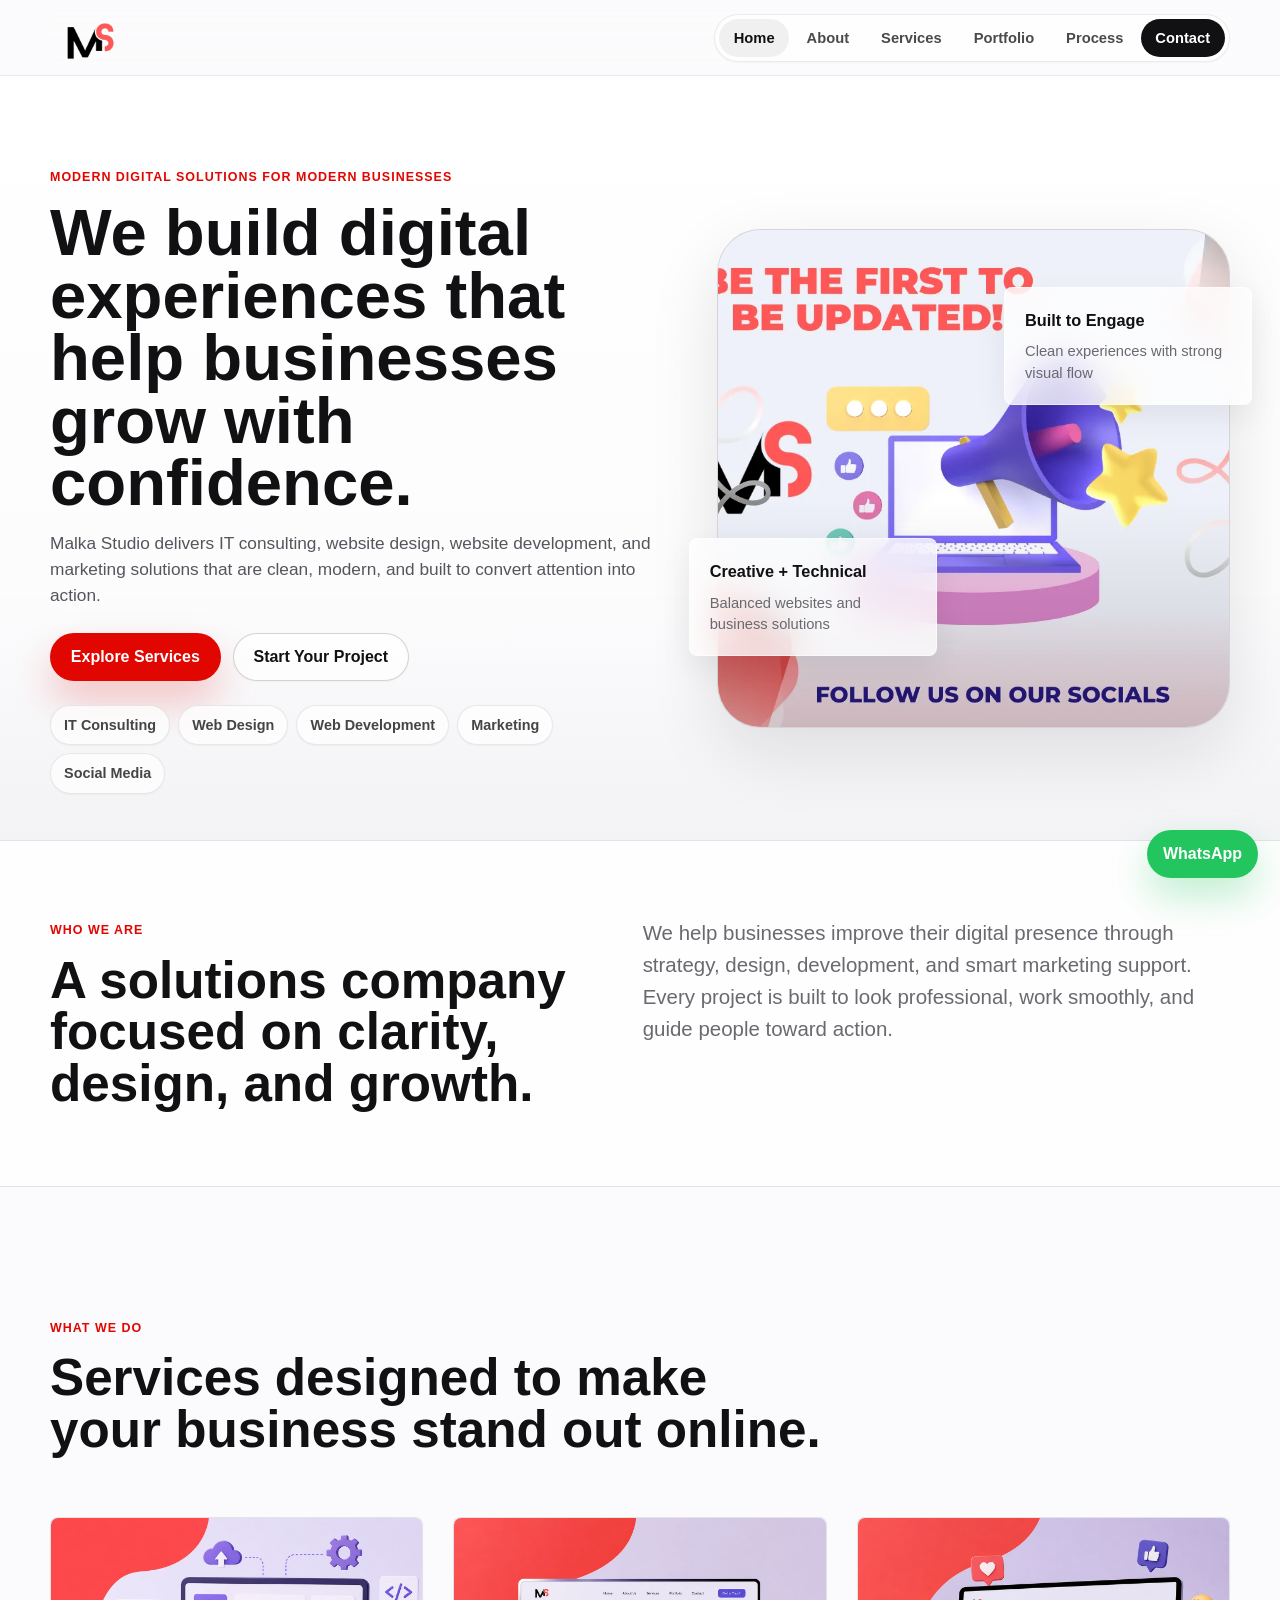
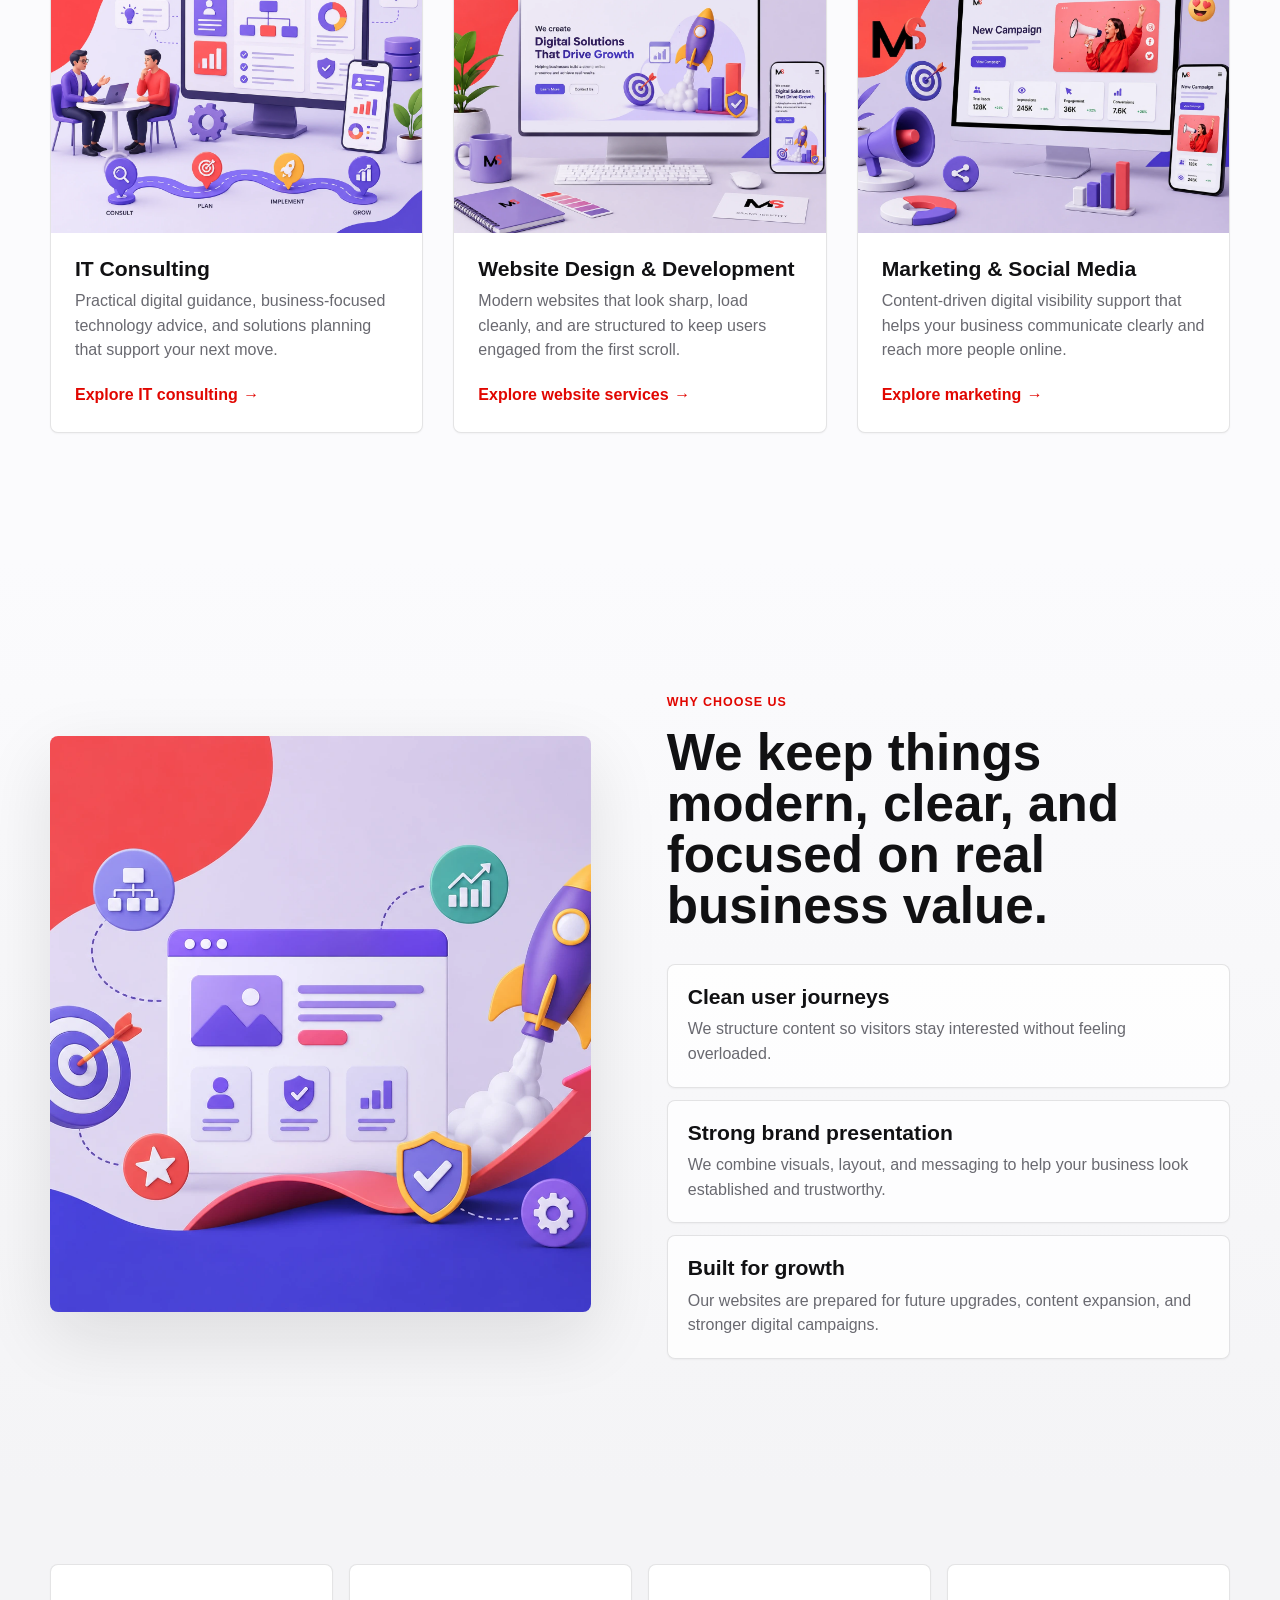
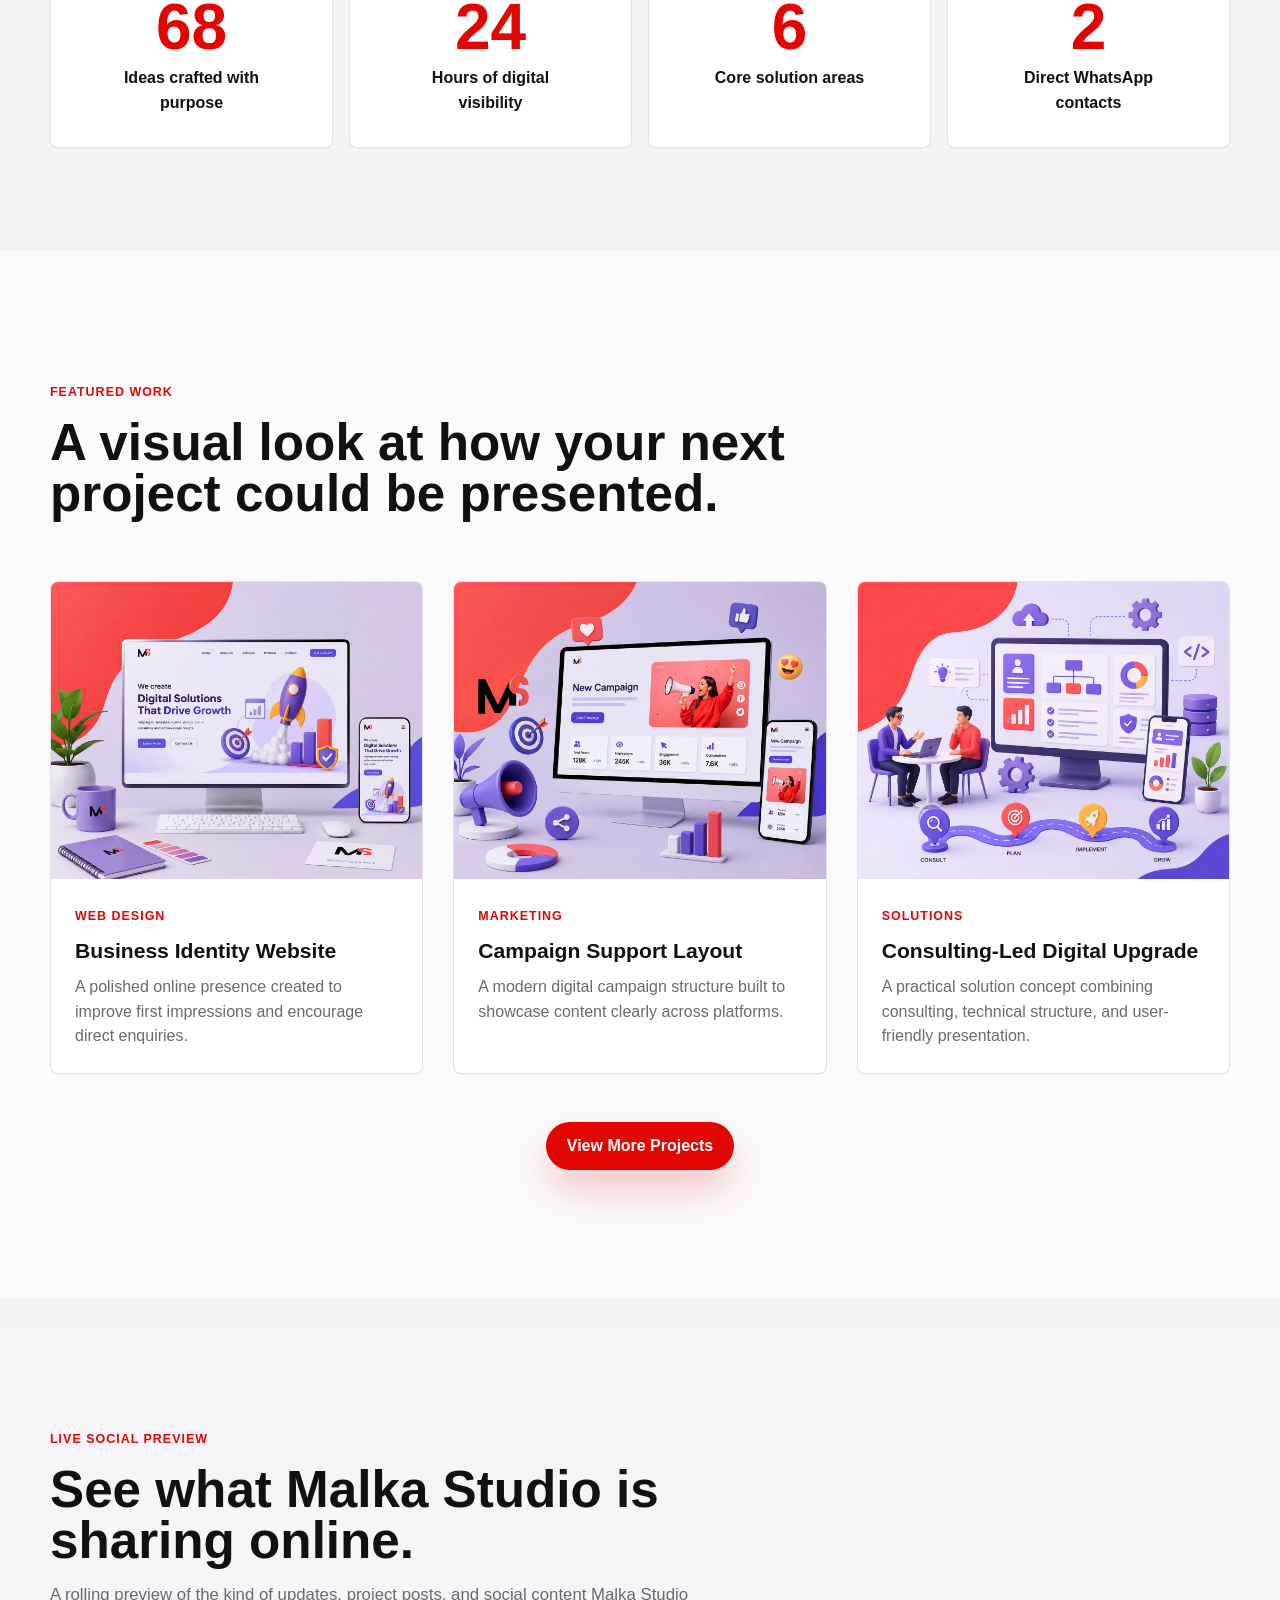
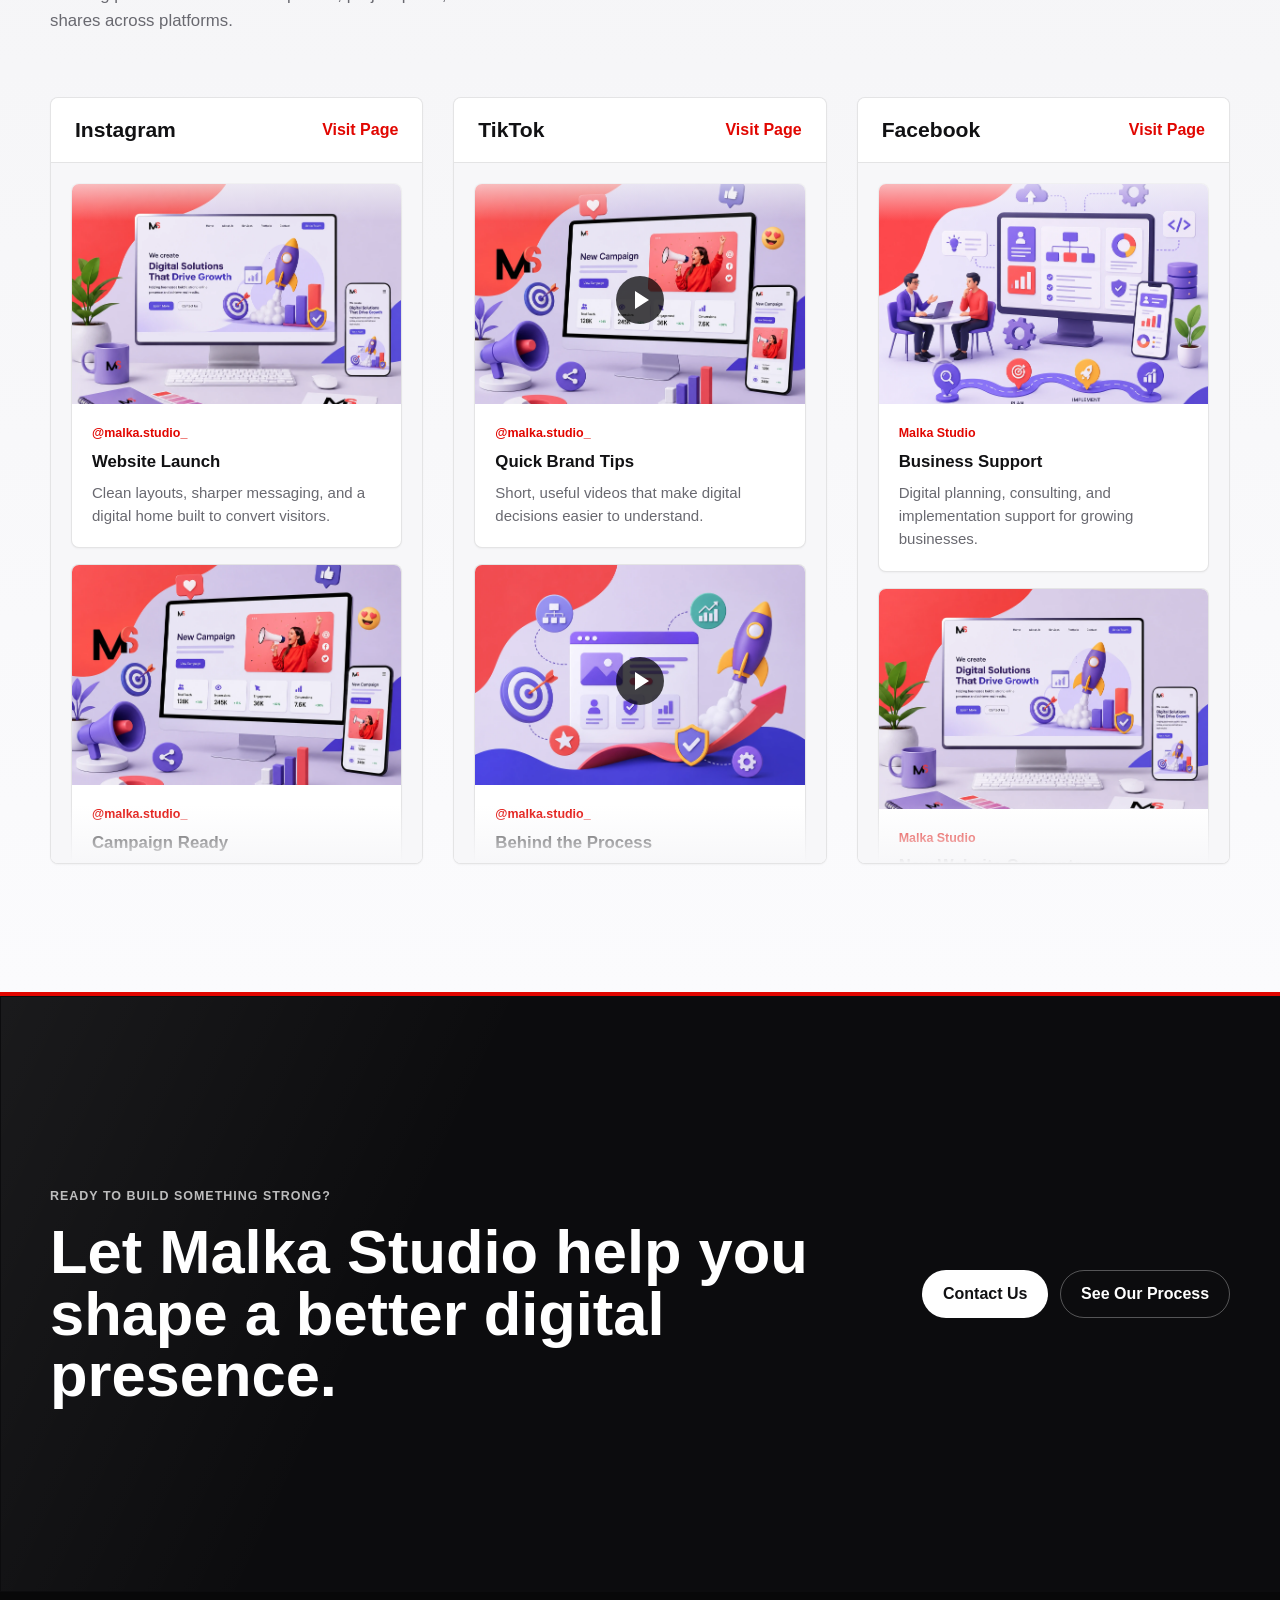
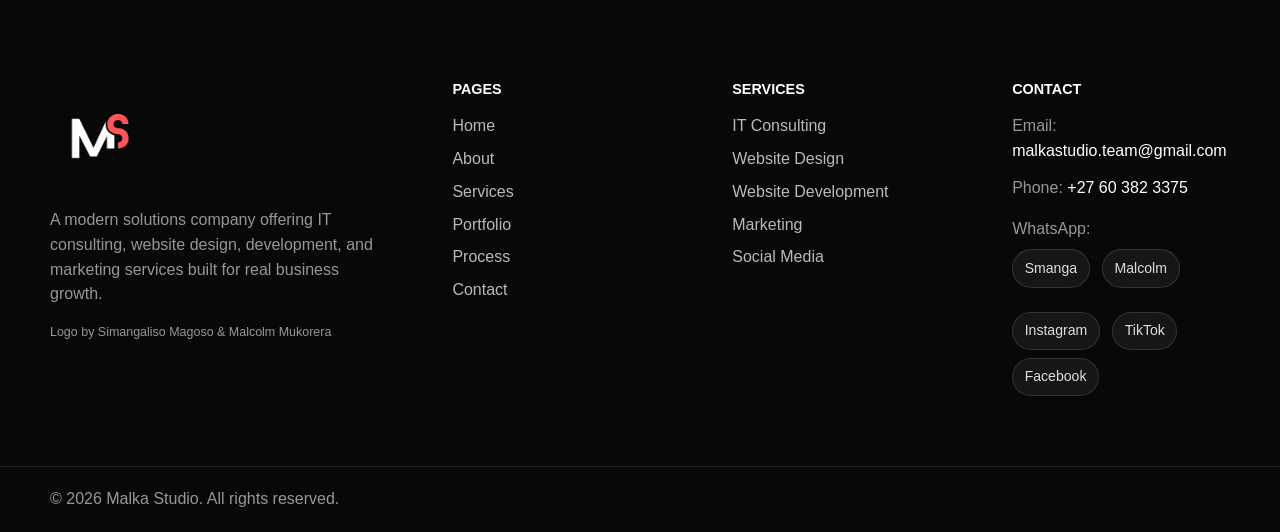
<file: index.html>
<!DOCTYPE html>
<html lang="en">
<head>
  <meta charset="UTF-8" />
  <meta name="viewport" content="width=device-width, initial-scale=1.0" />
  <base href="/" />

  <title>Malka Studio | IT Consulting, Web Design & Digital Solutions</title>
  <meta
    name="description"
    content="Malka Studio is a modern solutions company offering IT consulting, website design, website development, marketing, and social media marketing services."
  />
  <meta
    name="keywords"
    content="Malka Studio, IT consulting, website design, website development, social media marketing, digital solutions"
  />
  <meta name="author" content="Malka Studio" />

  <meta property="og:title" content="Malka Studio | Modern Digital Solutions" />
  <meta
    property="og:description"
    content="Professional IT consulting, website design, website development, and marketing solutions for modern businesses."
  />
  <meta property="og:type" content="website" />
  <meta property="og:url" content="https://malkastudioza.com/" />
  <meta property="og:image" content="https://malkastudioza.com/assets/images/logo-dark.webp" />

  <meta name="twitter:card" content="summary_large_image" />
  <meta name="twitter:title" content="Malka Studio | Modern Digital Solutions" />
  <meta
    name="twitter:description"
    content="Professional IT consulting, website design, website development, and marketing solutions for modern businesses."
  />
  <meta name="twitter:image" content="https://malkastudioza.com/assets/images/logo-dark.webp" />

  <link rel="canonical" href="https://malkastudioza.com/" />
  <link rel="icon" type="image/png" sizes="32x32" href="assets/images/favicon-32.png" />
  <link rel="icon" type="image/png" sizes="192x192" href="assets/images/favicon-192.png" />
  <link rel="apple-touch-icon" sizes="180x180" href="assets/images/apple-touch-icon.png" />
  <link rel="shortcut icon" href="assets/images/favicon.ico" />

  <link rel="stylesheet" href="css/global.css" />
  <link rel="stylesheet" href="css/home.css" />
  <link rel="preload" as="image" href="assets/images/placeholder-hero-1.webp" fetchpriority="high" />

<script type="application/ld+json">
{
  "@context": "https://schema.org",
  "@type": "ProfessionalService",

  "name": "Malka Studio",
  "url": "https://malkastudioza.com/",
  "logo": "https://malkastudioza.com/assets/images/logo-dark.webp",
  "image": "https://malkastudioza.com/assets/images/logo-dark.webp",

  "description": "Malka Studio is a modern IT consulting, website design, website development, and digital marketing solutions company.",

  "telephone": "+27603823375",
  "email": "malkastudio.team@gmail.com",

  "address": {
    "@type": "PostalAddress",
    "addressLocality": "Pietermaritzburg",
    "addressRegion": "KwaZulu-Natal",
    "addressCountry": "ZA"
  },

  "areaServed": {
    "@type": "Country",
    "name": "South Africa"
  },

  "sameAs": [
    "https://www.instagram.com/malka.studio_/"
  ]
}
</script>
</head>
<body data-page="home">
  <!-- Shared Header Loads Here -->
  <div id="header-placeholder"></div>

  <main id="main-content">
    <!-- Hero Section -->
    <section class="hero section">
      <div class="container hero-grid">
        <div class="hero-copy reveal">
          <p class="eyebrow">Modern digital solutions for modern businesses</p>
          <h1>We build digital experiences that help businesses grow with confidence.</h1>
          <p class="lead">
            Malka Studio delivers IT consulting, website design, website development,
            and marketing solutions that are clean, modern, and built to convert
            attention into action.
          </p>

          <div class="hero-actions">
            <a href="/services" class="btn btn-primary">Explore Services</a>
            <a href="/contact" class="btn btn-secondary">Start Your Project</a>
          </div>

          <div class="hero-badges">
            <span>IT Consulting</span>
            <span>Web Design</span>
            <span>Web Development</span>
            <span>Marketing</span>
            <span>Social Media</span>
          </div>
        </div>

        <div class="hero-visual reveal">
          <div class="hero-slider">
            <img
              src="assets/images/placeholder-hero-1.webp"
              alt="Malka Studio digital solutions showcase 1"
              class="slide active"
              loading="eager"
              fetchpriority="high"
              width="940"
              height="788"
            />
            <img
              src="assets/images/placeholder-hero-2.webp"
              alt="Malka Studio digital solutions showcase 2"
              class="slide"
              loading="lazy"
              width="940"
              height="788"
            />
            <img
              src="assets/images/placeholder-hero-3.webp"
              alt="Malka Studio digital solutions showcase 3"
              class="slide"
              loading="lazy"
              width="1254"
              height="1254"
            />
          </div>

          <div class="floating-card card-a">
            <strong>Creative + Technical</strong>
            <span>Balanced websites and business solutions</span>
          </div>

          <div class="floating-card card-b">
            <strong>Built to Engage</strong>
            <span>Clean experiences with strong visual flow</span>
          </div>
        </div>
      </div>
    </section>

    <!-- Intro Strip -->
    <section class="section intro-strip">
      <div class="container intro-strip-grid reveal">
        <div>
          <p class="section-label">Who we are</p>
          <h2>A solutions company focused on clarity, design, and growth.</h2>
        </div>
        <div>
          <p>
            We help businesses improve their digital presence through strategy,
            design, development, and smart marketing support. Every project is built
            to look professional, work smoothly, and guide people toward action.
          </p>
        </div>
      </div>
    </section>

    <!-- Services Preview -->
    <section class="section services-preview">
      <div class="container">
        <div class="section-heading reveal">
          <p class="section-label">What we do</p>
          <h2>Services designed to make your business stand out online.</h2>
        </div>

        <div class="service-cards">
          <article class="service-card reveal">
            <img
              src="assets/images/consultant.webp"
              alt="IT consulting service"
              loading="lazy"
            />
            <h3>IT Consulting</h3>
            <p>
              Practical digital guidance, business-focused technology advice, and
              solutions planning that support your next move.
            </p>
            <a href="/services#it-consulting">Explore IT consulting</a>
          </article>

          <article class="service-card reveal">
            <img
              src="assets/images/website-1.webp"
              alt="Website design and development service"
              loading="lazy"
            />
            <h3>Website Design & Development</h3>
            <p>
              Modern websites that look sharp, load cleanly, and are structured to
              keep users engaged from the first scroll.
            </p>
            <a href="/services#web-design">Explore website services</a>
          </article>

          <article class="service-card reveal">
            <img
              src="assets/images/marketing.webp"
              alt="Marketing and social media service"
              loading="lazy"
            />
            <h3>Marketing & Social Media</h3>
            <p>
              Content-driven digital visibility support that helps your business
              communicate clearly and reach more people online.
            </p>
            <a href="/services#marketing">Explore marketing</a>
          </article>
        </div>
      </div>
    </section>

    <!-- Why Choose Us -->
    <section class="section why-us">
      <div class="container why-grid">
        <div class="why-image reveal">
          <img
            src="assets/images/About-p.webp"
            alt="Team planning creative business solutions"
            loading="lazy"
          />
        </div>

        <div class="why-copy reveal">
          <p class="section-label">Why choose us</p>
          <h2>We keep things modern, clear, and focused on real business value.</h2>

          <div class="feature-list">
            <div>
              <h3>Clean user journeys</h3>
              <p>
                We structure content so visitors stay interested without feeling
                overloaded.
              </p>
            </div>

            <div>
              <h3>Strong brand presentation</h3>
              <p>
                We combine visuals, layout, and messaging to help your business look
                established and trustworthy.
              </p>
            </div>

            <div>
              <h3>Built for growth</h3>
              <p>
                Our websites are prepared for future upgrades, content expansion, and
                stronger digital campaigns.
              </p>
            </div>
          </div>
        </div>
      </div>
    </section>

    <!-- Stats -->
    <section class="section stats-section">
      <div class="container">
        <div class="stats-grid reveal">
          <div class="stat-box">
            <span class="counter" data-target="100">0</span>
            <p>Ideas crafted with purpose</p>
          </div>

          <div class="stat-box">
            <span class="counter" data-target="24">0</span>
            <p>Hours of digital visibility</p>
          </div>

          <div class="stat-box">
            <span class="counter" data-target="6">0</span>
            <p>Core solution areas</p>
          </div>

          <div class="stat-box">
            <span class="counter" data-target="2">0</span>
            <p>Direct WhatsApp contacts</p>
          </div>
        </div>
      </div>
    </section>

    <!-- Portfolio Preview -->
    <section class="section portfolio-preview">
      <div class="container">
        <div class="section-heading reveal">
          <p class="section-label">Featured work</p>
          <h2>A visual look at how your next project could be presented.</h2>
        </div>

        <div class="portfolio-grid">
          <article class="project-card reveal">
            <img
              src="assets/images/website-1.webp"
              alt="Business website project preview"
              loading="lazy"
            />
            <div class="project-content">
              <span>Web Design</span>
              <h3>Business Identity Website</h3>
              <p>
                A polished online presence created to improve first impressions and
                encourage direct enquiries.
              </p>
            </div>
          </article>

          <article class="project-card reveal">
            <img
              src="assets/images/marketing.webp"
              alt="Marketing campaign project preview"
              loading="lazy"
            />
            <div class="project-content">
              <span>Marketing</span>
              <h3>Campaign Support Layout</h3>
              <p>
                A modern digital campaign structure built to showcase content clearly
                across platforms.
              </p>
            </div>
          </article>

          <article class="project-card reveal">
            <img
              src="assets/images/consultant.webp"
              alt="IT consulting project preview"
              loading="lazy"
            />
            <div class="project-content">
              <span>Solutions</span>
              <h3>Consulting-Led Digital Upgrade</h3>
              <p>
                A practical solution concept combining consulting, technical
                structure, and user-friendly presentation.
              </p>
            </div>
          </article>
        </div>

        <div class="section-cta reveal">
          <a href="/portfolio" class="btn btn-primary">View More Projects</a>
        </div>
      </div>
    </section>

    <!-- Social Media Preview -->
  <section class="section social-live-section">
  <div class="container">
    <div class="section-heading reveal">
      <p class="section-label">Live Social Preview</p>
      <h2>See what Malka Studio is sharing online.</h2>
      <p>
        A rolling preview of the kind of updates, project posts, and social content
        Malka Studio shares across platforms.
      </p>
    </div>

    <div class="social-live-grid">

      <!-- Instagram Preview Window -->
      <article class="social-window reveal">
        <div class="social-window-header">
          <h3>Instagram</h3>
          <a href="https://www.instagram.com/malka.studio_/" target="_blank" rel="noopener noreferrer">Visit Page</a>
        </div>

        <div class="social-window-body social-preview-feed">
          <div class="social-post-track instagram-track">
            <article class="social-post-card">
              <img src="assets/images/website-1.webp" alt="Website launch preview" loading="lazy" />
              <div>
                <span>@malka.studio_</span>
                <h4>Website Launch</h4>
                <p>Clean layouts, sharper messaging, and a digital home built to convert visitors.</p>
              </div>
            </article>
            <article class="social-post-card">
              <img src="assets/images/marketing.webp" alt="Marketing campaign preview" loading="lazy" />
              <div>
                <span>@malka.studio_</span>
                <h4>Campaign Ready</h4>
                <p>Content ideas shaped for visibility across Instagram, TikTok, and Facebook.</p>
              </div>
            </article>
            <article class="social-post-card">
              <img src="assets/images/consultant.webp" alt="Consulting work preview" loading="lazy" />
              <div>
                <span>@malka.studio_</span>
                <h4>Digital Strategy</h4>
                <p>Practical tech guidance for brands that want smoother online systems.</p>
              </div>
            </article>
            <article class="social-post-card" aria-hidden="true">
              <img src="assets/images/website-1.webp" alt="" loading="lazy" />
              <div>
                <span>@malka.studio_</span>
                <h4>Website Launch</h4>
                <p>Clean layouts, sharper messaging, and a digital home built to convert visitors.</p>
              </div>
            </article>
            <article class="social-post-card" aria-hidden="true">
              <img src="assets/images/marketing.webp" alt="" loading="lazy" />
              <div>
                <span>@malka.studio_</span>
                <h4>Campaign Ready</h4>
                <p>Content ideas shaped for visibility across Instagram, TikTok, and Facebook.</p>
              </div>
            </article>
            <article class="social-post-card" aria-hidden="true">
              <img src="assets/images/consultant.webp" alt="" loading="lazy" />
              <div>
                <span>@malka.studio_</span>
                <h4>Digital Strategy</h4>
                <p>Practical tech guidance for brands that want smoother online systems.</p>
              </div>
            </article>
          </div>
        </div>
      </article>

      <!-- TikTok Preview Window -->
      <article class="social-window reveal">
        <div class="social-window-header">
          <h3>TikTok</h3>
          <a href="https://www.tiktok.com/@malka.studio_" target="_blank" rel="noopener noreferrer">Visit Page</a>
        </div>

        <div class="social-window-body social-preview-feed">
          <div class="social-post-track tiktok-track">
            <article class="social-post-card video-style">
              <img src="assets/images/marketing.webp" alt="Short-form marketing video preview" loading="lazy" />
              <div>
                <span>@malka.studio_</span>
                <h4>Quick Brand Tips</h4>
                <p>Short, useful videos that make digital decisions easier to understand.</p>
              </div>
            </article>
            <article class="social-post-card video-style">
              <img src="assets/images/About-p.webp" alt="Studio process video preview" loading="lazy" />
              <div>
                <span>@malka.studio_</span>
                <h4>Behind the Process</h4>
                <p>A look at how we shape service ideas into polished client experiences.</p>
              </div>
            </article>
            <article class="social-post-card video-style">
              <img src="assets/images/about-pic.webp" alt="Business solution video preview" loading="lazy" />
              <div>
                <span>@malka.studio_</span>
                <h4>Design Breakdowns</h4>
                <p>Simple before-and-after thinking for stronger websites and content.</p>
              </div>
            </article>
            <article class="social-post-card video-style" aria-hidden="true">
              <img src="assets/images/marketing.webp" alt="" loading="lazy" />
              <div>
                <span>@malka.studio_</span>
                <h4>Quick Brand Tips</h4>
                <p>Short, useful videos that make digital decisions easier to understand.</p>
              </div>
            </article>
            <article class="social-post-card video-style" aria-hidden="true">
              <img src="assets/images/About-p.webp" alt="" loading="lazy" />
              <div>
                <span>@malka.studio_</span>
                <h4>Behind the Process</h4>
                <p>A look at how we shape service ideas into polished client experiences.</p>
              </div>
            </article>
            <article class="social-post-card video-style" aria-hidden="true">
              <img src="assets/images/about-pic.webp" alt="" loading="lazy" />
              <div>
                <span>@malka.studio_</span>
                <h4>Design Breakdowns</h4>
                <p>Simple before-and-after thinking for stronger websites and content.</p>
              </div>
            </article>
          </div>
        </div>
      </article>

      <!-- Facebook Preview Window -->
      <article class="social-window reveal">
        <div class="social-window-header">
          <h3>Facebook</h3>
          <a href="https://www.facebook.com/malkastudio" target="_blank" rel="noopener noreferrer">Visit Page</a>
        </div>

        <div class="social-window-body social-preview-feed">
          <div class="social-post-track facebook-track">
            <article class="social-post-card">
              <img src="assets/images/consultant.webp" alt="Business consulting Facebook post preview" loading="lazy" />
              <div>
                <span>Malka Studio</span>
                <h4>Business Support</h4>
                <p>Digital planning, consulting, and implementation support for growing businesses.</p>
              </div>
            </article>
            <article class="social-post-card">
              <img src="assets/images/website-1.webp" alt="Website design Facebook post preview" loading="lazy" />
              <div>
                <span>Malka Studio</span>
                <h4>New Website Concepts</h4>
                <p>Fresh layouts designed to help brands look trusted from the first click.</p>
              </div>
            </article>
            <article class="social-post-card">
              <img src="assets/images/marketing.webp" alt="Marketing Facebook post preview" loading="lazy" />
              <div>
                <span>Malka Studio</span>
                <h4>Marketing Momentum</h4>
                <p>Consistent content planning for businesses that want to stay visible.</p>
              </div>
            </article>
            <article class="social-post-card" aria-hidden="true">
              <img src="assets/images/consultant.webp" alt="" loading="lazy" />
              <div>
                <span>Malka Studio</span>
                <h4>Business Support</h4>
                <p>Digital planning, consulting, and implementation support for growing businesses.</p>
              </div>
            </article>
            <article class="social-post-card" aria-hidden="true">
              <img src="assets/images/website-1.webp" alt="" loading="lazy" />
              <div>
                <span>Malka Studio</span>
                <h4>New Website Concepts</h4>
                <p>Fresh layouts designed to help brands look trusted from the first click.</p>
              </div>
            </article>
            <article class="social-post-card" aria-hidden="true">
              <img src="assets/images/marketing.webp" alt="" loading="lazy" />
              <div>
                <span>Malka Studio</span>
                <h4>Marketing Momentum</h4>
                <p>Consistent content planning for businesses that want to stay visible.</p>
              </div>
            </article>
          </div>
        </div>
      </article>

    </div>
  </div>
</section>

    <!-- CTA Banner -->
    <section class="section cta-banner">
      <div class="container cta-banner-inner reveal">
        <div>
          <p class="section-label light">Ready to build something strong?</p>
          <h2>Let Malka Studio help you shape a better digital presence.</h2>
        </div>

        <div class="cta-actions">
          <a href="/contact" class="btn btn-light">Contact Us</a>
          <a href="/process" class="btn btn-outline-light">See Our Process</a>
        </div>
      </div>
    </section>
  </main>

  <!-- Shared Footer Loads Here -->
  <div id="footer-placeholder"></div>

  <!-- Back To Top -->
  <button id="backToTop" class="back-to-top" aria-label="Back to top">↑</button>

  <!-- WhatsApp Floating Widget -->
  <div class="whatsapp-widget">
    <button
      id="whatsappToggle"
      class="whatsapp-toggle"
      aria-label="Open WhatsApp contact options"
      type="button"
    >
      <span>WhatsApp</span>
    </button>

    <div id="whatsappMenu" class="whatsapp-menu">
      <a href="https://wa.me/+27810630088" target="_blank" rel="noopener noreferrer">
        Chat with Smanga
      </a>
      <a href="https://wa.me/+27603823375" target="_blank" rel="noopener noreferrer">
        Chat with Malcolm
      </a>
    </div>
  </div>

  <script src="js/main.js" defer></script>
</body>
</html>
</file>
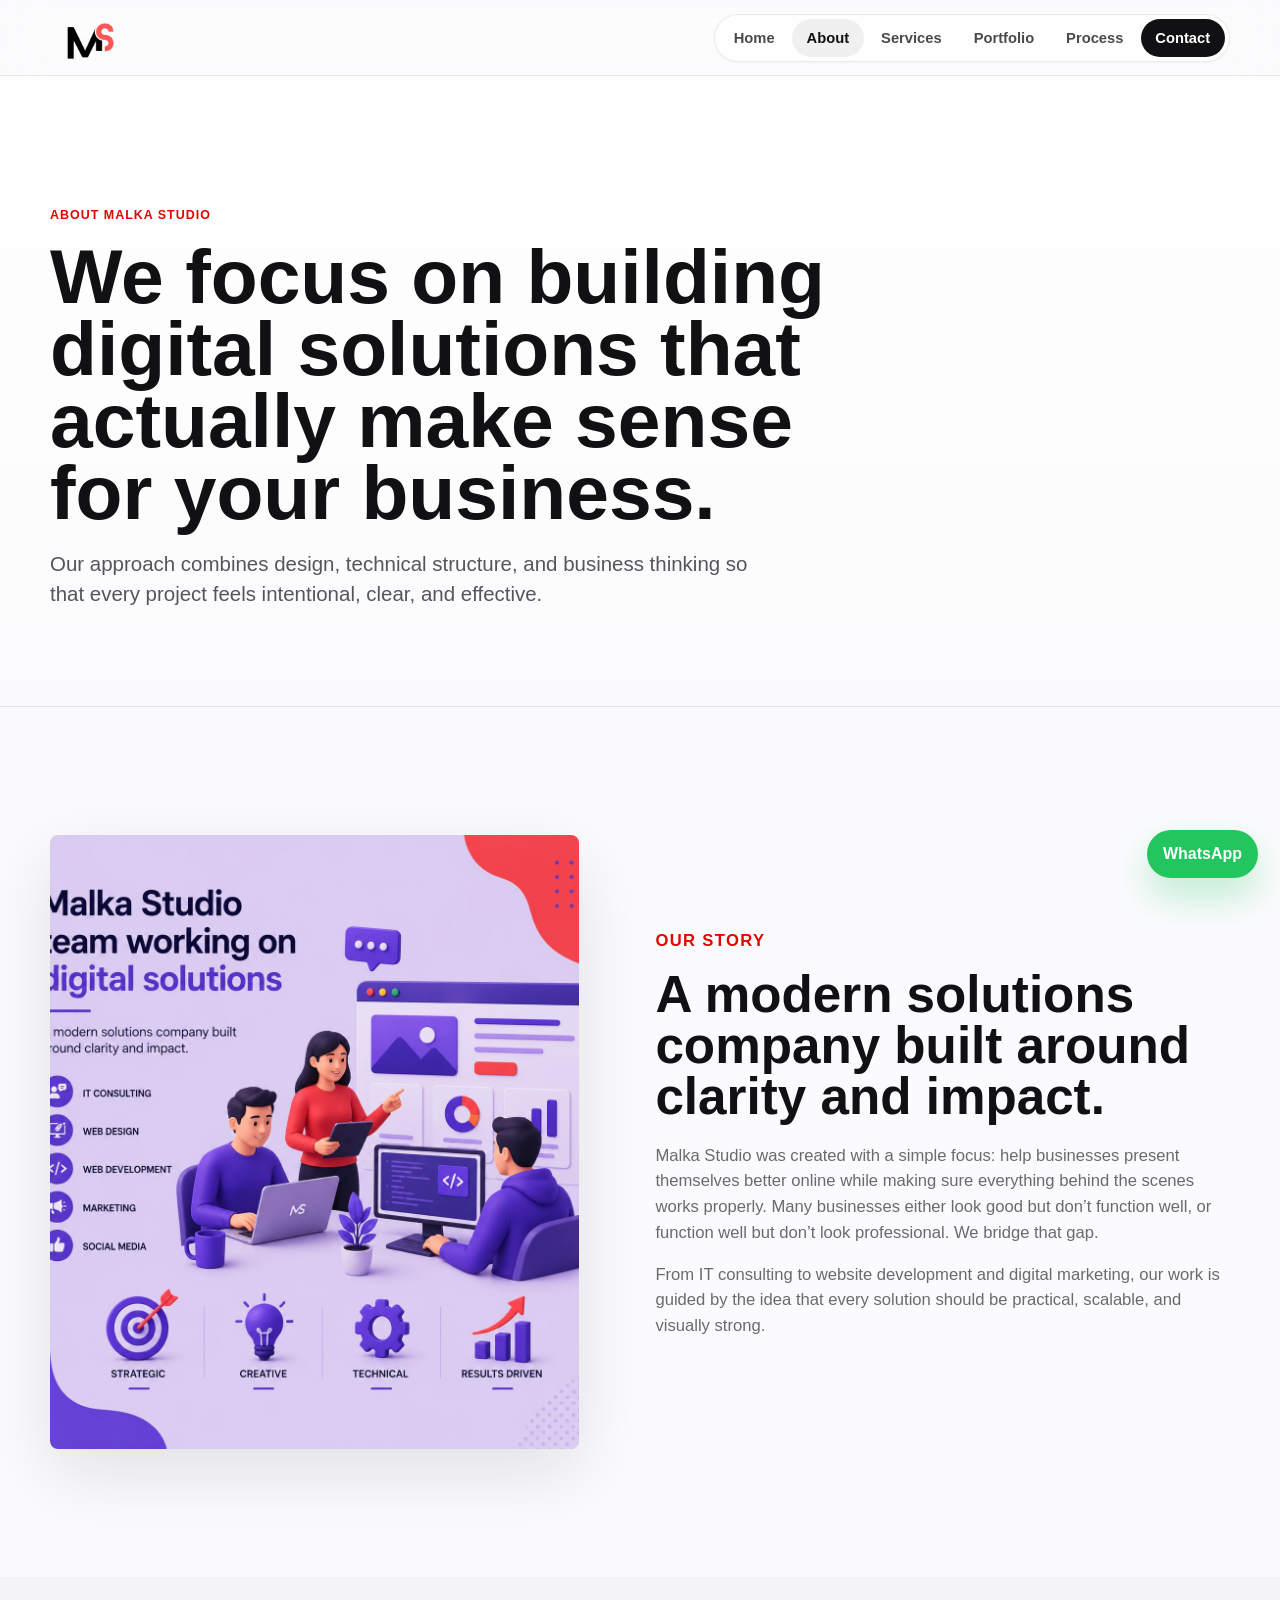
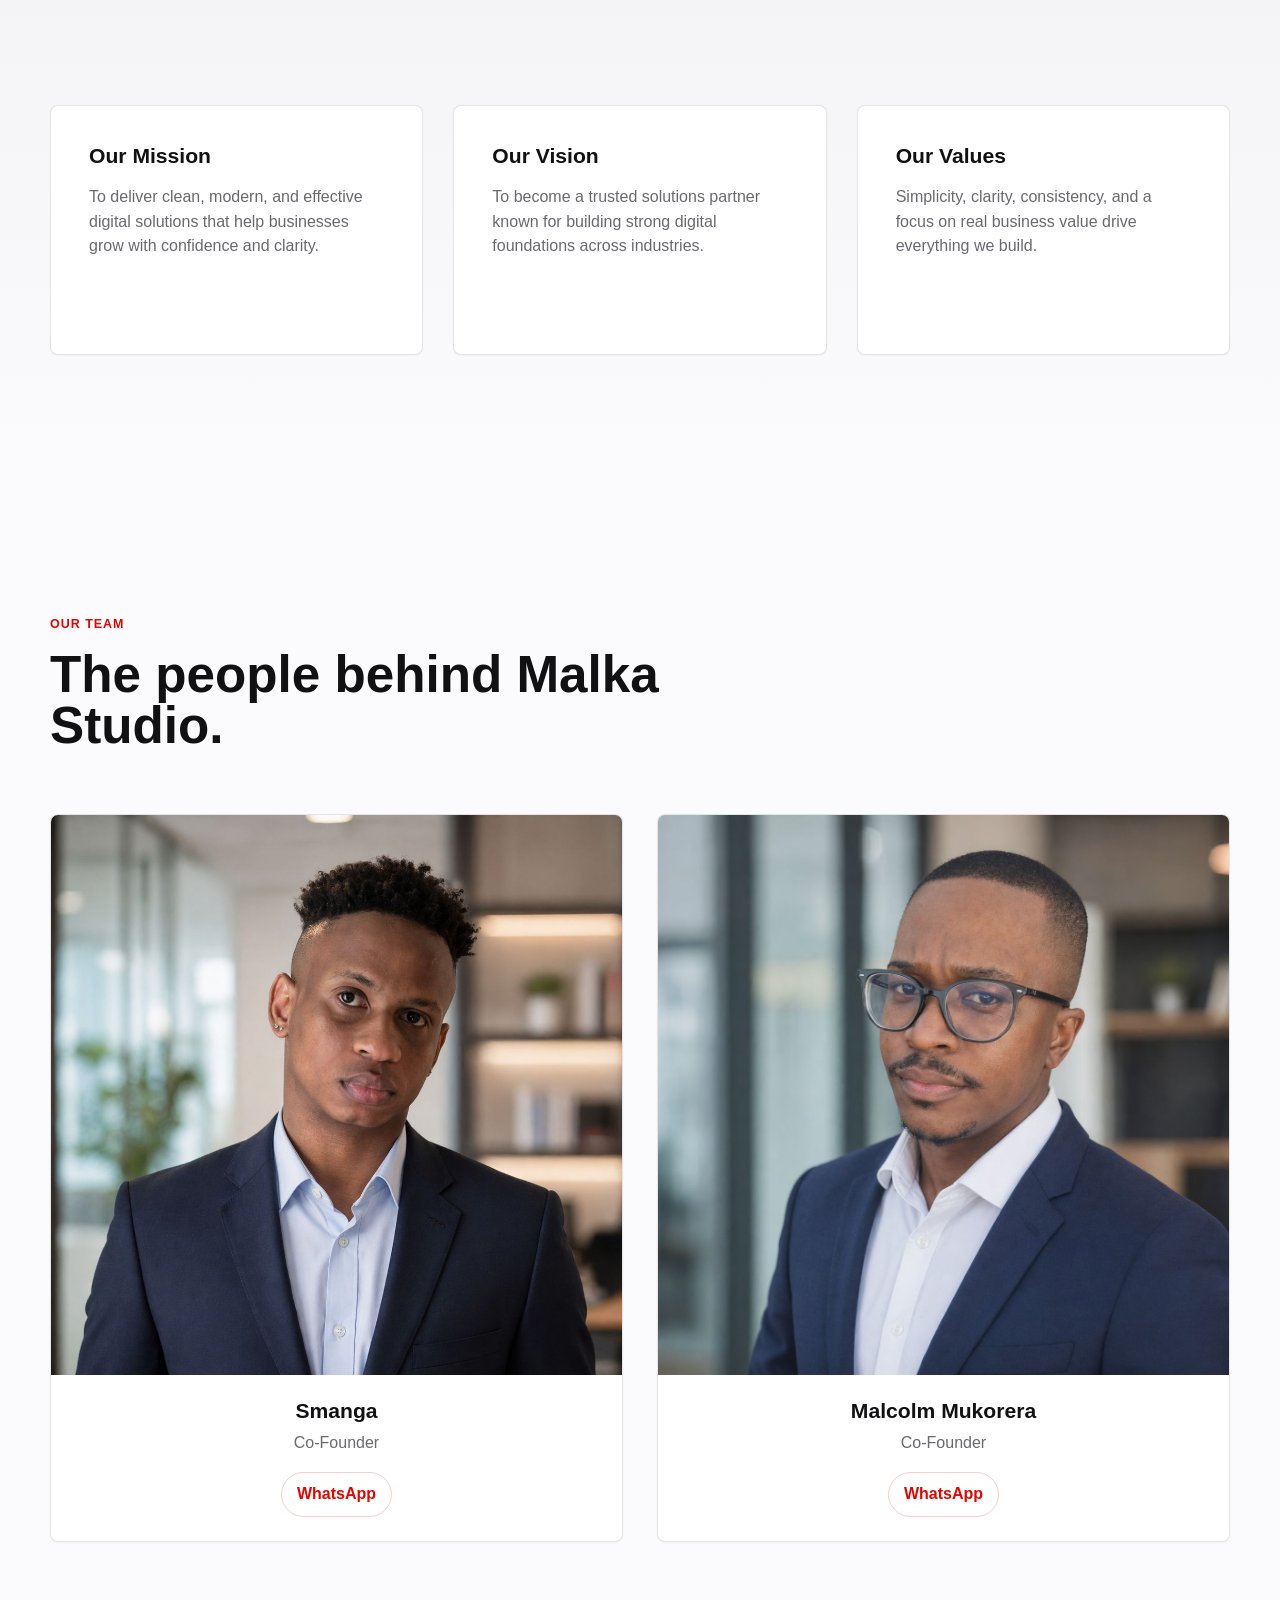
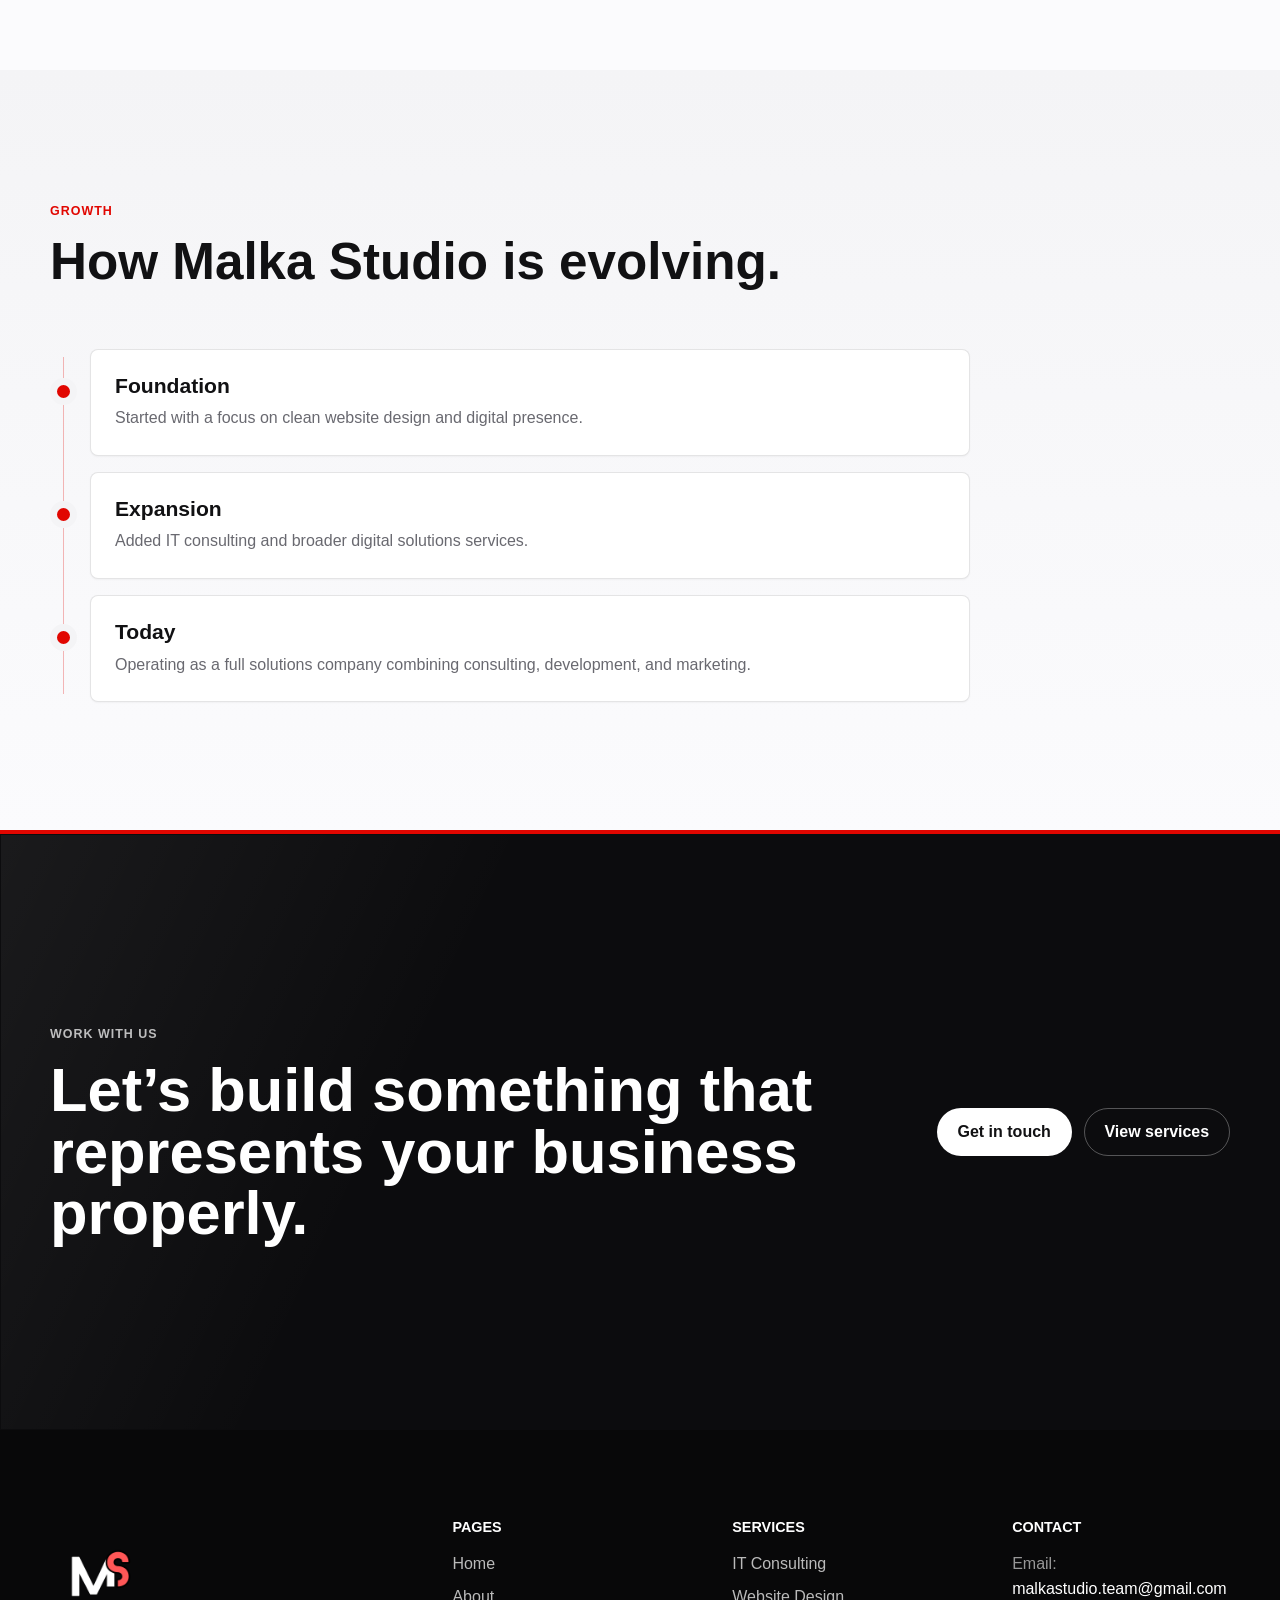
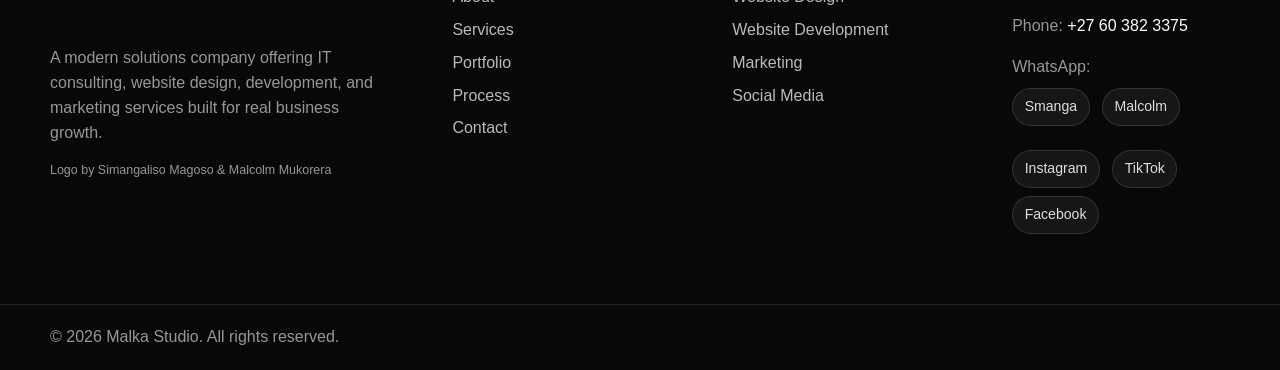
<file: about/index.html>
<!DOCTYPE html>
<html lang="en">
<head>
  <meta charset="UTF-8" />
  <meta name="viewport" content="width=device-width, initial-scale=1.0" />
  <base href="/" />

  <title>About Us | Malka Studio</title>
  <meta
    name="description"
    content="Learn more about Malka Studio, a modern solutions company offering IT consulting, website design, development, and marketing services."
  />
  <meta property="og:title" content="About Us | Malka Studio" />
  <meta property="og:description" content="Learn more about Malka Studio, a modern solutions company offering IT consulting, website design, development, and marketing services." />
  <meta property="og:type" content="website" />
  <meta property="og:url" content="https://malkastudioza.com/about" />
  <meta property="og:image" content="https://malkastudioza.com/assets/images/logo-dark.webp" />
  <meta name="twitter:card" content="summary_large_image" />
  <meta name="twitter:title" content="About Us | Malka Studio" />
  <meta name="twitter:description" content="Learn more about Malka Studio, a modern solutions company offering IT consulting, website design, development, and marketing services." />
  <meta name="twitter:image" content="https://malkastudioza.com/assets/images/logo-dark.webp" />

  <link rel="canonical" href="https://malkastudioza.com/about" />
  <link rel="icon" type="image/png" sizes="32x32" href="assets/images/favicon-32.png" />
  <link rel="icon" type="image/png" sizes="192x192" href="assets/images/favicon-192.png" />
  <link rel="apple-touch-icon" sizes="180x180" href="assets/images/apple-touch-icon.png" />
  <link rel="shortcut icon" href="assets/images/favicon.ico" />

  <link rel="stylesheet" href="css/global.css" />
  <link rel="stylesheet" href="css/about.css" />
</head>
<body data-page="about">

  <!-- Shared Header -->
  <div id="header-placeholder"></div>

  <main id="main-content">
    <!-- Hero -->
    <section class="page-hero section">
      <div class="container">
        <p class="section-label">About Malka Studio</p>
        <h1>We focus on building digital solutions that actually make sense for your business.</h1>
        <p class="lead">
          Our approach combines design, technical structure, and business thinking so that every project
          feels intentional, clear, and effective.
        </p>
      </div>
    </section>

    <!-- Story -->
    <section class="section about-story">
      <div class="container about-grid">
        <div class="about-image reveal">
          <img
            src="assets/images/about-pic.webp"
            alt="Malka Studio team working on digital solutions"
            loading="lazy"
          />
        </div>

        <div class="about-content reveal">
          <p class="section-label">Our story</p>
          <h2>A modern solutions company built around clarity and impact.</h2>
          <p>
            Malka Studio was created with a simple focus: help businesses present themselves better online
            while making sure everything behind the scenes works properly. Many businesses either look good
            but don’t function well, or function well but don’t look professional. We bridge that gap.
          </p>
          <p>
            From IT consulting to website development and digital marketing, our work is guided by the idea
            that every solution should be practical, scalable, and visually strong.
          </p>
        </div>
      </div>
    </section>

    <!-- Mission Vision Values -->
    <section class="section mvv-section">
      <div class="container mvv-grid">

        <div class="mvv-card reveal">
          <h3>Our Mission</h3>
          <p>
            To deliver clean, modern, and effective digital solutions that help businesses grow with
            confidence and clarity.
          </p>
        </div>

        <div class="mvv-card reveal">
          <h3>Our Vision</h3>
          <p>
            To become a trusted solutions partner known for building strong digital foundations across
            industries.
          </p>
        </div>

        <div class="mvv-card reveal">
          <h3>Our Values</h3>
          <p>
            Simplicity, clarity, consistency, and a focus on real business value drive everything we build.
          </p>
        </div>

      </div>
    </section>

    <!-- Team -->
    <section class="section team-section">
      <div class="container">
        <div class="section-heading reveal">
          <p class="section-label">Our team</p>
          <h2>The people behind Malka Studio.</h2>
        </div>

        <div class="team-grid">
          <div class="team-card reveal">
            <img
              src="assets/images/Smanga.jpeg"
              alt="Smanga - Malka Studio"
              loading="lazy"
            />
            <h3>Smanga</h3>
            <p>Co-Founder</p>
            <a href="https://wa.me/+27810630088" target="_blank" rel="noopener noreferrer">WhatsApp</a>
          </div>

          <div class="team-card reveal">
            <img
              src="assets/images/Malcolm.jpeg"
              alt="Malcolm - Malka Studio"
              loading="lazy"
            />
            <h3>Malcolm Mukorera</h3>
            <p>Co-Founder</p>
            <a href="https://wa.me/+27603823375" target="_blank" rel="noopener noreferrer">WhatsApp</a>
          </div>
        </div>
      </div>
    </section>

    <!-- Timeline -->
    <section class="section timeline-section">
      <div class="container">
        <div class="section-heading reveal">
          <p class="section-label">Growth</p>
          <h2>How Malka Studio is evolving.</h2>
        </div>

        <div class="timeline">
          <div class="timeline-item reveal">
            <h3>Foundation</h3>
            <p>Started with a focus on clean website design and digital presence.</p>
          </div>

          <div class="timeline-item reveal">
            <h3>Expansion</h3>
            <p>Added IT consulting and broader digital solutions services.</p>
          </div>

          <div class="timeline-item reveal">
            <h3>Today</h3>
            <p>
              Operating as a full solutions company combining consulting, development, and marketing.
            </p>
          </div>
        </div>
      </div>
    </section>

    <!-- CTA -->
    <section class="section cta-banner">
      <div class="container cta-banner-inner reveal">
        <div>
          <p class="section-label light">Work with us</p>
          <h2>Let’s build something that represents your business properly.</h2>
        </div>

        <div class="cta-actions">
          <a href="/contact" class="btn btn-light">Get in touch</a>
          <a href="/services" class="btn btn-outline-light">View services</a>
        </div>
      </div>
    </section>
  </main>

  <!-- Shared Footer -->
  <div id="footer-placeholder"></div>

  <!-- WhatsApp Widget -->
  <div class="whatsapp-widget">
    <button id="whatsappToggle" class="whatsapp-toggle" type="button" aria-label="Open WhatsApp contact options">WhatsApp</button>

    <div id="whatsappMenu" class="whatsapp-menu">
      <a href="https://wa.me/+27810630088" target="_blank" rel="noopener noreferrer">
        Chat with Smanga
      </a>
      <a href="https://wa.me/+27603823375" target="_blank" rel="noopener noreferrer">
        Chat with Malcolm
      </a>
    </div>
  </div>

  <script src="js/main.js" defer></script>
</body>
</html>
</file>
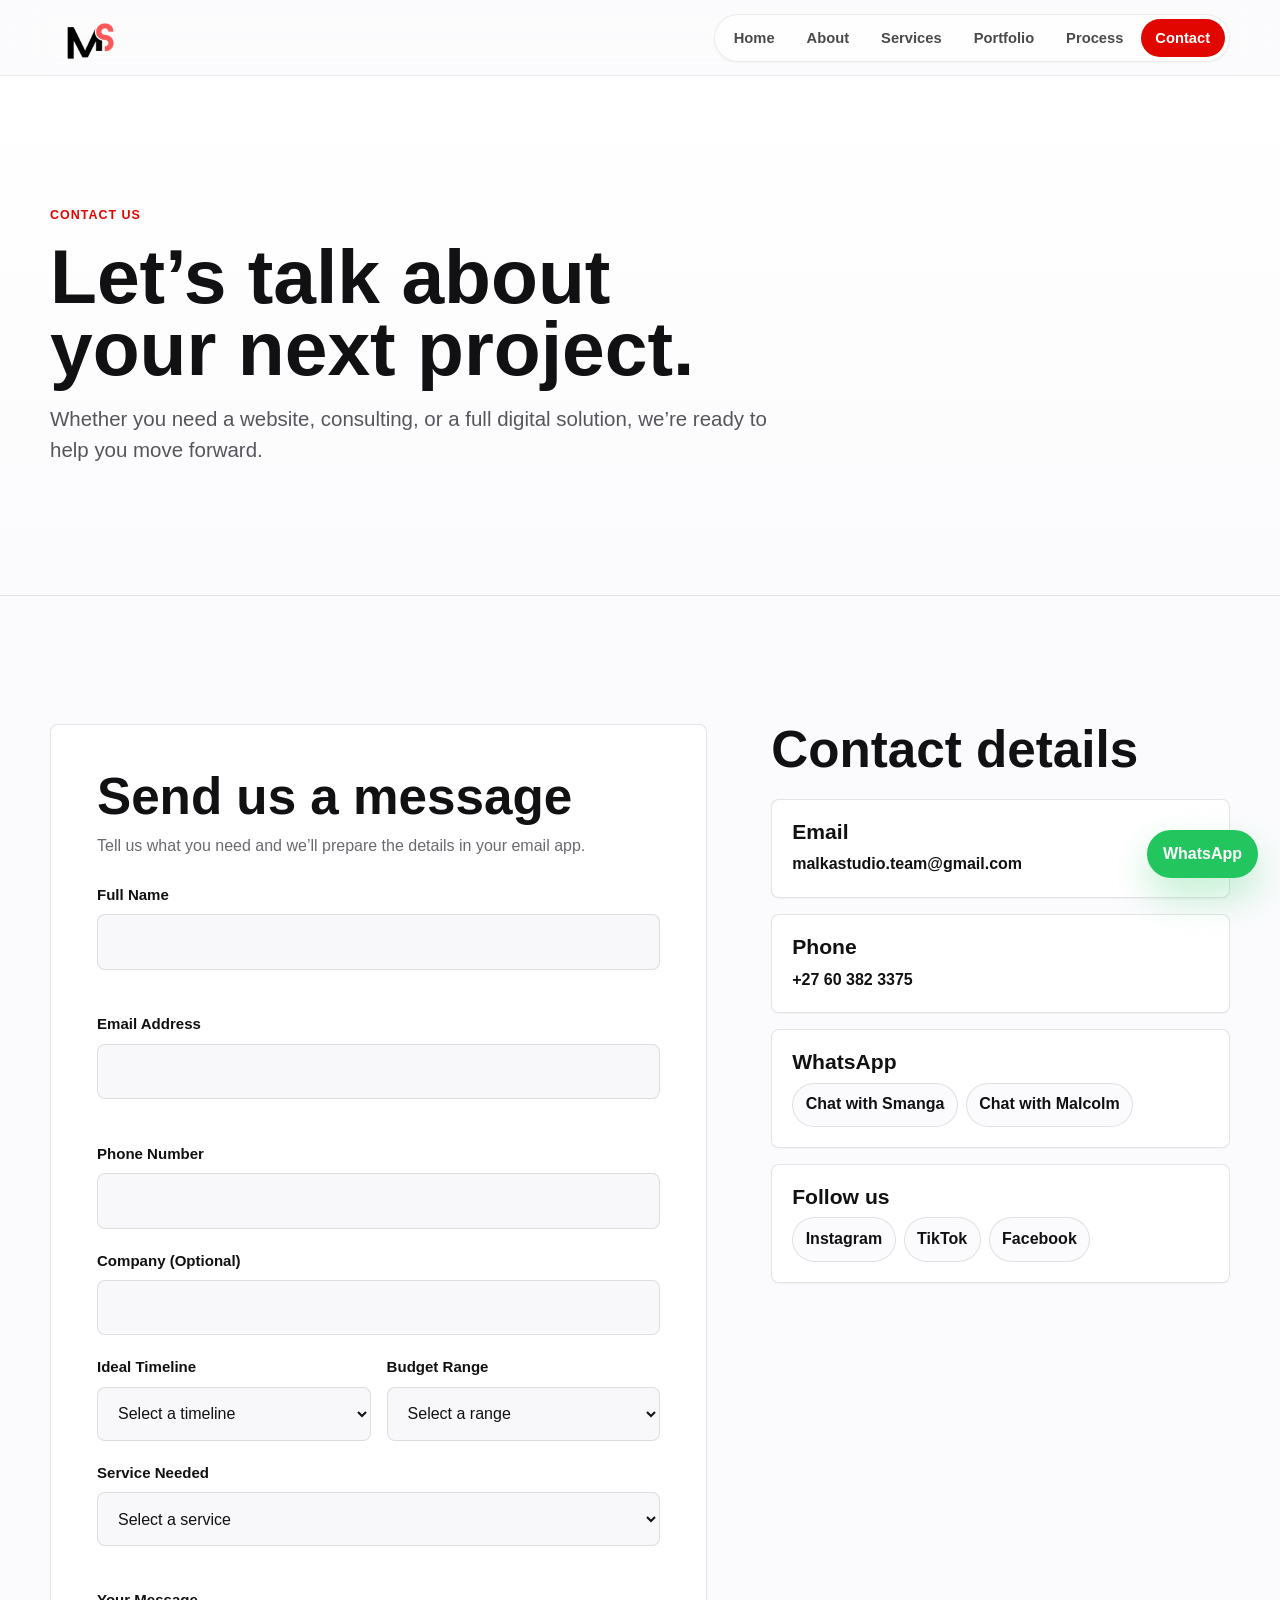
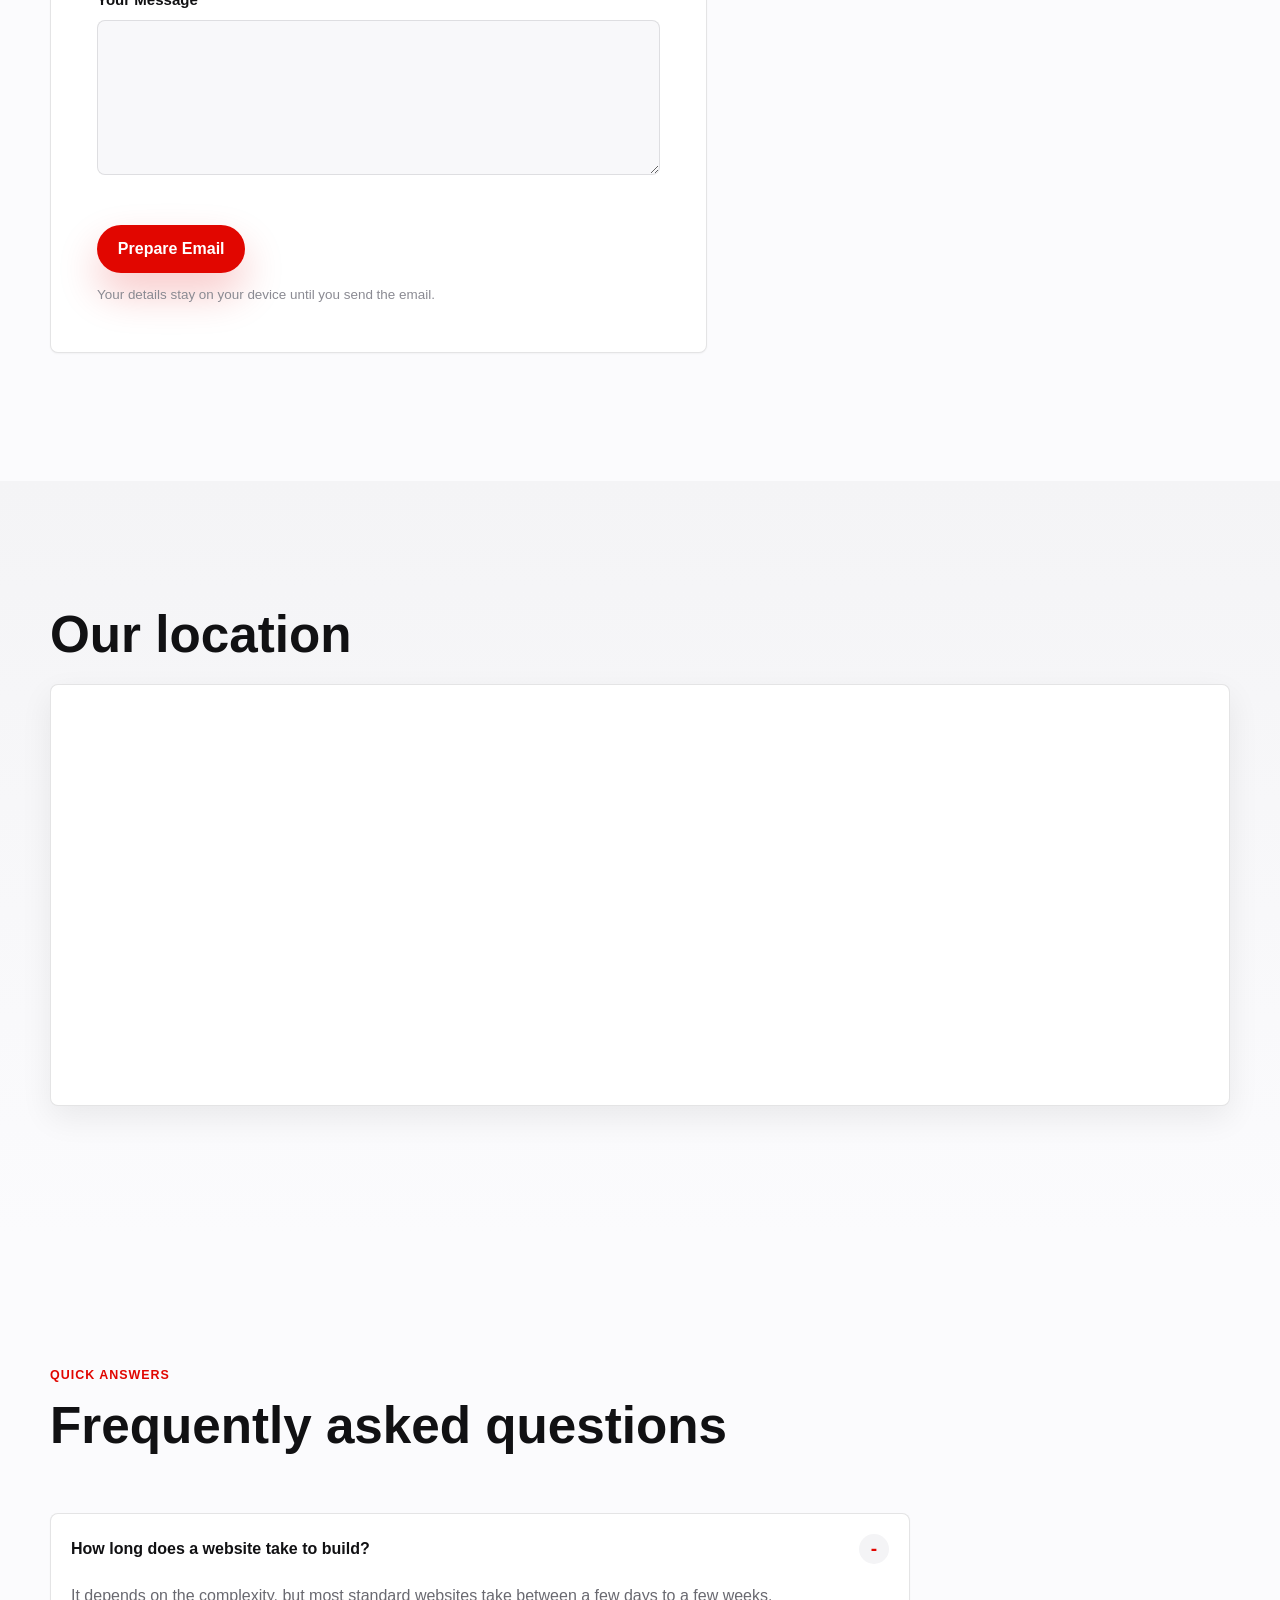
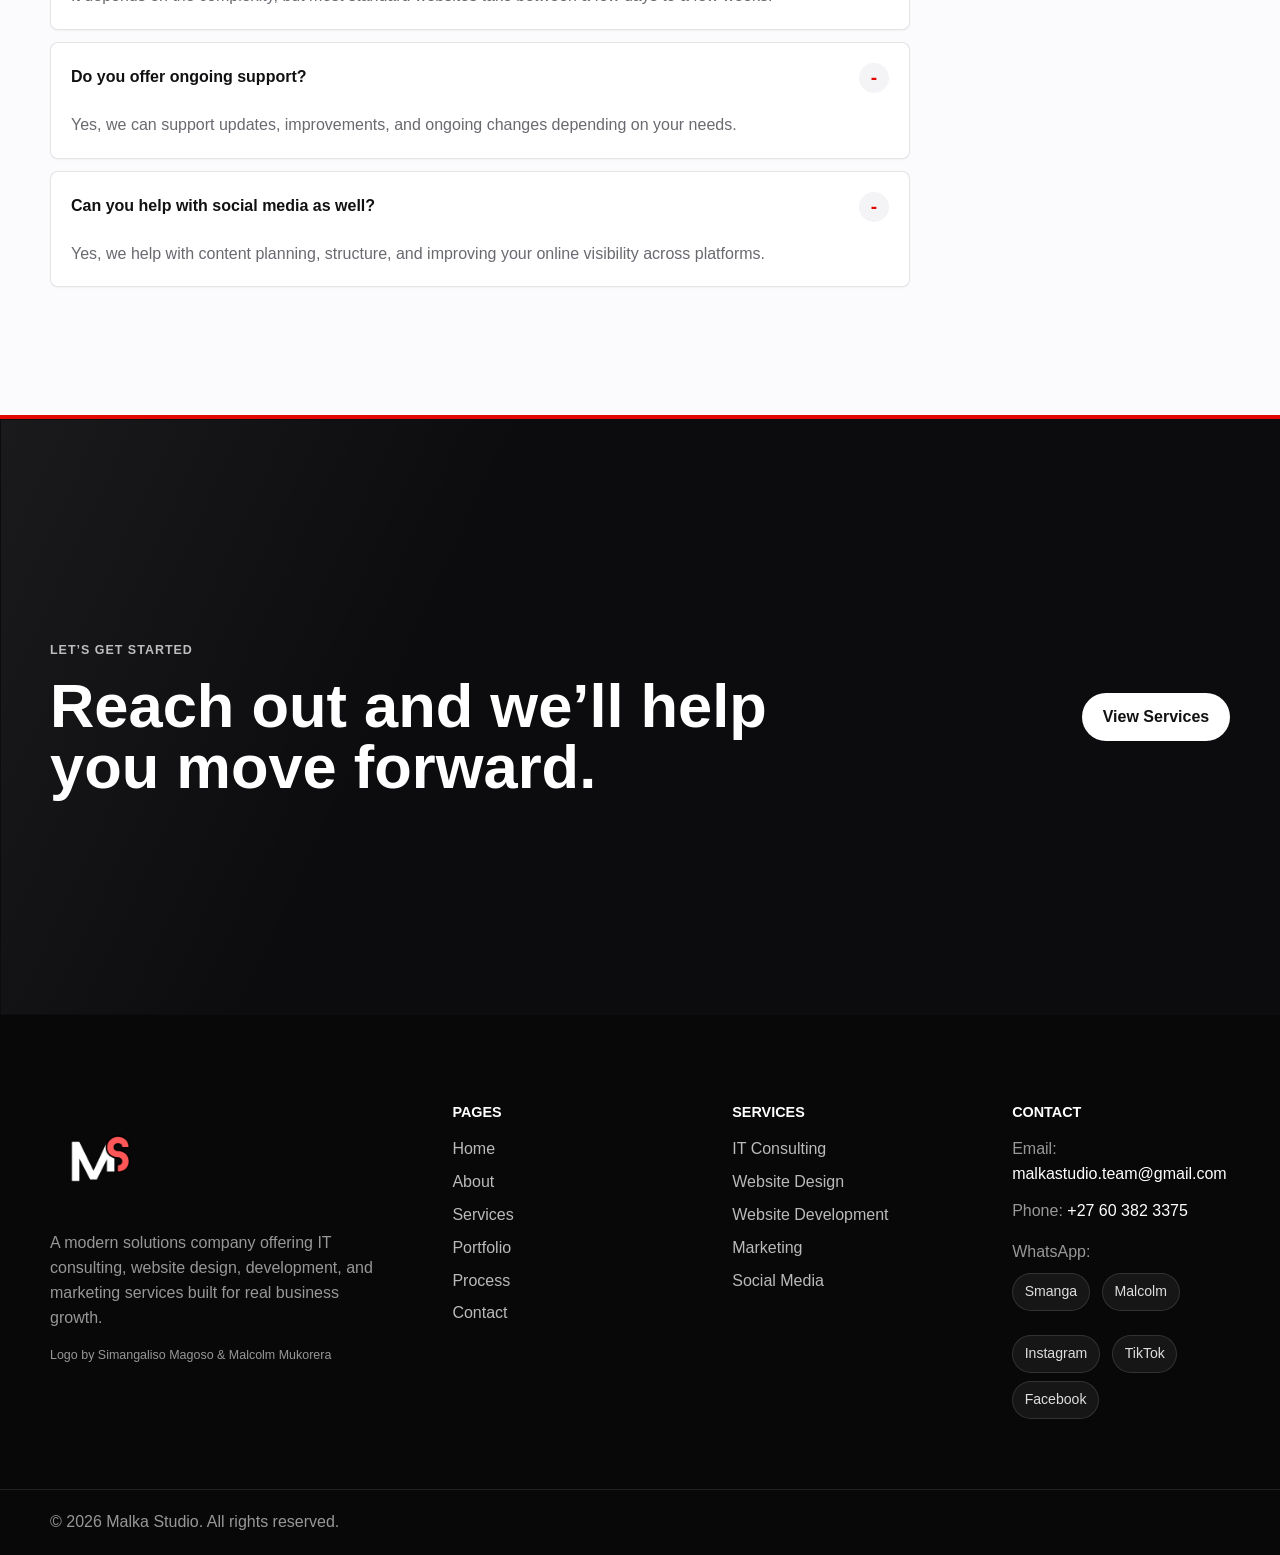
<file: contact/index.html>
<!DOCTYPE html>
<html lang="en">
<head>
  <meta charset="UTF-8" />
  <meta name="viewport" content="width=device-width, initial-scale=1.0"/>
  <base href="/" />

  <title>Contact | Malka Studio</title>
  <meta
    name="description"
    content="Get in touch with Malka Studio for IT consulting, website design, development, and marketing solutions."
  />
  <meta property="og:title" content="Contact | Malka Studio" />
  <meta property="og:description" content="Get in touch with Malka Studio for IT consulting, website design, development, and marketing solutions." />
  <meta property="og:type" content="website" />
  <meta property="og:url" content="https://malkastudioza.com/contact" />
  <meta property="og:image" content="https://malkastudioza.com/assets/images/logo-dark.webp" />
  <meta name="twitter:card" content="summary_large_image" />
  <meta name="twitter:title" content="Contact | Malka Studio" />
  <meta name="twitter:description" content="Get in touch with Malka Studio for IT consulting, website design, development, and marketing solutions." />
  <meta name="twitter:image" content="https://malkastudioza.com/assets/images/logo-dark.webp" />

  <link rel="canonical" href="https://malkastudioza.com/contact" />
  <link rel="icon" type="image/png" sizes="32x32" href="assets/images/favicon-32.png" />
  <link rel="icon" type="image/png" sizes="192x192" href="assets/images/favicon-192.png" />
  <link rel="apple-touch-icon" sizes="180x180" href="assets/images/apple-touch-icon.png" />
  <link rel="shortcut icon" href="assets/images/favicon.ico" />

  <link rel="stylesheet" href="css/global.css" />
  <link rel="stylesheet" href="css/contact.css" />
</head>
<body data-page="contact">

  <!-- Shared Header -->
  <div id="header-placeholder"></div>

  <main id="main-content">

    <!-- Hero -->
    <section class="page-hero section">
      <div class="container">
        <p class="section-label">Contact Us</p>
        <h1>Let’s talk about your next project.</h1>
        <p class="lead">
          Whether you need a website, consulting, or a full digital solution,
          we’re ready to help you move forward.
        </p>
      </div>
    </section>

    <!-- Contact Section -->
    <section class="section contact-main">
      <div class="container contact-grid">

        <!-- Form -->
        <div class="contact-form-wrapper reveal">
          <h2>Send us a message</h2>

          <p class="form-intro">Tell us what you need and we’ll prepare the details in your email app.</p>
          <form id="contactForm" novalidate>

            <div class="form-group">
              <label for="name">Full Name</label>
              <input type="text" id="name" name="name" autocomplete="name" required aria-describedby="name-error" />
              <small class="error-message" id="name-error"></small>
            </div>

            <div class="form-group">
              <label for="email">Email Address</label>
              <input type="email" id="email" name="email" autocomplete="email" required aria-describedby="email-error" />
              <small class="error-message" id="email-error"></small>
            </div>

            <div class="form-group">
              <label for="phone">Phone Number</label>
              <input type="tel" id="phone" name="phone" autocomplete="tel" />
            </div>

            <div class="form-group">
              <label for="company">Company (Optional)</label>
              <input type="text" id="company" name="company" autocomplete="organization" />
            </div>

            <div class="form-row">
              <div class="form-group">
                <label for="timeline">Ideal Timeline</label>
                <select id="timeline" name="timeline">
                  <option value="Not specified">Select a timeline</option>
                  <option value="As soon as possible">As soon as possible</option>
                  <option value="Within 1 month">Within 1 month</option>
                  <option value="1-3 months">1-3 months</option>
                  <option value="Flexible">Flexible</option>
                </select>
              </div>

              <div class="form-group">
                <label for="budget">Budget Range</label>
                <select id="budget" name="budget">
                  <option value="Not specified">Select a range</option>
                  <option value="Under R5,000">Under R5,000</option>
                  <option value="R5,000-R15,000">R5,000-R15,000</option>
                  <option value="R15,000-R30,000">R15,000-R30,000</option>
                  <option value="R30,000+">R30,000+</option>
                  <option value="Need guidance">Need guidance</option>
                </select>
              </div>
            </div>

            <div class="form-group">
              <label for="service">Service Needed</label>
              <select id="service" name="service" required aria-describedby="service-error">
                <option value="">Select a service</option>
                <option value="it-consulting">IT Consulting</option>
                <option value="web-design">Website Design</option>
                <option value="web-development">Website Development</option>
                <option value="marketing">Marketing</option>
                <option value="social-media">Social Media Marketing</option>
                <option value="full-solution">Full Digital Solution</option>
              </select>
              <small class="error-message" id="service-error"></small>
            </div>

            <div class="form-group">
              <label for="message">Your Message</label>
              <textarea id="message" name="message" rows="5" required aria-describedby="message-error"></textarea>
              <small class="error-message" id="message-error"></small>
            </div>

            <button type="submit" class="btn btn-primary">Prepare Email</button>
            <p class="form-note">Your details stay on your device until you send the email.</p>
          </form>
        </div>

        <!-- Contact Info -->
        <div class="contact-info reveal">
          <h2>Contact details</h2>

          <div class="contact-block">
            <h3>Email</h3>
            <a href="mailto:malkastudio.team@gmail.com">malkastudio.team@gmail.com</a>
          </div>

          <div class="contact-block">
            <h3>Phone</h3>
            <a href="tel:+27603823375">+27 60 382 3375</a>
          </div>

          <div class="contact-block">
            <h3>WhatsApp</h3>
            <div class="contact-whatsapp">
              <a href="https://wa.me/+27810630088" target="_blank" rel="noopener noreferrer">
                Chat with Smanga
              </a>
              <a href="https://wa.me/+27603823375" target="_blank" rel="noopener noreferrer">
                Chat with Malcolm
              </a>
            </div>
          </div>

          <div class="contact-block">
            <h3>Follow us</h3>
            <div class="social-links">
              <a href="https://www.instagram.com/malka.studio_/" target="_blank" rel="noopener noreferrer">Instagram</a>
              <a href="https://www.tiktok.com/@malka.studio_" target="_blank" rel="noopener noreferrer">TikTok</a>
              <a href="https://www.facebook.com/malkastudio" target="_blank" rel="noopener noreferrer">Facebook</a>
            </div>
          </div>
        </div>

      </div>
    </section>

    <!-- Map Placeholder -->
    <section class="section map-section">
      <div class="container reveal">
        <h2>Our location</h2>

        <div class="map-placeholder">
          <iframe
            src="https://www.google.com/maps?q=Pietermaritzburg%2C%20South%20Africa&amp;output=embed"
            title="Map showing Pietermaritzburg, South Africa"
            width="100%"
            height="400"
            style="border:0;"
            loading="lazy"
            referrerpolicy="no-referrer-when-downgrade"
            allowfullscreen
          ></iframe>
        </div>
      </div>
    </section>

    <!-- FAQ -->
    <section class="section faq-section">
      <div class="container">
        <div class="section-heading reveal">
          <p class="section-label">Quick answers</p>
          <h2>Frequently asked questions</h2>
        </div>

        <div class="faq-list">

          <div class="faq-item reveal">
            <button class="faq-question" type="button">
              How long does a website take to build?
            </button>
            <div class="faq-answer">
              <p>
                It depends on the complexity, but most standard websites take
                between a few days to a few weeks.
              </p>
            </div>
          </div>

          <div class="faq-item reveal">
            <button class="faq-question" type="button">
              Do you offer ongoing support?
            </button>
            <div class="faq-answer">
              <p>
                Yes, we can support updates, improvements, and ongoing changes
                depending on your needs.
              </p>
            </div>
          </div>

          <div class="faq-item reveal">
            <button class="faq-question" type="button">
              Can you help with social media as well?
            </button>
            <div class="faq-answer">
              <p>
                Yes, we help with content planning, structure, and improving
                your online visibility across platforms.
              </p>
            </div>
          </div>

        </div>
      </div>
    </section>

    <!-- CTA -->
    <section class="section cta-banner">
      <div class="container cta-banner-inner reveal">
        <div>
          <p class="section-label light">Let’s get started</p>
          <h2>Reach out and we’ll help you move forward.</h2>
        </div>

        <div class="cta-actions">
          <a href="/services" class="btn btn-light">View Services</a>
        </div>
      </div>
    </section>

  </main>

  <!-- Shared Footer -->
  <div id="footer-placeholder"></div>

  <!-- WhatsApp Widget -->
  <div class="whatsapp-widget">
    <button id="whatsappToggle" class="whatsapp-toggle" type="button" aria-label="Open WhatsApp contact options">WhatsApp</button>

    <div id="whatsappMenu" class="whatsapp-menu">
      <a href="https://wa.me/+27810630088" target="_blank" rel="noopener noreferrer">
        Chat with Smanga
      </a>
      <a href="https://wa.me/+27603823375" target="_blank" rel="noopener noreferrer">
        Chat with Malcolm
      </a>
    </div>
  </div>

  <script src="js/main.js" defer></script>
</body>
</html>
</file>
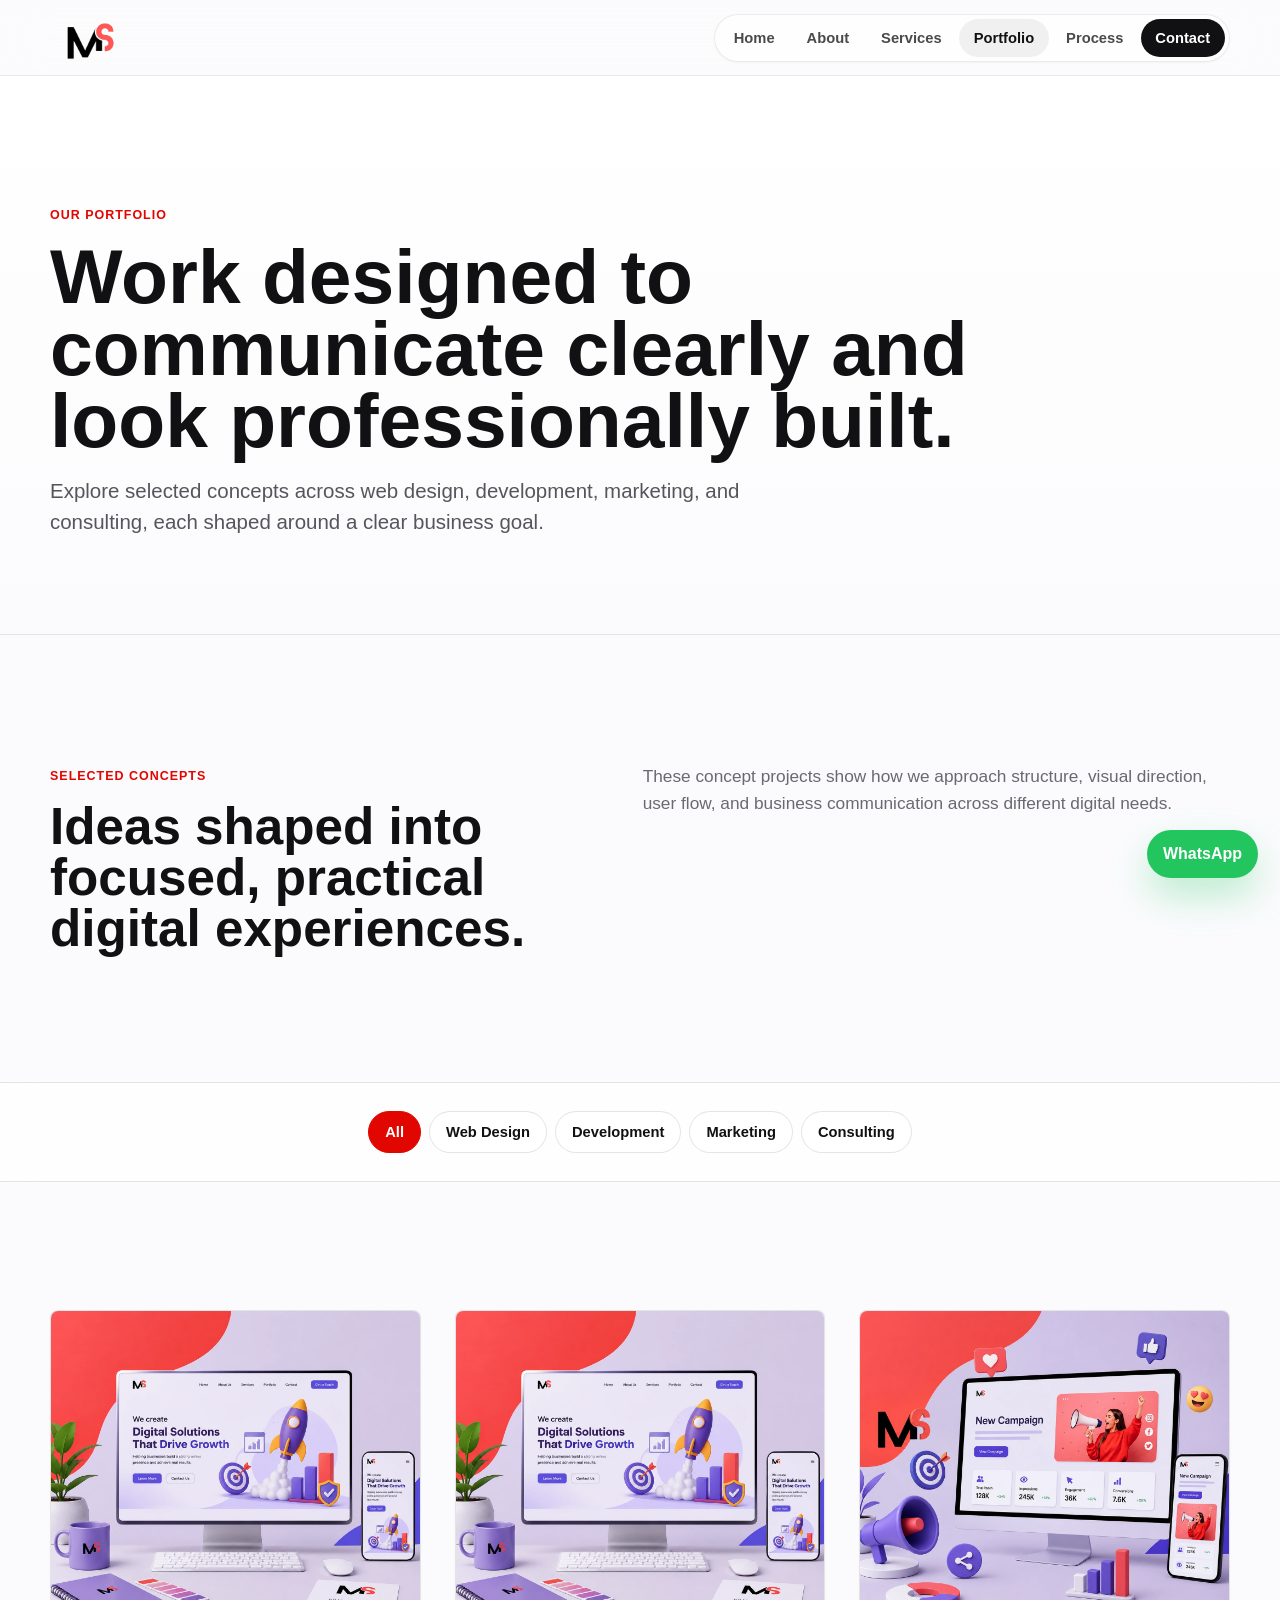
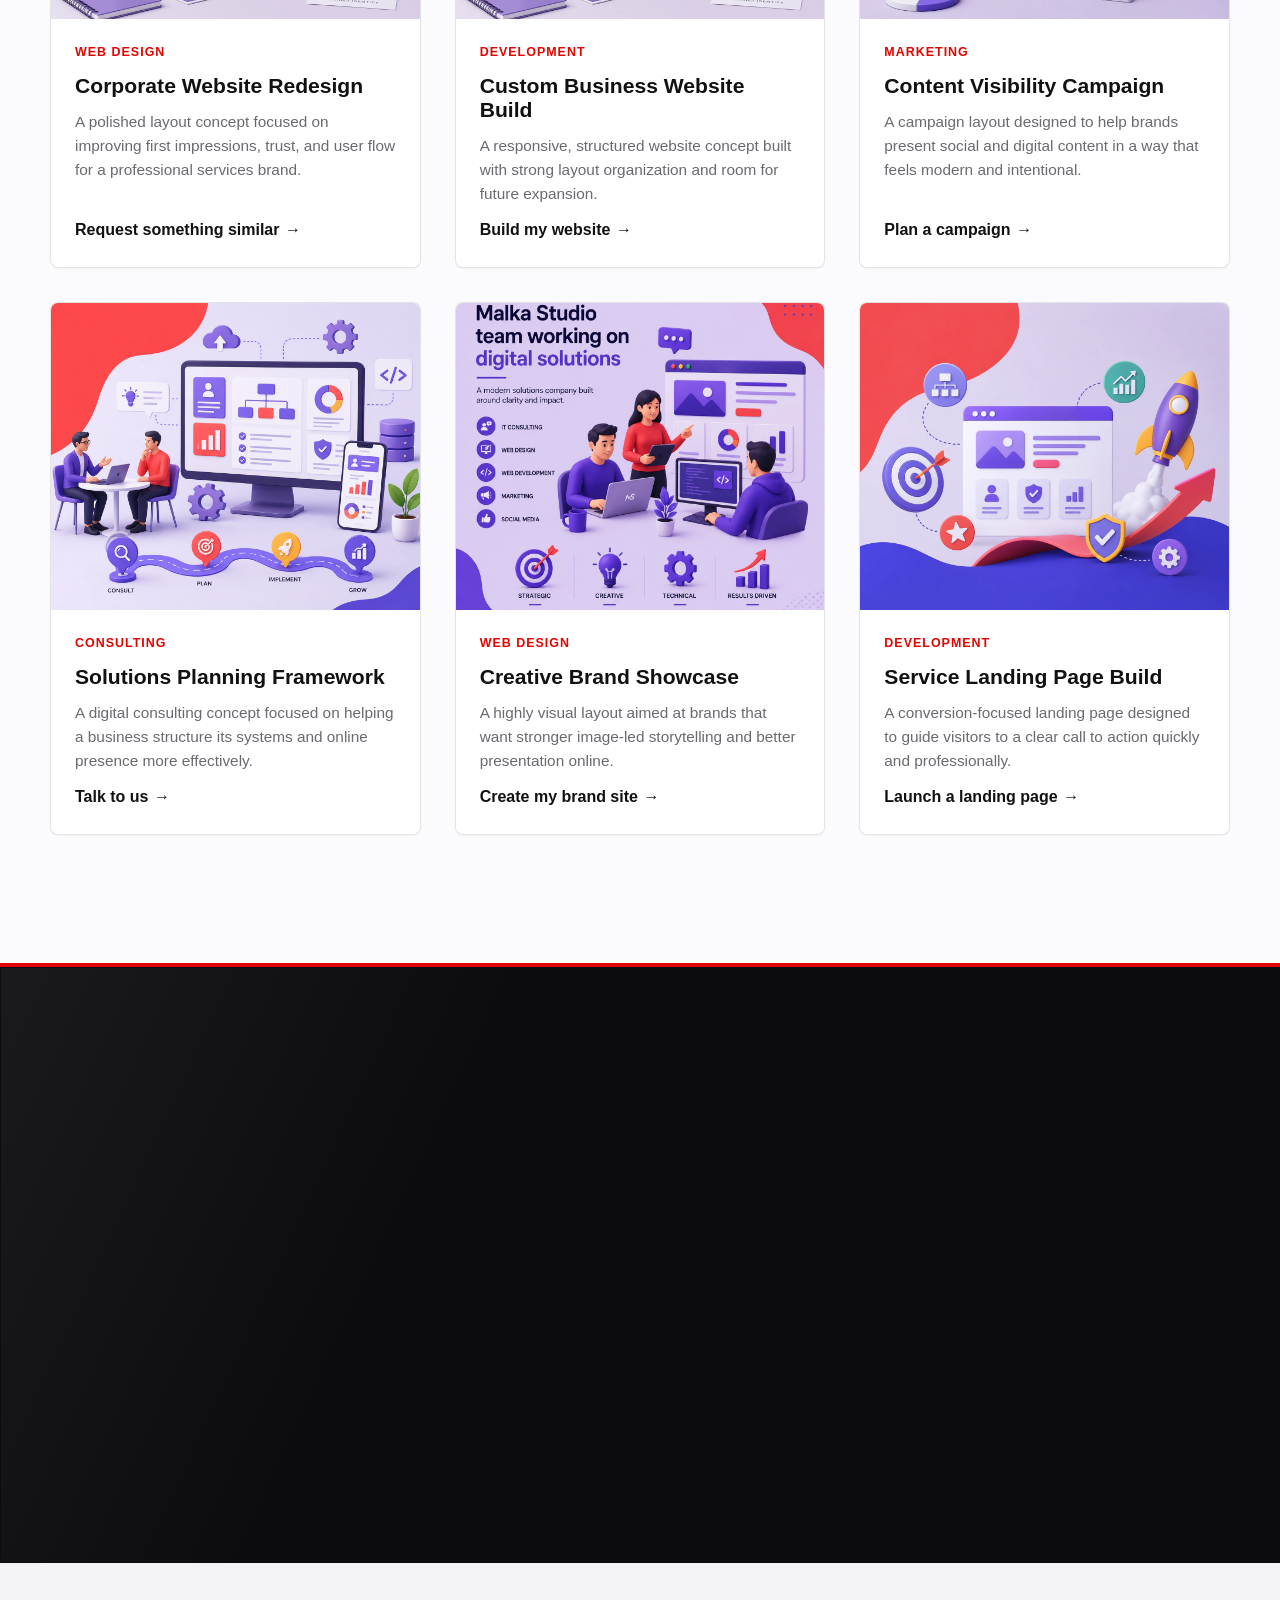
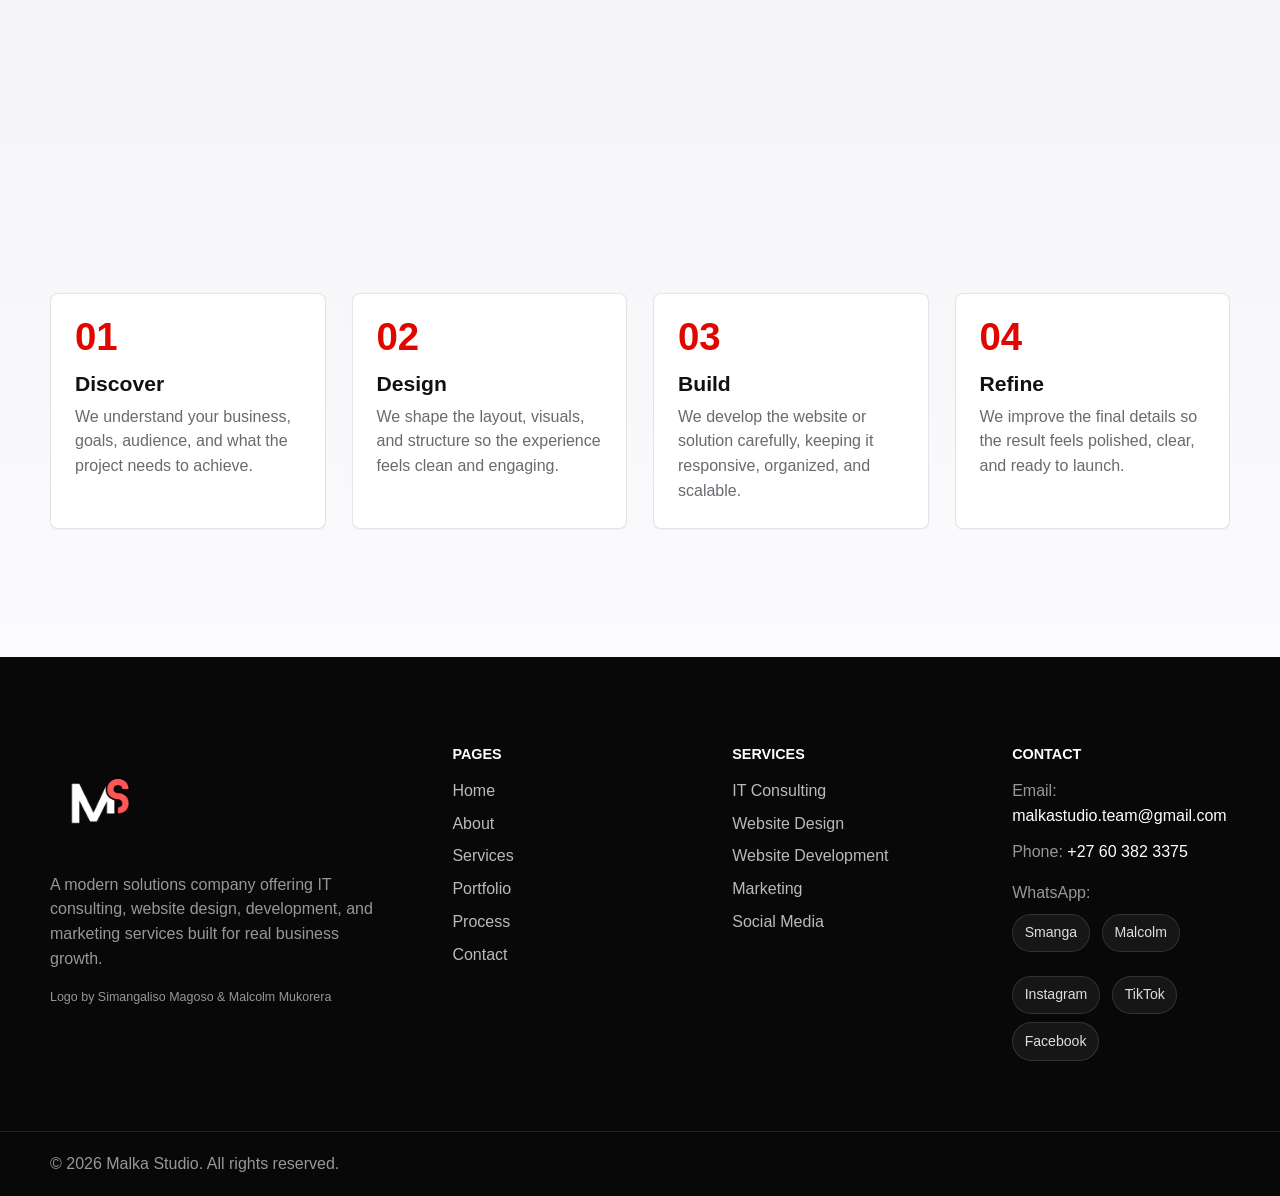
<file: portfolio/index.html>
<!DOCTYPE html>
<html lang="en">
<head>
  <meta charset="UTF-8" />
  <meta name="viewport" content="width=device-width, initial-scale=1.0" />
  <base href="/" />

  <title>Portfolio | Malka Studio</title>
  <meta
    name="description"
    content="View Malka Studio portfolio projects across website design, development, IT consulting, and digital marketing solutions."
  />
  <meta
    name="keywords"
    content="Malka Studio portfolio, web design portfolio, website development, IT consulting, marketing projects"
  />
  <meta name="author" content="Malka Studio" />

  <meta property="og:title" content="Portfolio | Malka Studio" />
  <meta
    property="og:description"
    content="Explore project showcases and digital solutions by Malka Studio."
  />
  <meta property="og:type" content="website" />
  <meta property="og:url" content="https://malkastudioza.com/portfolio" />
  <meta property="og:image" content="https://malkastudioza.com/assets/images/website-1.webp" />

  <meta name="twitter:card" content="summary_large_image" />
  <meta name="twitter:title" content="Portfolio | Malka Studio" />
  <meta
    name="twitter:description"
    content="Explore project showcases and digital solutions by Malka Studio."
  />
  <meta name="twitter:image" content="https://malkastudioza.com/assets/images/website-1.webp" />

  <link rel="canonical" href="https://malkastudioza.com/portfolio" />
  <link rel="icon" type="image/png" sizes="32x32" href="assets/images/favicon-32.png" />
  <link rel="icon" type="image/png" sizes="192x192" href="assets/images/favicon-192.png" />
  <link rel="apple-touch-icon" sizes="180x180" href="assets/images/apple-touch-icon.png" />
  <link rel="shortcut icon" href="assets/images/favicon.ico" />

  <link rel="stylesheet" href="css/global.css" />
  <link rel="stylesheet" href="css/portfolio.css" />
</head>
<body data-page="portfolio">
  <div id="header-placeholder"></div>

  <main id="main-content">
    <!-- Page Hero -->
    <section class="page-hero section">
      <div class="container">
        <p class="section-label">Our Portfolio</p>
        <h1>Work designed to communicate clearly and look professionally built.</h1>
        <p class="lead">
          Explore selected concepts across web design, development, marketing,
          and consulting, each shaped around a clear business goal.
        </p>
      </div>
    </section>

    <!-- Portfolio Intro -->
    <section class="section portfolio-intro">
      <div class="container portfolio-intro-grid reveal">
        <div>
          <p class="section-label">Selected concepts</p>
          <h2>Ideas shaped into focused, practical digital experiences.</h2>
        </div>
        <div>
          <p>
            These concept projects show how we approach structure, visual direction,
            user flow, and business communication across different digital needs.
          </p>
        </div>
      </div>
    </section>

    <!-- Filter Buttons -->
    <section class="section portfolio-filter-section">
      <div class="container">
        <div class="filter-toolbar reveal">
          <button class="filter-btn active" type="button" data-filter="all">All</button>
          <button class="filter-btn" type="button" data-filter="web-design">Web Design</button>
          <button class="filter-btn" type="button" data-filter="development">Development</button>
          <button class="filter-btn" type="button" data-filter="marketing">Marketing</button>
          <button class="filter-btn" type="button" data-filter="consulting">Consulting</button>
        </div>
      </div>
    </section>

    <!-- Portfolio Grid -->
    <section class="section portfolio-main">
      <div class="container">
        <div class="portfolio-grid">

          <article class="portfolio-card reveal" data-category="web-design">
            <div class="portfolio-image-wrap">
              <img
                src="assets/images/website-1.webp"
                alt="Corporate website redesign project"
                loading="lazy"
              />
            </div>
            <div class="portfolio-content">
              <span class="portfolio-tag">Web Design</span>
              <h3>Corporate Website Redesign</h3>
              <p>
                A polished layout concept focused on improving first impressions,
                trust, and user flow for a professional services brand.
              </p>
              <a href="/contact" class="portfolio-link">Request something similar</a>
            </div>
          </article>

          <article class="portfolio-card reveal" data-category="development">
            <div class="portfolio-image-wrap">
              <img
                src="assets/images/website-1.webp"
                alt="Custom website development project"
                loading="lazy"
              />
            </div>
            <div class="portfolio-content">
              <span class="portfolio-tag">Development</span>
              <h3>Custom Business Website Build</h3>
              <p>
                A responsive, structured website concept built with strong layout
                organization and room for future expansion.
              </p>
              <a href="/contact" class="portfolio-link">Build my website</a>
            </div>
          </article>

          <article class="portfolio-card reveal" data-category="marketing">
            <div class="portfolio-image-wrap">
              <img
                src="assets/images/marketing.webp"
                alt="Digital marketing content project"
                loading="lazy"
              />
            </div>
            <div class="portfolio-content">
              <span class="portfolio-tag">Marketing</span>
              <h3>Content Visibility Campaign</h3>
              <p>
                A campaign layout designed to help brands present social and digital
                content in a way that feels modern and intentional.
              </p>
              <a href="/contact" class="portfolio-link">Plan a campaign</a>
            </div>
          </article>

          <article class="portfolio-card reveal" data-category="consulting">
            <div class="portfolio-image-wrap">
              <img
                src="assets/images/consultant.webp"
                alt="IT consulting and solutions planning project"
                loading="lazy"
              />
            </div>
            <div class="portfolio-content">
              <span class="portfolio-tag">Consulting</span>
              <h3>Solutions Planning Framework</h3>
              <p>
                A digital consulting concept focused on helping a business structure
                its systems and online presence more effectively.
              </p>
              <a href="/contact" class="portfolio-link">Talk to us</a>
            </div>
          </article>

          <article class="portfolio-card reveal" data-category="web-design">
            <div class="portfolio-image-wrap">
              <img
                src="assets/images/about-pic.webp"
                alt="Creative brand website design project"
                loading="lazy"
              />
            </div>
            <div class="portfolio-content">
              <span class="portfolio-tag">Web Design</span>
              <h3>Creative Brand Showcase</h3>
              <p>
                A highly visual layout aimed at brands that want stronger image-led
                storytelling and better presentation online.
              </p>
              <a href="/contact" class="portfolio-link">Create my brand site</a>
            </div>
          </article>

          <article class="portfolio-card reveal" data-category="development">
            <div class="portfolio-image-wrap">
              <img
                src="assets/images/About-p.webp"
                alt="Landing page and business development project"
                loading="lazy"
              />
            </div>
            <div class="portfolio-content">
              <span class="portfolio-tag">Development</span>
              <h3>Service Landing Page Build</h3>
              <p>
                A conversion-focused landing page designed to guide visitors to a
                clear call to action quickly and professionally.
              </p>
              <a href="/contact" class="portfolio-link">Launch a landing page</a>
            </div>
          </article>

        </div>
      </div>
    </section>

    <!-- Showcase Banner -->
    <section class="section showcase-banner">
      <div class="container showcase-banner-inner reveal">
        <div>
          <p class="section-label light">Your work deserves strong presentation</p>
          <h2>We can help you create a digital presence that looks ready for business.</h2>
        </div>
        <div class="cta-actions">
          <a href="/contact" class="btn btn-light">Start a Project</a>
          <a href="/services" class="btn btn-outline-light">See Services</a>
        </div>
      </div>
    </section>

    <!-- Process Preview -->
    <section class="section process-preview">
      <div class="container">
        <div class="section-heading reveal">
          <p class="section-label">How we work</p>
          <h2>A simple process that keeps projects clear and moving.</h2>
        </div>

        <div class="process-grid">
          <article class="process-card reveal">
            <span>01</span>
            <h3>Discover</h3>
            <p>We understand your business, goals, audience, and what the project needs to achieve.</p>
          </article>

          <article class="process-card reveal">
            <span>02</span>
            <h3>Design</h3>
            <p>We shape the layout, visuals, and structure so the experience feels clean and engaging.</p>
          </article>

          <article class="process-card reveal">
            <span>03</span>
            <h3>Build</h3>
            <p>We develop the website or solution carefully, keeping it responsive, organized, and scalable.</p>
          </article>

          <article class="process-card reveal">
            <span>04</span>
            <h3>Refine</h3>
            <p>We improve the final details so the result feels polished, clear, and ready to launch.</p>
          </article>
        </div>
      </div>
    </section>
  </main>

  <div id="footer-placeholder"></div>

  <!-- Back To Top -->
  <button id="backToTop" class="back-to-top" aria-label="Back to top">↑</button>

  <!-- WhatsApp Floating Widget -->
  <div class="whatsapp-widget">
    <button
      id="whatsappToggle"
      class="whatsapp-toggle"
      aria-label="Open WhatsApp contact options"
    >
      <span>WhatsApp</span>
    </button>

    <div id="whatsappMenu" class="whatsapp-menu">
      <a href="https://wa.me/+27810630088" target="_blank" rel="noopener noreferrer">
        Chat with Smanga
      </a>
      <a href="https://wa.me/+27603823375" target="_blank" rel="noopener noreferrer">
        Chat with Malcolm
      </a>
    </div>
  </div>

  <script src="js/main.js" defer></script>
</body>
</html>
</file>
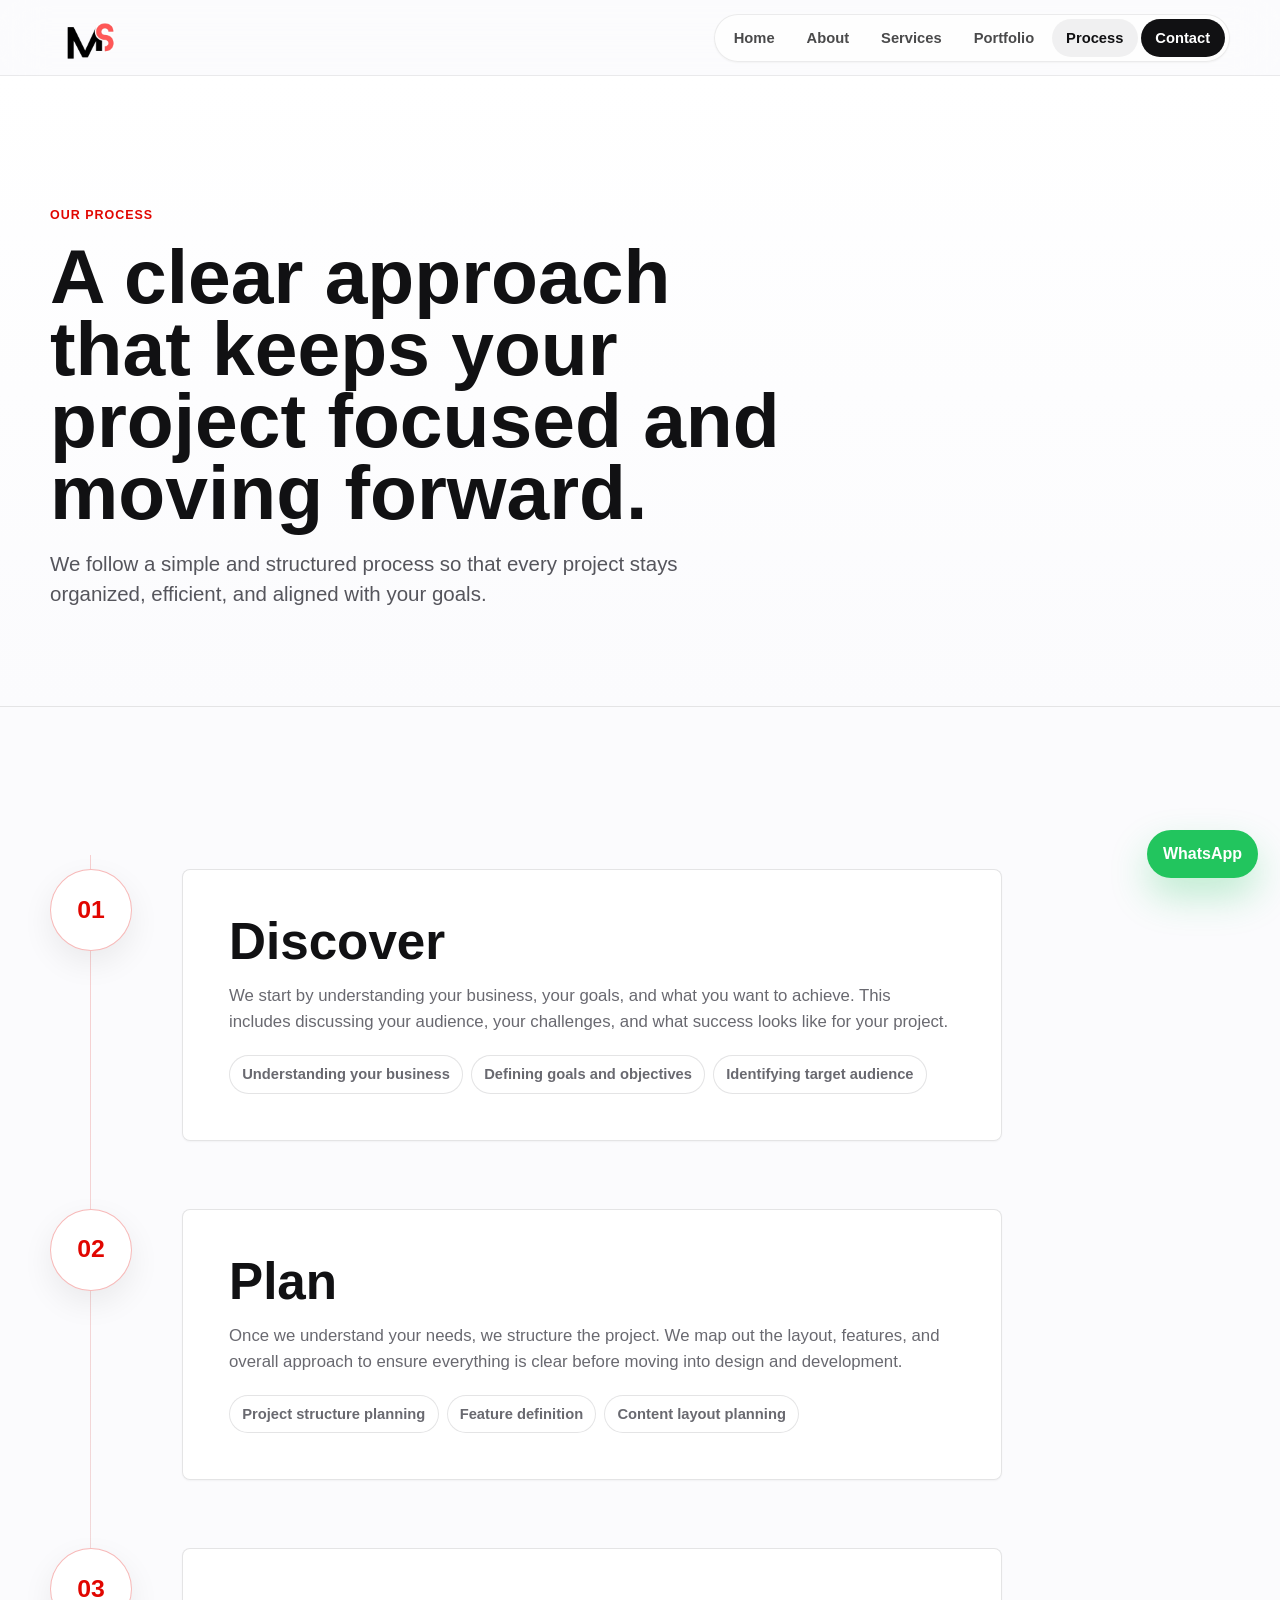
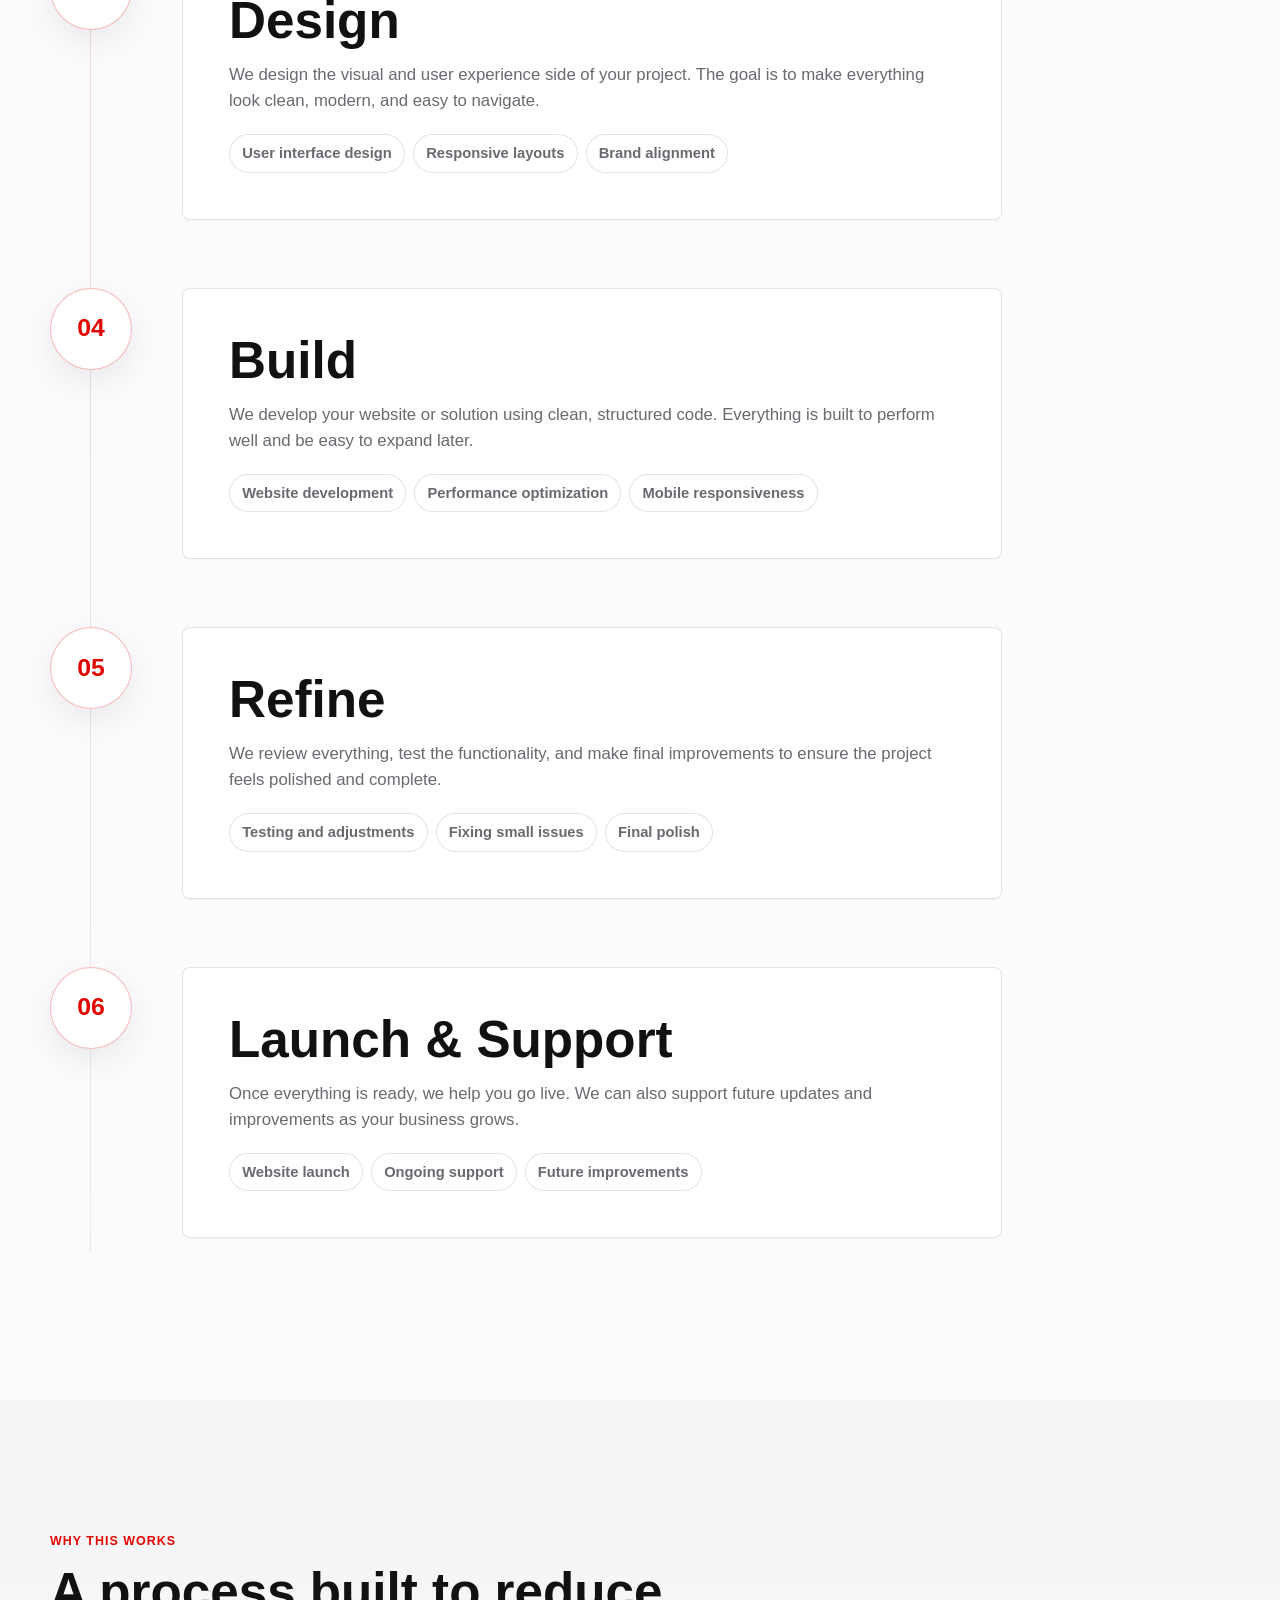
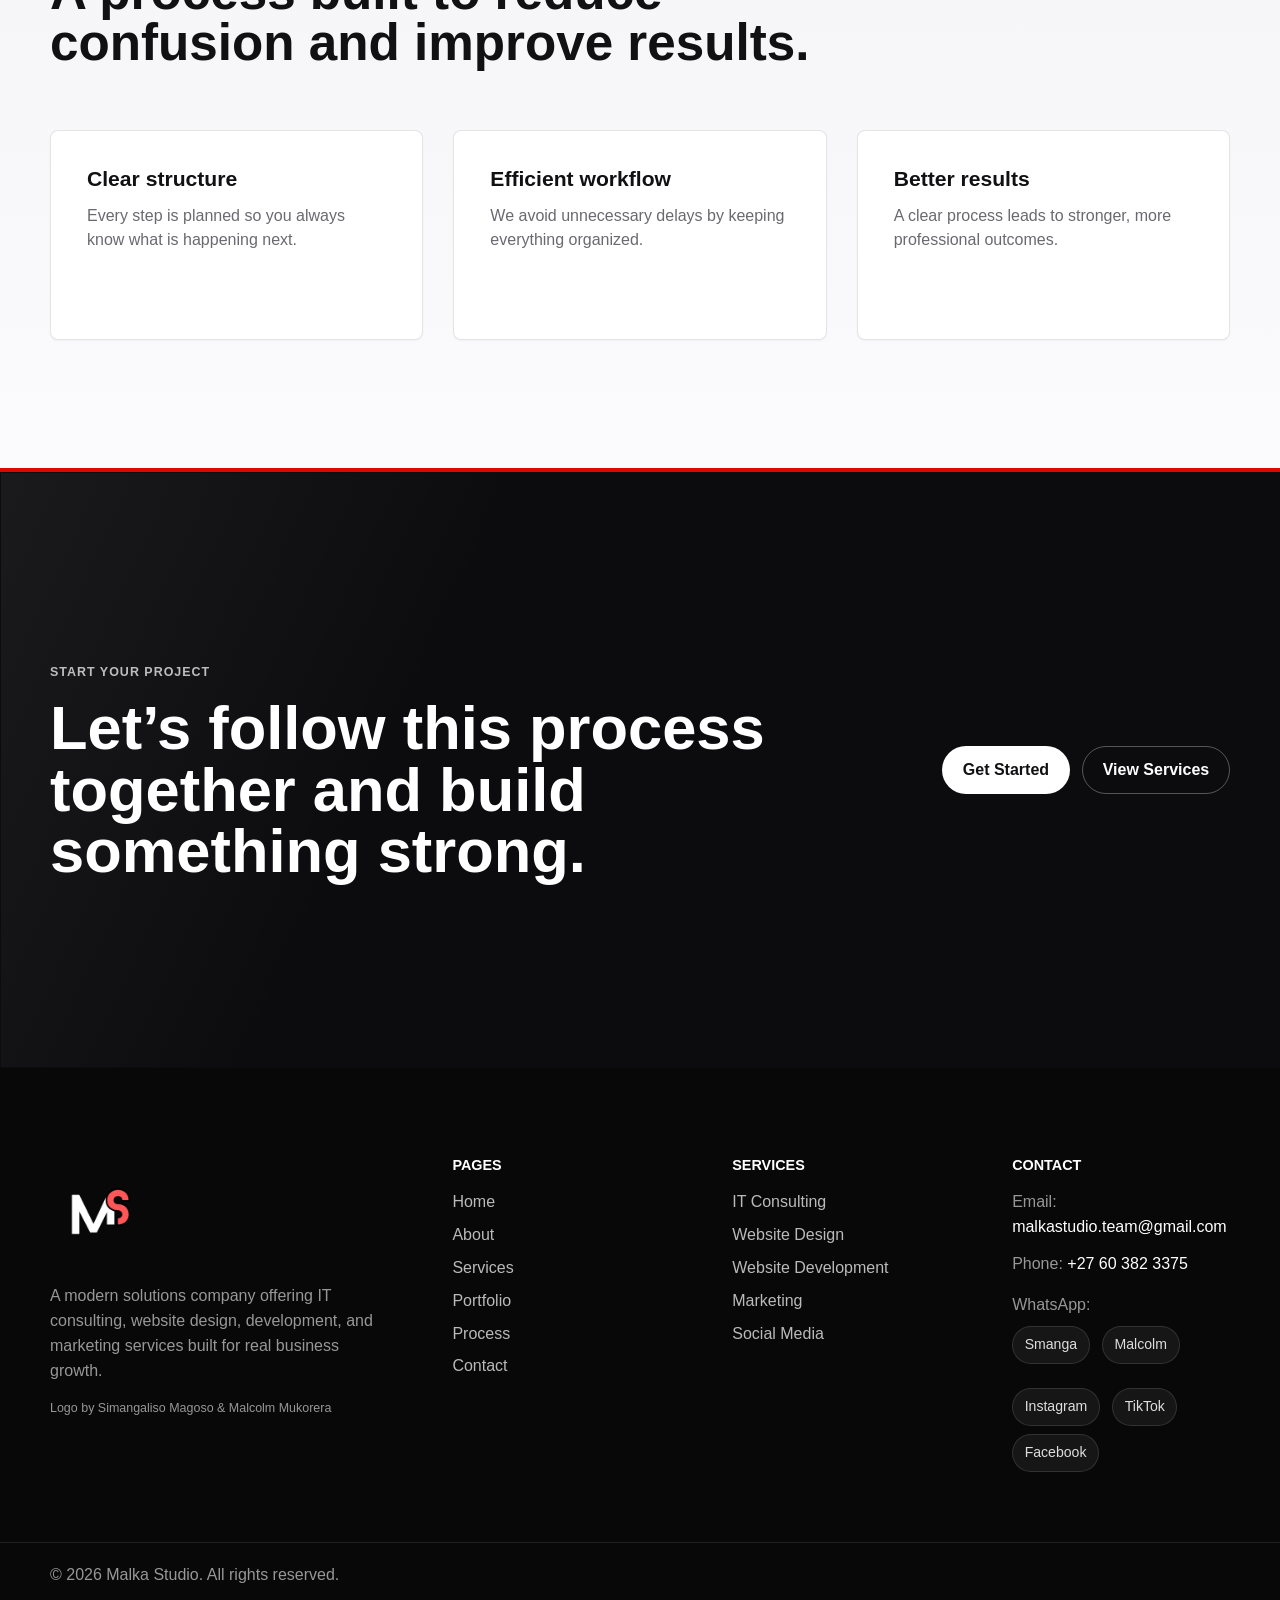
<file: process/index.html>
<!DOCTYPE html>
<html lang="en">
<head>
  <meta charset="UTF-8" />
  <meta name="viewport" content="width=device-width, initial-scale=1.0"/>
  <base href="/" />

  <title>Our Process | Malka Studio</title>
  <meta
    name="description"
    content="Understand how Malka Studio approaches projects from idea to execution through a clear and structured process."
  />
  <meta property="og:title" content="Our Process | Malka Studio" />
  <meta property="og:description" content="Understand how Malka Studio approaches projects from idea to execution through a clear and structured process." />
  <meta property="og:type" content="website" />
  <meta property="og:url" content="https://malkastudioza.com/process" />
  <meta property="og:image" content="https://malkastudioza.com/assets/images/logo-dark.webp" />
  <meta name="twitter:card" content="summary_large_image" />
  <meta name="twitter:title" content="Our Process | Malka Studio" />
  <meta name="twitter:description" content="Understand how Malka Studio approaches projects from idea to execution through a clear and structured process." />
  <meta name="twitter:image" content="https://malkastudioza.com/assets/images/logo-dark.webp" />

  <link rel="canonical" href="https://malkastudioza.com/process" />
  <link rel="icon" type="image/png" sizes="32x32" href="assets/images/favicon-32.png" />
  <link rel="icon" type="image/png" sizes="192x192" href="assets/images/favicon-192.png" />
  <link rel="apple-touch-icon" sizes="180x180" href="assets/images/apple-touch-icon.png" />
  <link rel="shortcut icon" href="assets/images/favicon.ico" />

  <link rel="stylesheet" href="css/global.css" />
  <link rel="stylesheet" href="css/process.css" />
</head>
<body data-page="process">

  <!-- Shared Header -->
  <div id="header-placeholder"></div>

  <main id="main-content">

    <!-- Hero -->
    <section class="page-hero section">
      <div class="container">
        <p class="section-label">Our Process</p>
        <h1>A clear approach that keeps your project focused and moving forward.</h1>
        <p class="lead">
          We follow a simple and structured process so that every project stays
          organized, efficient, and aligned with your goals.
        </p>
      </div>
    </section>

    <!-- Process Steps -->
    <section class="section process-main">
      <div class="container">

        <!-- Step 1 -->
        <div class="process-step reveal">
          <div class="step-number">01</div>
          <div class="step-content">
            <h2>Discover</h2>
            <p>
              We start by understanding your business, your goals, and what you want
              to achieve. This includes discussing your audience, your challenges,
              and what success looks like for your project.
            </p>
            <ul>
              <li>Understanding your business</li>
              <li>Defining goals and objectives</li>
              <li>Identifying target audience</li>
            </ul>
          </div>
        </div>

        <!-- Step 2 -->
        <div class="process-step reveal">
          <div class="step-number">02</div>
          <div class="step-content">
            <h2>Plan</h2>
            <p>
              Once we understand your needs, we structure the project. We map out
              the layout, features, and overall approach to ensure everything is
              clear before moving into design and development.
            </p>
            <ul>
              <li>Project structure planning</li>
              <li>Feature definition</li>
              <li>Content layout planning</li>
            </ul>
          </div>
        </div>

        <!-- Step 3 -->
        <div class="process-step reveal">
          <div class="step-number">03</div>
          <div class="step-content">
            <h2>Design</h2>
            <p>
              We design the visual and user experience side of your project.
              The goal is to make everything look clean, modern, and easy to
              navigate.
            </p>
            <ul>
              <li>User interface design</li>
              <li>Responsive layouts</li>
              <li>Brand alignment</li>
            </ul>
          </div>
        </div>

        <!-- Step 4 -->
        <div class="process-step reveal">
          <div class="step-number">04</div>
          <div class="step-content">
            <h2>Build</h2>
            <p>
              We develop your website or solution using clean, structured code.
              Everything is built to perform well and be easy to expand later.
            </p>
            <ul>
              <li>Website development</li>
              <li>Performance optimization</li>
              <li>Mobile responsiveness</li>
            </ul>
          </div>
        </div>

        <!-- Step 5 -->
        <div class="process-step reveal">
          <div class="step-number">05</div>
          <div class="step-content">
            <h2>Refine</h2>
            <p>
              We review everything, test the functionality, and make final
              improvements to ensure the project feels polished and complete.
            </p>
            <ul>
              <li>Testing and adjustments</li>
              <li>Fixing small issues</li>
              <li>Final polish</li>
            </ul>
          </div>
        </div>

        <!-- Step 6 -->
        <div class="process-step reveal">
          <div class="step-number">06</div>
          <div class="step-content">
            <h2>Launch & Support</h2>
            <p>
              Once everything is ready, we help you go live. We can also support
              future updates and improvements as your business grows.
            </p>
            <ul>
              <li>Website launch</li>
              <li>Ongoing support</li>
              <li>Future improvements</li>
            </ul>
          </div>
        </div>

      </div>
    </section>

    <!-- Why This Process Works -->
    <section class="section process-benefits">
      <div class="container">
        <div class="section-heading reveal">
          <p class="section-label">Why this works</p>
          <h2>A process built to reduce confusion and improve results.</h2>
        </div>

        <div class="benefits-grid">
          <div class="benefit-card reveal">
            <h3>Clear structure</h3>
            <p>
              Every step is planned so you always know what is happening next.
            </p>
          </div>

          <div class="benefit-card reveal">
            <h3>Efficient workflow</h3>
            <p>
              We avoid unnecessary delays by keeping everything organized.
            </p>
          </div>

          <div class="benefit-card reveal">
            <h3>Better results</h3>
            <p>
              A clear process leads to stronger, more professional outcomes.
            </p>
          </div>
        </div>
      </div>
    </section>

    <!-- CTA -->
    <section class="section cta-banner">
      <div class="container cta-banner-inner reveal">
        <div>
          <p class="section-label light">Start your project</p>
          <h2>Let’s follow this process together and build something strong.</h2>
        </div>

        <div class="cta-actions">
          <a href="/contact" class="btn btn-light">Get Started</a>
          <a href="/services" class="btn btn-outline-light">View Services</a>
        </div>
      </div>
    </section>

  </main>

  <!-- Shared Footer -->
  <div id="footer-placeholder"></div>

  <!-- WhatsApp Widget -->
  <div class="whatsapp-widget">
    <button id="whatsappToggle" class="whatsapp-toggle" type="button" aria-label="Open WhatsApp contact options">WhatsApp</button>

    <div id="whatsappMenu" class="whatsapp-menu">
      <a href="https://wa.me/+27810630088" target="_blank" rel="noopener noreferrer">
        Chat with Smanga
      </a>
      <a href="https://wa.me/+27603823375" target="_blank" rel="noopener noreferrer">
        Chat with Malcolm
      </a>
    </div>
  </div>

  <script src="js/main.js" defer></script>
</body>
</html>
</file>
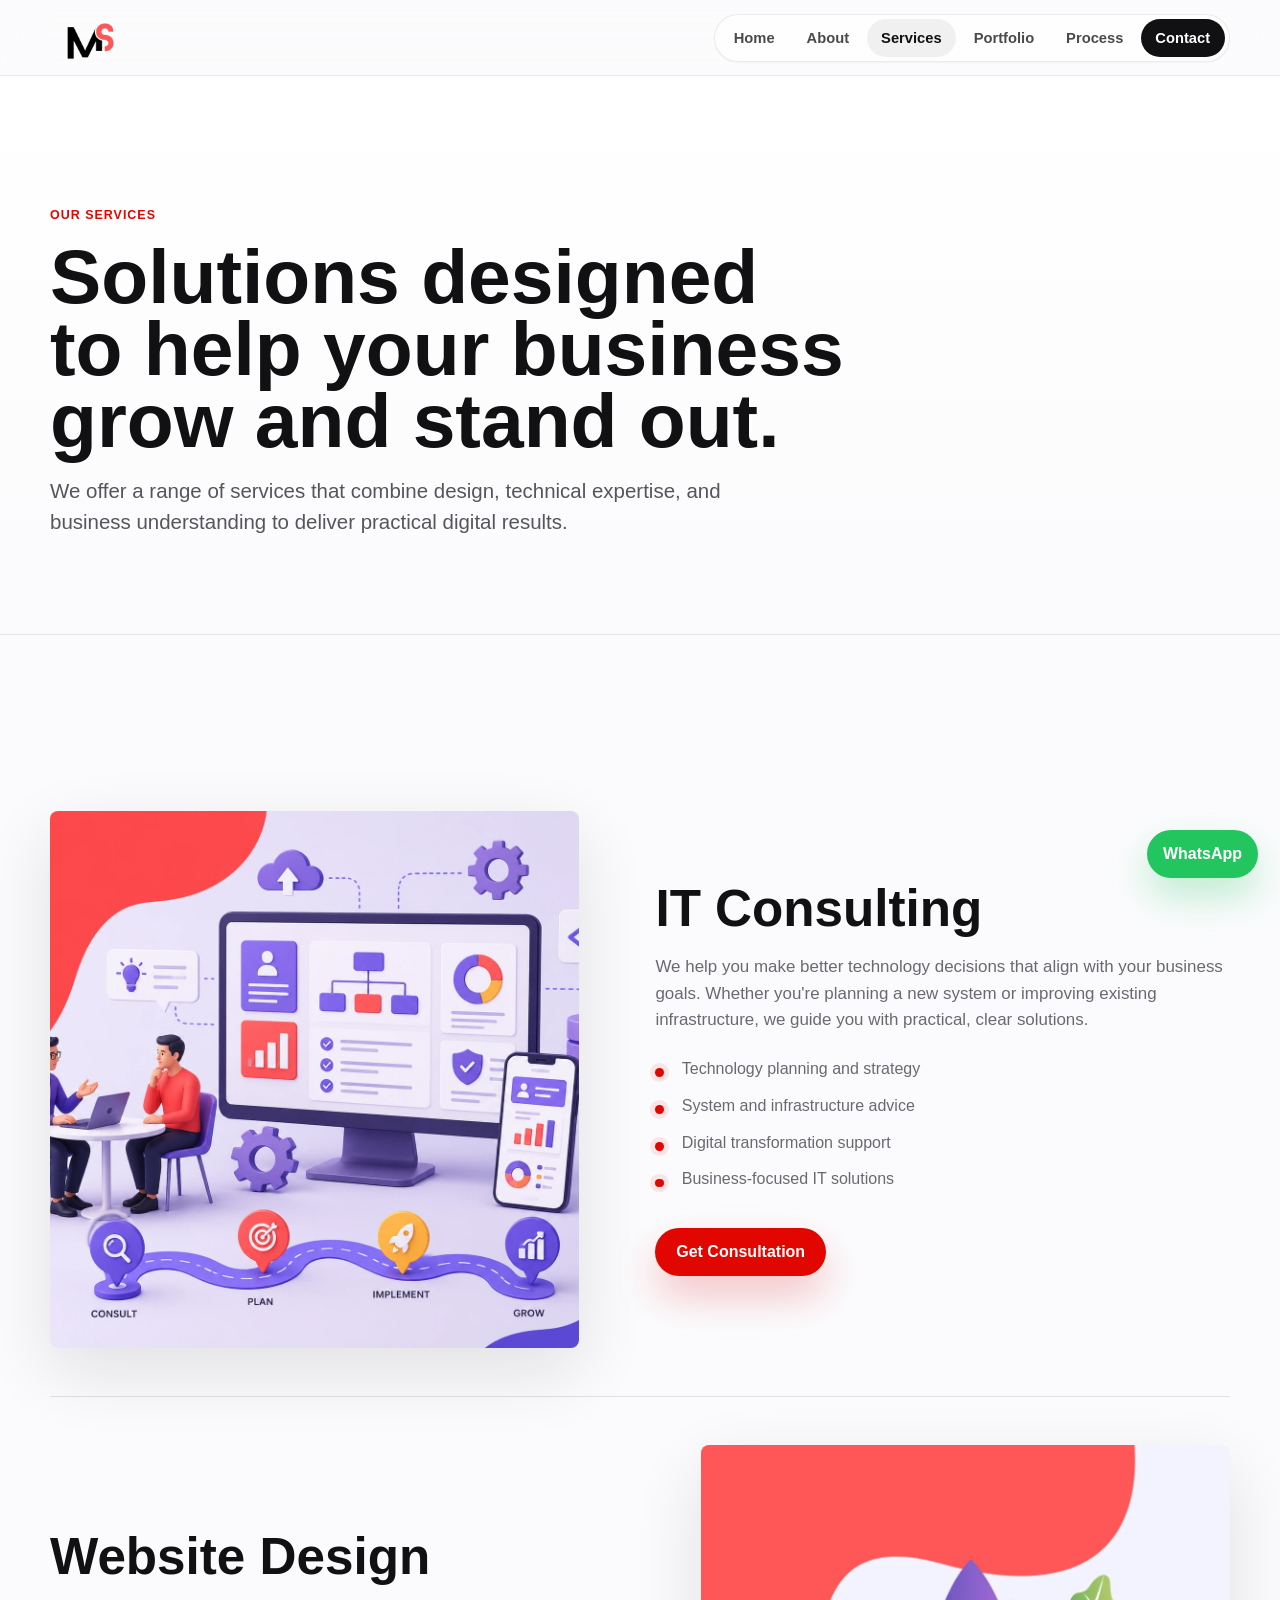
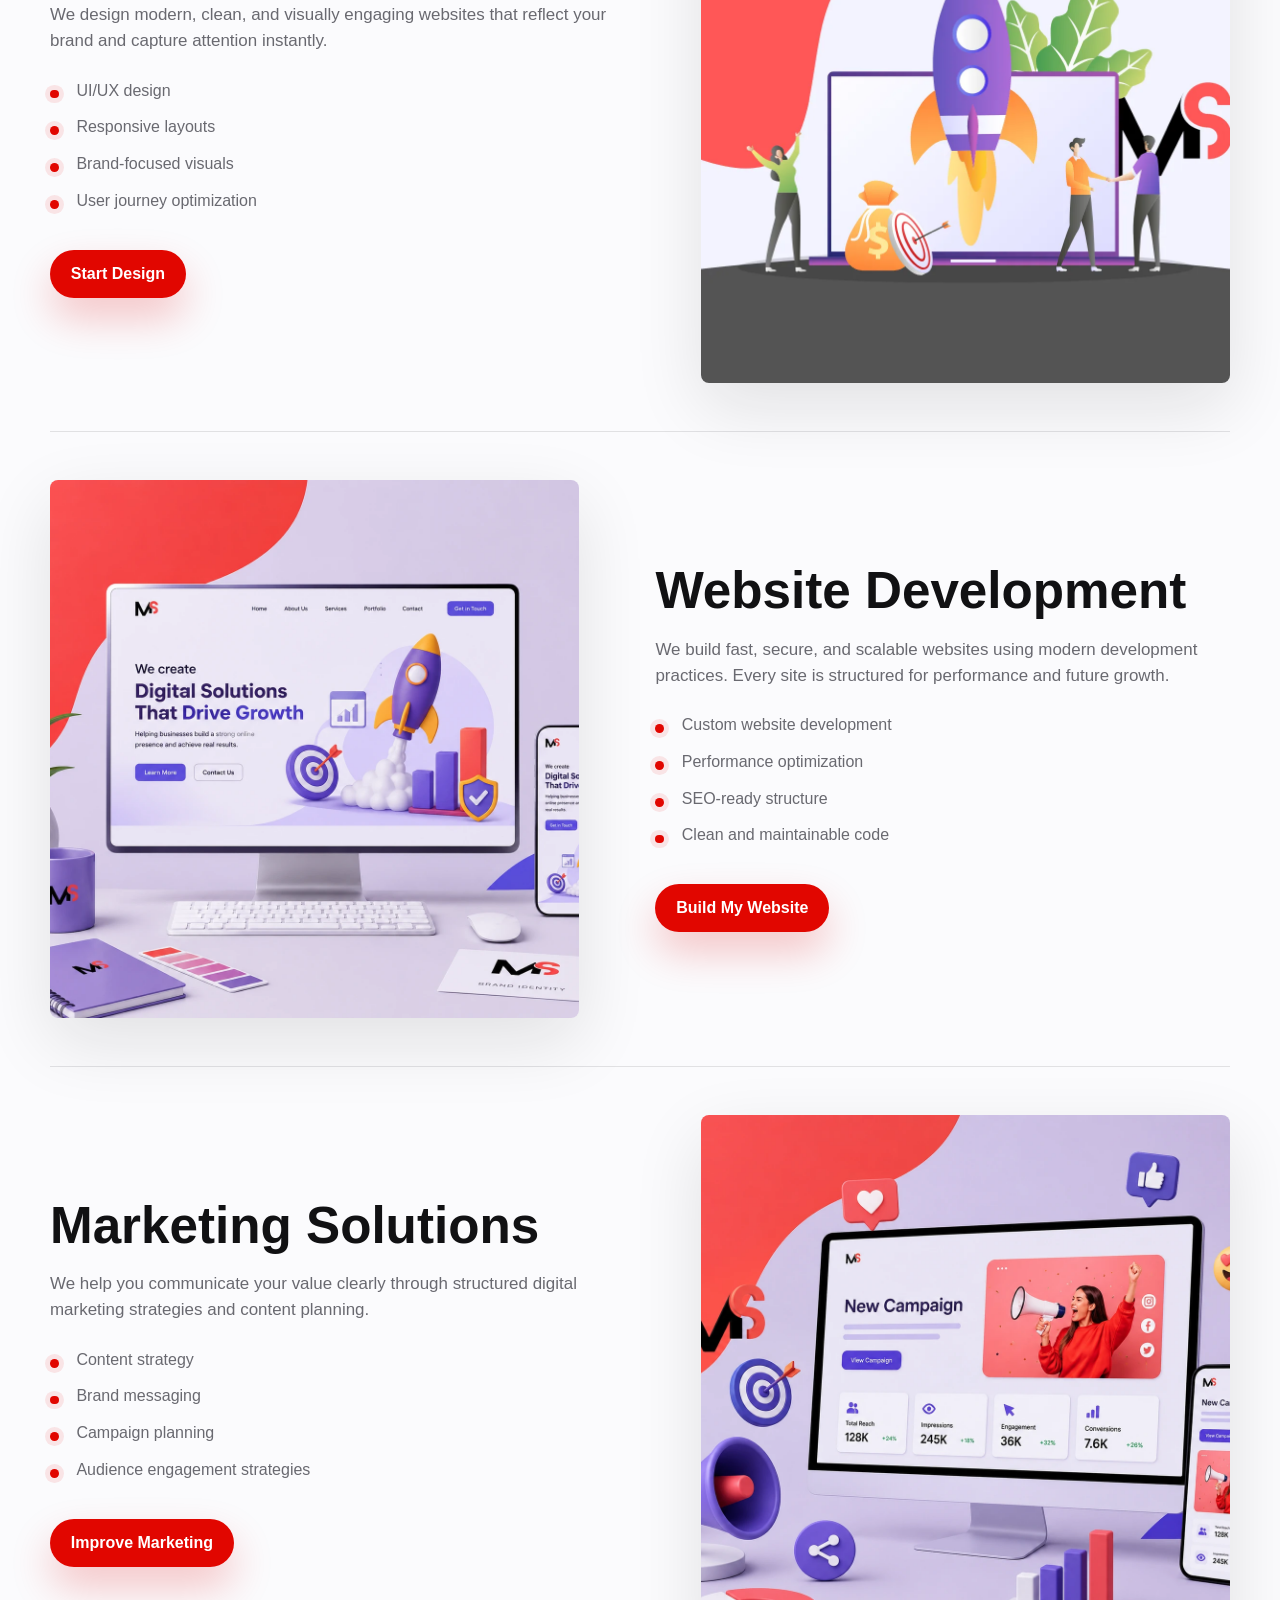
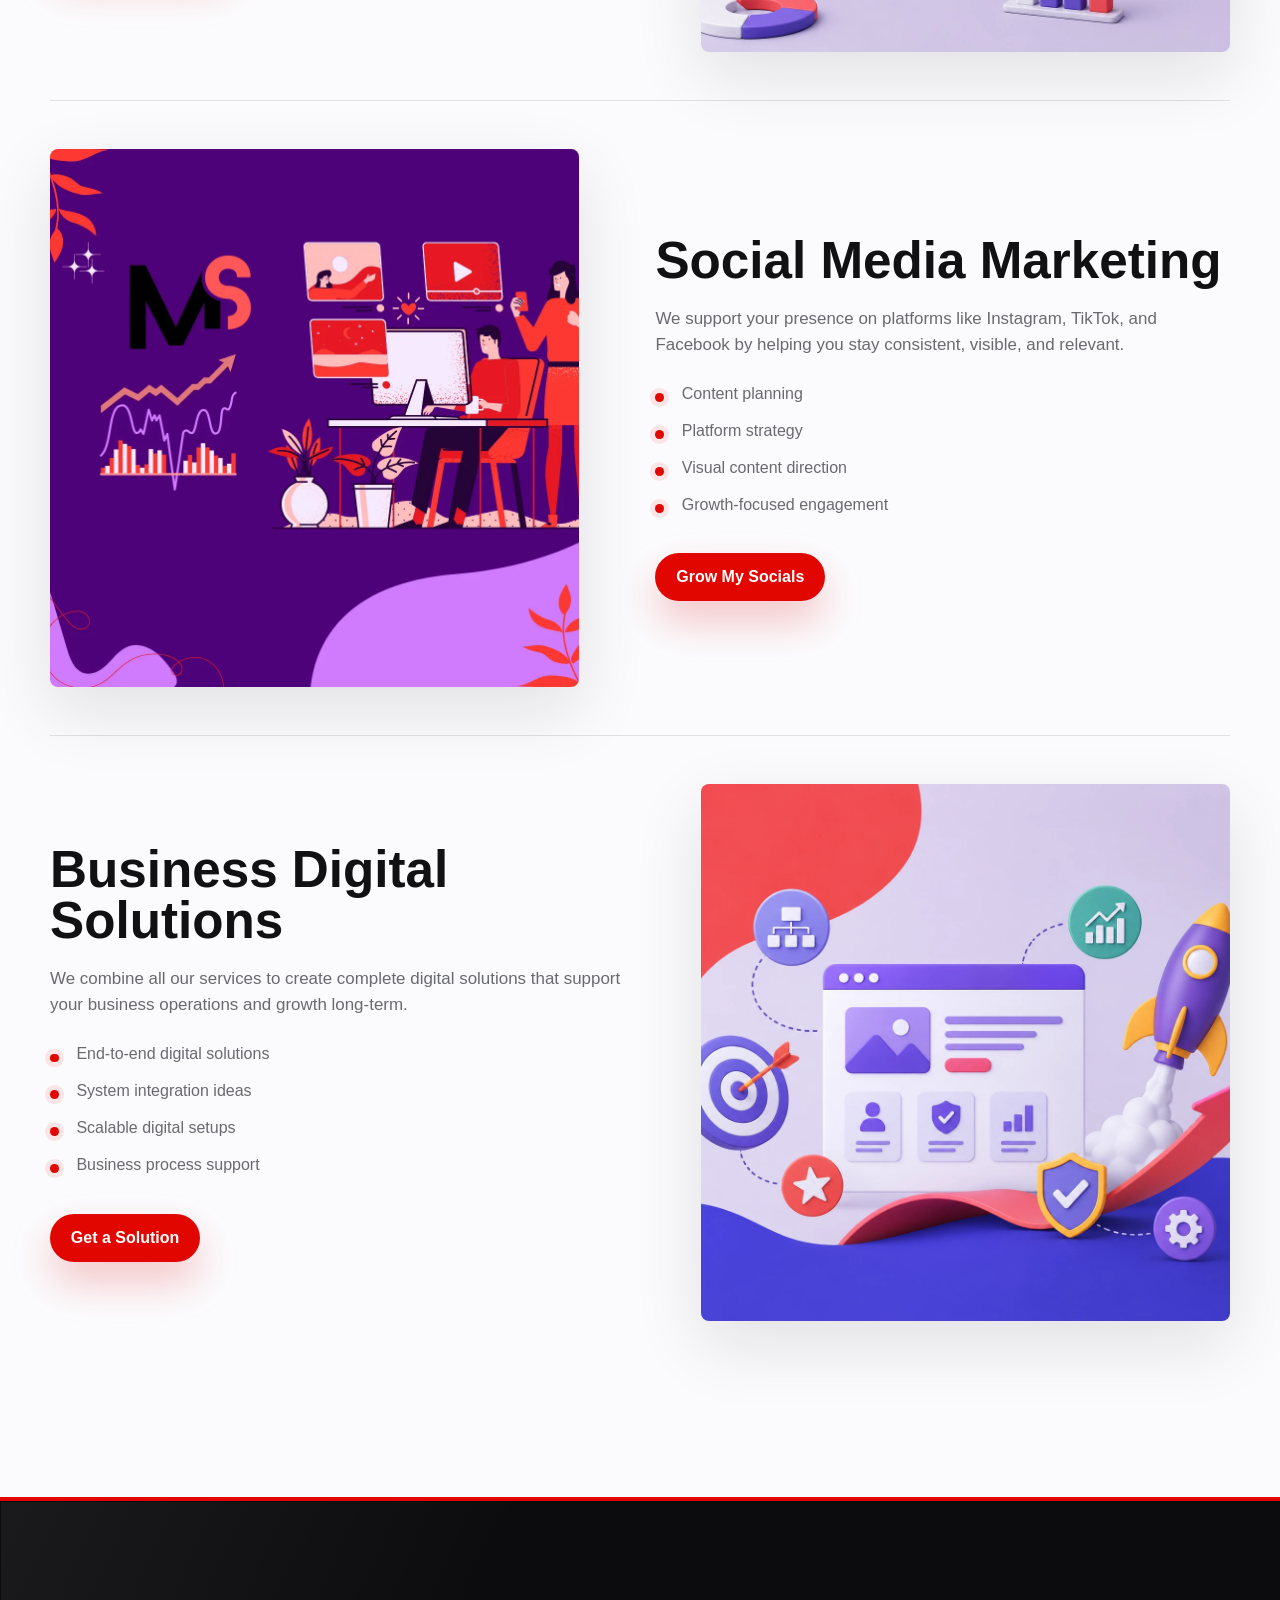
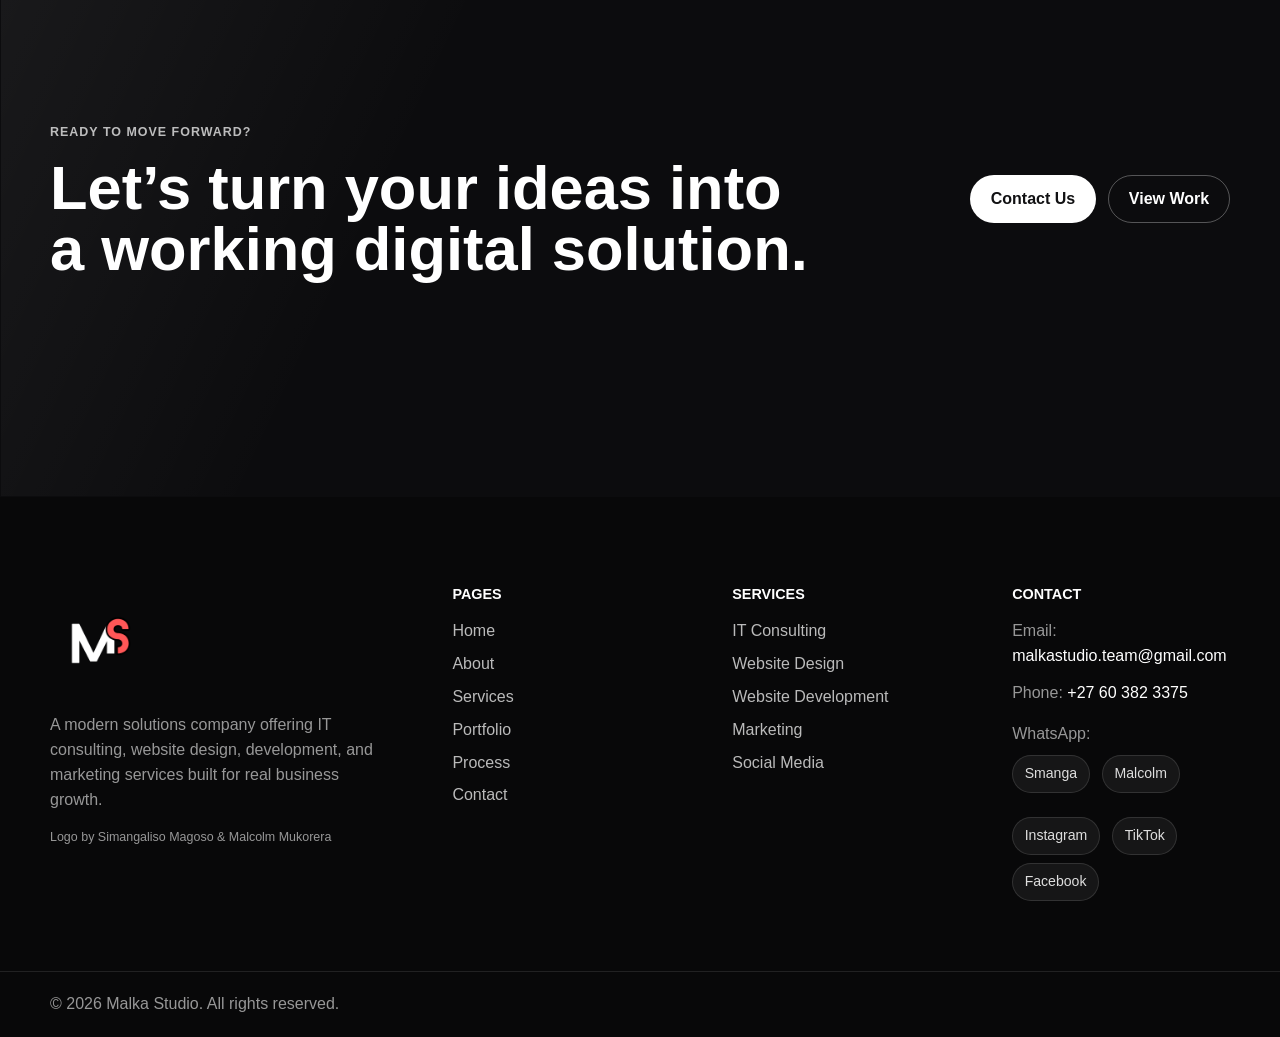
<file: services/index.html>
<!DOCTYPE html>
<html lang="en">
<head>
  <meta charset="UTF-8" />
  <meta name="viewport" content="width=device-width, initial-scale=1.0"/>
  <base href="/" />

  <title>Services | Malka Studio</title>
  <meta name="description" content="Explore Malka Studio services including IT consulting, website design, development, and digital marketing solutions." />
  <meta property="og:title" content="Services | Malka Studio" />
  <meta property="og:description" content="Explore Malka Studio services including IT consulting, website design, development, and digital marketing solutions." />
  <meta property="og:type" content="website" />
  <meta property="og:url" content="https://malkastudioza.com/services" />
  <meta property="og:image" content="https://malkastudioza.com/assets/images/logo-dark.webp" />
  <meta name="twitter:card" content="summary_large_image" />
  <meta name="twitter:title" content="Services | Malka Studio" />
  <meta name="twitter:description" content="Explore Malka Studio services including IT consulting, website design, development, and digital marketing solutions." />
  <meta name="twitter:image" content="https://malkastudioza.com/assets/images/logo-dark.webp" />

  <link rel="canonical" href="https://malkastudioza.com/services" />
  <link rel="icon" type="image/png" sizes="32x32" href="assets/images/favicon-32.png" />
  <link rel="icon" type="image/png" sizes="192x192" href="assets/images/favicon-192.png" />
  <link rel="apple-touch-icon" sizes="180x180" href="assets/images/apple-touch-icon.png" />
  <link rel="shortcut icon" href="assets/images/favicon.ico" />

  <link rel="stylesheet" href="css/global.css" />
  <link rel="stylesheet" href="css/services.css" />
</head>
<body data-page="services">

  <!-- Shared Header -->
  <div id="header-placeholder"></div>

  <main id="main-content">

    <!-- Hero -->
    <section class="page-hero section">
      <div class="container">
        <p class="section-label">Our Services</p>
        <h1>Solutions designed to help your business grow and stand out.</h1>
        <p class="lead">
          We offer a range of services that combine design, technical expertise,
          and business understanding to deliver practical digital results.
        </p>
      </div>
    </section>

    <!-- Services List -->
    <section class="section services-main">
      <div class="container">

        <!-- IT Consulting -->
        <div class="service-block reveal" id="it-consulting">
          <div class="service-grid">
            <div class="service-image">
              <img src="assets/images/consultant.webp" alt="IT Consulting" loading="lazy" />
            </div>
            <div class="service-content">
              <h2>IT Consulting</h2>
              <p>
                We help you make better technology decisions that align with your
                business goals. Whether you're planning a new system or improving
                existing infrastructure, we guide you with practical, clear solutions.
              </p>
              <ul>
                <li>Technology planning and strategy</li>
                <li>System and infrastructure advice</li>
                <li>Digital transformation support</li>
                <li>Business-focused IT solutions</li>
              </ul>
              <a href="/contact?service=it-consulting" class="btn btn-primary">Get Consultation</a>
            </div>
          </div>
        </div>

        <!-- Website Design -->
        <div class="service-block reveal" id="web-design">
          <div class="service-grid reverse">
            <div class="service-image">
              <img src="assets/images/website-design.webp" alt="Website Design" loading="lazy" />
            </div>
            <div class="service-content">
              <h2>Website Design</h2>
              <p>
                We design modern, clean, and visually engaging websites that reflect
                your brand and capture attention instantly.
              </p>
              <ul>
                <li>UI/UX design</li>
                <li>Responsive layouts</li>
                <li>Brand-focused visuals</li>
                <li>User journey optimization</li>
              </ul>
              <a href="/contact?service=web-design" class="btn btn-primary">Start Design</a>
            </div>
          </div>
        </div>

        <!-- Website Development -->
        <div class="service-block reveal" id="web-development">
          <div class="service-grid">
            <div class="service-image">
              <img src="assets/images/website-1.webp" alt="Website Development" loading="lazy" />
            </div>
            <div class="service-content">
              <h2>Website Development</h2>
              <p>
                We build fast, secure, and scalable websites using modern development
                practices. Every site is structured for performance and future growth.
              </p>
              <ul>
                <li>Custom website development</li>
                <li>Performance optimization</li>
                <li>SEO-ready structure</li>
                <li>Clean and maintainable code</li>
              </ul>
              <a href="/contact?service=web-development" class="btn btn-primary">Build My Website</a>
            </div>
          </div>
        </div>

        <!-- Marketing -->
        <div class="service-block reveal" id="marketing">
          <div class="service-grid reverse">
            <div class="service-image">
              <img src="assets/images/marketing.webp" alt="Marketing Solutions" loading="lazy" />
            </div>
            <div class="service-content">
              <h2>Marketing Solutions</h2>
              <p>
                We help you communicate your value clearly through structured digital
                marketing strategies and content planning.
              </p>
              <ul>
                <li>Content strategy</li>
                <li>Brand messaging</li>
                <li>Campaign planning</li>
                <li>Audience engagement strategies</li>
              </ul>
              <a href="/contact?service=marketing" class="btn btn-primary">Improve Marketing</a>
            </div>
          </div>
        </div>

        <!-- Social Media -->
        <div class="service-block reveal" id="social-media">
          <div class="service-grid">
            <div class="service-image">
              <img src="assets/images/marketing-social-media.webp" alt="Social Media Marketing" loading="lazy" />
            </div>
            <div class="service-content">
              <h2>Social Media Marketing</h2>
              <p>
                We support your presence on platforms like Instagram, TikTok, and
                Facebook by helping you stay consistent, visible, and relevant.
              </p>
              <ul>
                <li>Content planning</li>
                <li>Platform strategy</li>
                <li>Visual content direction</li>
                <li>Growth-focused engagement</li>
              </ul>
              <a href="/contact?service=social-media" class="btn btn-primary">Grow My Socials</a>
            </div>
          </div>
        </div>

        <!-- Business Solutions -->
        <div class="service-block reveal" id="full-solution">
          <div class="service-grid reverse">
            <div class="service-image">
              <img src="assets/images/About-p.webp" alt="Business Solutions" loading="lazy" />
            </div>
            <div class="service-content">
              <h2>Business Digital Solutions</h2>
              <p>
                We combine all our services to create complete digital solutions that
                support your business operations and growth long-term.
              </p>
              <ul>
                <li>End-to-end digital solutions</li>
                <li>System integration ideas</li>
                <li>Scalable digital setups</li>
                <li>Business process support</li>
              </ul>
              <a href="/contact?service=full-solution" class="btn btn-primary">Get a Solution</a>
            </div>
          </div>
        </div>

      </div>
    </section>

    <!-- CTA -->
    <section class="section cta-banner">
      <div class="container cta-banner-inner reveal">
        <div>
          <p class="section-label light">Ready to move forward?</p>
          <h2>Let’s turn your ideas into a working digital solution.</h2>
        </div>

        <div class="cta-actions">
          <a href="/contact" class="btn btn-light">Contact Us</a>
          <a href="/portfolio" class="btn btn-outline-light">View Work</a>
        </div>
      </div>
    </section>

  </main>

  <!-- Shared Footer -->
  <div id="footer-placeholder"></div>

  <!-- WhatsApp Widget -->
  <div class="whatsapp-widget">
    <button id="whatsappToggle" class="whatsapp-toggle" type="button" aria-label="Open WhatsApp contact options">WhatsApp</button>

    <div id="whatsappMenu" class="whatsapp-menu">
      <a href="https://wa.me/+27810630088" target="_blank" rel="noopener noreferrer">
        Chat with Smanga
      </a>
      <a href="https://wa.me/+27603823375" target="_blank" rel="noopener noreferrer">
        Chat with Malcolm
      </a>
    </div>
  </div>

  <script src="js/main.js" defer></script>
</body>
</html>
</file>
<file: css/global.css>
/* =========================================
   MALKA STUDIO DESIGN SYSTEM
========================================= */

:root {
  --color-primary: #e10600;
  --color-primary-dark: #a80000;
  --color-accent: #ff6a3d;
  --color-ink: #111113;
  --color-text: #1d1d20;
  --color-muted: #696970;
  --color-soft: #8a8a92;
  --color-border: rgba(17, 17, 19, 0.11);
  --color-border-strong: rgba(17, 17, 19, 0.18);
  --color-bg: #fbfbfd;
  --color-bg-alt: #f4f4f6;
  --color-surface: rgba(255, 255, 255, 0.78);
  --color-white: #ffffff;
  --color-black: #000000;
  --color-focus: rgba(225, 6, 0, 0.34);

  --font-sans: -apple-system, BlinkMacSystemFont, "SF Pro Display", "SF Pro Text", "Inter", "Segoe UI", Arial, sans-serif;
  --container-width: 1180px;
  --container-wide: 1360px;
  --header-height: 76px;

  --space-1: 0.25rem;
  --space-2: 0.5rem;
  --space-3: 0.75rem;
  --space-4: 1rem;
  --space-5: 1.25rem;
  --space-6: 1.5rem;
  --space-8: 2rem;
  --space-10: 2.5rem;
  --space-12: 3rem;
  --space-16: 4rem;
  --space-20: 5rem;

  --radius-sm: 6px;
  --radius-md: 8px;
  --radius-lg: 8px;
  --radius-xl: 8px;
  --radius-pill: 999px;

  --shadow-xs: 0 1px 2px rgba(17, 17, 19, 0.04);
  --shadow-sm: 0 12px 32px rgba(17, 17, 19, 0.07);
  --shadow-md: 0 24px 70px rgba(17, 17, 19, 0.11);
  --shadow-red: 0 20px 42px rgba(225, 6, 0, 0.22);
  --transition: 180ms cubic-bezier(0.2, 0, 0, 1);
}

*,
*::before,
*::after {
  box-sizing: border-box;
  margin: 0;
  padding: 0;
}

html {
  scroll-behavior: smooth;
  text-size-adjust: 100%;
}

body {
  min-width: 320px;
  padding-top: var(--header-height);
  background: var(--color-bg);
  color: var(--color-text);
  font-family: var(--font-sans);
  font-size: 16px;
  line-height: 1.55;
  text-rendering: optimizeLegibility;
  overflow-x: hidden;
  -webkit-font-smoothing: antialiased;
}

body.nav-open {
  overflow: hidden;
}

body.nav-open::after {
  content: "";
  position: fixed;
  inset: 0;
  z-index: 9998;
  background: rgba(17, 17, 19, 0.28);
  backdrop-filter: blur(3px);
}

.container {
  width: min(calc(100% - clamp(32px, 6vw, 96px)), var(--container-width));
  margin-inline: auto;
}

.container-wide {
  width: min(calc(100% - clamp(32px, 6vw, 96px)), var(--container-wide));
  margin-inline: auto;
}

#header-placeholder {
  position: relative;
  z-index: 9999;
}

.skip-link {
  position: fixed;
  top: 10px;
  left: 10px;
  z-index: 10002;
  padding: 0.7rem 1rem;
  border-radius: var(--radius-sm);
  background: var(--color-ink);
  color: var(--color-white);
  font-weight: 700;
  text-decoration: none;
  transform: translateY(-150%);
  transition: transform var(--transition);
}

.skip-link:focus {
  transform: translateY(0);
}

[id] {
  scroll-margin-top: calc(var(--header-height) + 28px);
}

img,
picture,
svg,
video,
iframe {
  max-width: 100%;
}

img {
  height: auto;
}

a,
button,
input,
select,
textarea {
  font: inherit;
}

a {
  color: inherit;
}

button {
  color: inherit;
}

a:focus-visible,
button:focus-visible,
input:focus-visible,
select:focus-visible,
textarea:focus-visible {
  outline: 3px solid var(--color-focus);
  outline-offset: 4px;
}

::selection {
  background: rgba(225, 6, 0, 0.14);
  color: var(--color-ink);
}

h1,
h2,
h3,
h4 {
  color: var(--color-ink);
  font-weight: 720;
  letter-spacing: 0;
}

h1 {
  font-size: clamp(2.85rem, 6vw, 5.35rem);
  line-height: 0.94;
}

h2 {
  font-size: clamp(2rem, 4vw, 4.15rem);
  line-height: 1;
}

h3 {
  font-size: clamp(1.18rem, 1.65vw, 1.55rem);
  line-height: 1.15;
}

h4 {
  font-size: 1rem;
  line-height: 1.25;
}

p {
  color: var(--color-muted);
}

.lead {
  margin-top: var(--space-5);
  color: #55555c;
  font-size: clamp(1.08rem, 1.6vw, 1.35rem);
  line-height: 1.5;
}

.eyebrow,
.section-label {
  display: inline-flex;
  align-items: center;
  width: fit-content;
  max-width: 100%;
  margin-bottom: var(--space-4);
  color: var(--color-primary);
  font-size: 0.78rem;
  font-weight: 760;
  letter-spacing: 0.08em;
  line-height: 1.35;
  text-transform: uppercase;
  white-space: normal;
}

.section-label.light {
  color: rgba(255, 255, 255, 0.72);
}

.section {
  padding-block: clamp(72px, 10vw, 132px);
}

.section-heading {
  max-width: 820px;
  margin-bottom: clamp(32px, 5vw, 62px);
}

.section-heading h2 {
  max-width: 780px;
}

.section-heading p:not(.section-label) {
  max-width: 680px;
  margin-top: var(--space-4);
  font-size: 1.05rem;
}

.page-hero {
  position: relative;
  isolation: isolate;
  overflow: hidden;
  min-height: clamp(380px, 42vw, 520px);
  padding-top: clamp(88px, 10vw, 126px);
  padding-bottom: clamp(64px, 8vw, 96px);
  border-bottom: 1px solid var(--color-border);
  background: linear-gradient(180deg, var(--color-white), var(--color-bg));
}

.page-hero h1 {
  max-width: 980px;
  margin-bottom: var(--space-5);
  text-wrap: balance;
}

.page-hero .lead {
  max-width: 720px;
}

.btn {
  display: inline-flex;
  align-items: center;
  justify-content: center;
  min-height: 48px;
  padding: 0.82rem 1.24rem;
  border: 1px solid transparent;
  border-radius: var(--radius-pill);
  cursor: pointer;
  font-weight: 680;
  line-height: 1;
  text-align: center;
  text-decoration: none;
  transition:
    color var(--transition),
    background var(--transition),
    border-color var(--transition),
    box-shadow var(--transition),
    transform var(--transition);
}

.btn:hover {
  transform: translateY(-2px);
}

.btn-primary {
  background: var(--color-primary);
  color: var(--color-white);
  box-shadow: var(--shadow-red);
}

.btn-primary:hover {
  background: var(--color-primary-dark);
  color: var(--color-white);
}

.btn-secondary {
  border-color: var(--color-border-strong);
  background: rgba(255, 255, 255, 0.7);
  color: var(--color-ink);
  box-shadow: var(--shadow-xs);
}

.btn-secondary:hover {
  border-color: rgba(17, 17, 19, 0.24);
  background: var(--color-white);
  color: var(--color-ink);
  box-shadow: var(--shadow-sm);
}

.btn-light {
  background: var(--color-white);
  color: var(--color-ink);
}

.btn-outline-light {
  border-color: rgba(255, 255, 255, 0.3);
  color: var(--color-white);
}

.btn-outline-light:hover {
  border-color: var(--color-white);
  background: var(--color-white);
  color: var(--color-ink);
}

.site-header {
  position: fixed;
  inset: 0 0 auto;
  z-index: 9999;
  height: var(--header-height);
  border-bottom: 1px solid rgba(17, 17, 19, 0.08);
  background: rgba(251, 251, 253, 0.78);
  backdrop-filter: blur(22px) saturate(160%);
  -webkit-backdrop-filter: blur(22px) saturate(160%);
  transition: background var(--transition), box-shadow var(--transition), border-color var(--transition);
}

.site-header.is-scrolled {
  border-color: rgba(17, 17, 19, 0.12);
  background: rgba(251, 251, 253, 0.9);
  box-shadow: 0 10px 32px rgba(17, 17, 19, 0.06);
}

.header-inner {
  display: flex;
  align-items: center;
  justify-content: space-between;
  height: var(--header-height);
}

.site-logo,
.mobile-logo {
  display: inline-flex;
  align-items: center;
  text-decoration: none;
}

.logo-image {
  display: block;
  width: 84px;
  height: auto;
}

.nav-links {
  display: flex;
  align-items: center;
  gap: 0.2rem;
  padding: 0.28rem;
  border: 1px solid rgba(17, 17, 19, 0.08);
  border-radius: var(--radius-pill);
  background: rgba(255, 255, 255, 0.62);
  list-style: none;
  box-shadow: var(--shadow-xs);
}

.nav-links a {
  display: inline-flex;
  align-items: center;
  min-height: 38px;
  padding: 0 0.9rem;
  border-radius: var(--radius-pill);
  color: rgba(17, 17, 19, 0.76);
  font-size: 0.92rem;
  font-weight: 620;
  text-decoration: none;
  transition: color var(--transition), background var(--transition);
}

.nav-links a:hover,
.nav-links a.active,
.mobile-nav a.active {
  background: rgba(17, 17, 19, 0.055);
  color: var(--color-ink);
}

.nav-links .nav-cta {
  background: var(--color-ink);
  color: var(--color-white);
}

.nav-links .nav-cta:hover,
.nav-links .nav-cta.active {
  background: var(--color-primary);
  color: var(--color-white);
}

.nav-toggle {
  z-index: 10001;
  display: none;
  flex-direction: column;
  align-items: center;
  justify-content: center;
  gap: 5px;
  width: 46px;
  height: 46px;
  border: 1px solid var(--color-border);
  border-radius: 50%;
  background: rgba(255, 255, 255, 0.8);
  cursor: pointer;
  transition: background var(--transition), border-color var(--transition);
}

.nav-toggle span {
  width: 18px;
  height: 2px;
  border-radius: var(--radius-pill);
  background: var(--color-ink);
  transition: transform var(--transition), opacity var(--transition);
}

.nav-toggle.active span:nth-child(1) {
  transform: rotate(45deg) translate(5px, 5px);
}

.nav-toggle.active span:nth-child(2) {
  opacity: 0;
}

.nav-toggle.active span:nth-child(3) {
  transform: rotate(-45deg) translate(5px, -5px);
}

.mobile-nav {
  position: fixed;
  top: 12px;
  right: 12px;
  z-index: 10000;
  display: flex;
  flex-direction: column;
  width: min(calc(100% - 24px), 440px);
  height: calc(100dvh - 24px);
  padding: 22px;
  border: 1px solid rgba(17, 17, 19, 0.1);
  border-radius: var(--radius-xl);
  background: rgba(255, 255, 255, 0.94);
  opacity: 0;
  visibility: hidden;
  transform: translateX(24px) scale(0.98);
  transition: opacity 240ms ease, transform 240ms ease, visibility 240ms ease;
  box-shadow: var(--shadow-md);
  overflow-y: auto;
  backdrop-filter: blur(22px);
  -webkit-backdrop-filter: blur(22px);
}

.mobile-nav.open {
  opacity: 1;
  visibility: visible;
  transform: translateX(0) scale(1);
}

.mobile-nav-header {
  display: flex;
  align-items: center;
  justify-content: space-between;
  margin-bottom: var(--space-10);
}

.mobile-logo-image {
  display: block;
  width: 88px;
}

.nav-close {
  display: grid;
  place-items: center;
  width: 44px;
  height: 44px;
  border: 1px solid var(--color-border);
  border-radius: 50%;
  background: var(--color-bg-alt);
  color: var(--color-ink);
  cursor: pointer;
  transition: background var(--transition), transform var(--transition);
}

.nav-close:hover {
  background: #ececef;
  transform: rotate(90deg);
}

.mobile-nav ul {
  display: flex;
  flex-direction: column;
  gap: var(--space-2);
  list-style: none;
}

.mobile-nav ul li a {
  display: flex;
  align-items: center;
  min-height: 52px;
  padding: 0 var(--space-4);
  border-radius: var(--radius-md);
  color: var(--color-ink);
  font-size: clamp(1.35rem, 5vw, 2rem);
  font-weight: 730;
  line-height: 1;
  text-decoration: none;
  transition: background var(--transition), color var(--transition), transform var(--transition);
}

.mobile-nav ul li a:hover {
  background: var(--color-bg-alt);
  transform: translateX(4px);
}

.mobile-nav-extra {
  margin-top: auto;
  padding-top: var(--space-8);
}

.mobile-nav-extra p {
  max-width: 300px;
  margin-bottom: var(--space-5);
}

.mobile-socials {
  display: flex;
  flex-wrap: wrap;
  gap: var(--space-2);
  margin-bottom: var(--space-5);
}

.mobile-socials a {
  min-height: 38px;
  padding: 0.55rem 0.8rem;
  border: 1px solid var(--color-border);
  border-radius: var(--radius-pill);
  background: rgba(255, 255, 255, 0.78);
  color: var(--color-ink);
  font-size: 0.9rem;
  font-weight: 620;
  text-decoration: none;
}

.mobile-socials a:hover {
  border-color: rgba(225, 6, 0, 0.28);
  color: var(--color-primary);
}

.mobile-contact-btn {
  width: 100%;
}

.service-card,
.portfolio-card,
.process-card,
.mvv-card,
.team-card,
.benefit-card,
.contact-form-wrapper,
.contact-block,
.project-card,
.social-window,
.stat-box,
.timeline-item {
  border: 1px solid var(--color-border);
  background: var(--color-white);
  box-shadow: var(--shadow-xs);
}

.service-card,
.portfolio-card,
.process-card {
  overflow: hidden;
  border-radius: var(--radius-lg);
  transition: transform var(--transition), box-shadow var(--transition), border-color var(--transition);
}

.service-card:hover,
.portfolio-card:hover,
.process-card:hover {
  border-color: rgba(17, 17, 19, 0.17);
  box-shadow: var(--shadow-sm);
  transform: translateY(-5px);
}

.cta-banner,
.showcase-banner {
  position: relative;
  isolation: isolate;
  overflow: hidden;
  border-top: 4px solid var(--color-primary);
  background: #0c0c0e;
  color: var(--color-white);
}

.cta-banner::after,
.showcase-banner::after {
  content: "";
  position: absolute;
  inset: 1px;
  z-index: -1;
  background: linear-gradient(115deg, rgba(255, 255, 255, 0.06), transparent 34%);
  pointer-events: none;
}

.cta-banner-inner,
.showcase-banner-inner {
  display: flex;
  align-items: center;
  justify-content: space-between;
  gap: var(--space-8);
  min-height: clamp(260px, 28vw, 340px);
}

.cta-banner-inner h2,
.showcase-banner-inner h2 {
  max-width: 780px;
  color: var(--color-white);
  font-size: clamp(2.15rem, 4.8vw, 5rem);
}

.cta-actions {
  display: flex;
  flex-wrap: wrap;
  gap: var(--space-3);
}

.site-footer {
  padding-top: clamp(56px, 8vw, 88px);
  background: #080809;
  color: rgba(255, 255, 255, 0.78);
}

.footer-grid {
  display: grid;
  grid-template-columns: minmax(260px, 1.25fr) repeat(3, minmax(150px, 0.8fr));
  gap: clamp(28px, 5vw, 62px);
}

.footer-logo {
  width: 104px;
  margin-bottom: var(--space-4);
}

.footer-brand p,
.footer-contact p,
.footer-bottom p,
.footer-credit {
  color: rgba(255, 255, 255, 0.58);
}

.footer-brand p {
  max-width: 350px;
  margin-bottom: var(--space-4);
}

.footer-credit {
  display: block;
  font-size: 0.78rem;
}

.site-footer h4 {
  margin-bottom: var(--space-4);
  color: var(--color-white);
  font-size: 0.9rem;
  text-transform: uppercase;
}

.footer-links ul {
  list-style: none;
}

.footer-links li {
  margin-bottom: var(--space-2);
}

.site-footer a {
  color: rgba(255, 255, 255, 0.72);
  text-decoration: none;
  transition: color var(--transition);
}

.site-footer a:hover,
.site-footer a:focus-visible {
  color: var(--color-white);
}

.footer-contact p {
  margin-bottom: var(--space-3);
}

.footer-contact p a {
  color: var(--color-white);
}

.footer-whatsapp {
  margin: var(--space-4) 0;
}

.footer-whatsapp p {
  margin-bottom: var(--space-2);
}

.footer-whatsapp a,
.footer-socials a {
  display: inline-flex;
  align-items: center;
  min-height: 34px;
  margin: 0 var(--space-2) var(--space-2) 0;
  padding: 0.45rem 0.72rem;
  border: 1px solid rgba(255, 255, 255, 0.12);
  border-radius: var(--radius-pill);
  background: rgba(255, 255, 255, 0.06);
  color: rgba(255, 255, 255, 0.86);
  font-size: 0.88rem;
}

.footer-whatsapp a:hover,
.footer-socials a:hover {
  border-color: rgba(255, 255, 255, 0.28);
  color: var(--color-white);
}

.footer-bottom {
  margin-top: clamp(36px, 5vw, 62px);
  padding: var(--space-5) 0;
  border-top: 1px solid rgba(255, 255, 255, 0.1);
}

.footer-bottom-inner {
  display: flex;
  align-items: center;
  justify-content: space-between;
}

.whatsapp-widget {
  position: fixed;
  right: 22px;
  bottom: 22px;
  z-index: 9000;
}

.whatsapp-toggle {
  position: relative;
  z-index: 1;
  min-height: 48px;
  padding: 0 1rem;
  border: none;
  border-radius: var(--radius-pill);
  background: #22c55e;
  color: var(--color-white);
  cursor: pointer;
  font-weight: 760;
  box-shadow: 0 18px 38px rgba(34, 197, 94, 0.28);
  transition: box-shadow var(--transition), transform var(--transition), background var(--transition);
}

.whatsapp-toggle::before {
  content: "";
  position: absolute;
  inset: -7px;
  z-index: -1;
  border: 2px solid rgba(34, 197, 94, 0.28);
  border-radius: inherit;
  opacity: 0;
  animation: whatsappRing 2.8s ease-out infinite;
}

.whatsapp-toggle:hover {
  background: #16a34a;
  transform: translateY(-2px);
}

.whatsapp-menu {
  position: absolute;
  right: 0;
  bottom: calc(100% + 12px);
  display: flex;
  flex-direction: column;
  min-width: 220px;
  padding: var(--space-2);
  border: 1px solid var(--color-border);
  border-radius: var(--radius-md);
  background: rgba(255, 255, 255, 0.95);
  opacity: 0;
  visibility: hidden;
  transform: translateY(10px) scale(0.98);
  transform-origin: right bottom;
  box-shadow: var(--shadow-md);
  transition: opacity var(--transition), transform var(--transition), visibility var(--transition);
  backdrop-filter: blur(18px);
}

.whatsapp-menu.open {
  opacity: 1;
  visibility: visible;
  transform: translateY(0) scale(1);
}

.whatsapp-menu a {
  padding: 0.75rem;
  border-radius: var(--radius-sm);
  color: var(--color-ink);
  font-weight: 620;
  text-decoration: none;
  transition: background var(--transition), color var(--transition);
}

.whatsapp-menu a:hover,
.whatsapp-menu a:focus-visible {
  background: var(--color-bg-alt);
  color: var(--color-primary);
}

.back-to-top {
  position: fixed;
  right: 22px;
  bottom: 84px;
  display: grid;
  place-items: center;
  width: 46px;
  height: 46px;
  border: 1px solid rgba(17, 17, 19, 0.09);
  border-radius: 50%;
  background: rgba(255, 255, 255, 0.9);
  color: var(--color-ink);
  cursor: pointer;
  opacity: 0;
  visibility: hidden;
  box-shadow: var(--shadow-sm);
  transition: opacity var(--transition), transform var(--transition), visibility var(--transition);
  backdrop-filter: blur(18px);
}

.back-to-top.show {
  opacity: 1;
  visibility: visible;
}

.back-to-top:hover {
  transform: translateY(-3px);
}

.reveal {
  opacity: 0;
  transform: translateY(22px);
  transition: opacity 620ms ease, transform 620ms ease;
}

.reveal.active {
  opacity: 1;
  transform: translateY(0);
}

@keyframes whatsappRing {
  0% {
    opacity: 0.6;
    transform: scale(0.9);
  }

  72%,
  100% {
    opacity: 0;
    transform: scale(1.22);
  }
}

@media (max-width: 980px) {
  .nav-links {
    display: none;
  }

  .nav-toggle {
    display: flex;
  }

  .footer-grid {
    grid-template-columns: 1fr 1fr;
  }

  .cta-banner-inner,
  .showcase-banner-inner {
    align-items: flex-start;
    flex-direction: column;
    justify-content: center;
  }
}

@media (max-width: 700px) {
  :root {
    --header-height: 68px;
  }

  body {
    background: var(--color-bg);
  }

  .container,
  .container-wide {
    width: min(calc(100% - 32px), var(--container-width));
  }

  .section {
    padding-block: 68px;
  }

  .page-hero {
    min-height: auto;
    padding-top: 76px;
    padding-bottom: 72px;
  }

  h1 {
    font-size: clamp(2.75rem, 15vw, 4.4rem);
  }

  .header-inner,
  .site-header {
    height: var(--header-height);
  }

  .logo-image {
    width: 72px;
  }

  .mobile-nav {
    padding: 18px;
  }

  .footer-grid {
    grid-template-columns: 1fr;
  }

  .footer-bottom-inner {
    align-items: flex-start;
    flex-direction: column;
    gap: var(--space-2);
  }

  .cta-actions,
  .hero-actions {
    flex-direction: column;
    align-items: stretch;
    width: 100%;
  }

  .whatsapp-widget {
    right: 14px;
    bottom: 14px;
  }

  .back-to-top {
    right: 14px;
    bottom: 76px;
  }
}

@media (hover: none) {
  .btn:hover,
  .service-card:hover,
  .portfolio-card:hover,
  .process-card:hover,
  .back-to-top:hover {
    transform: none;
  }
}

@media (prefers-reduced-motion: reduce) {
  *,
  *::before,
  *::after {
    scroll-behavior: auto !important;
    animation-duration: 0.01ms !important;
    animation-iteration-count: 1 !important;
    transition-duration: 0.01ms !important;
  }

  .whatsapp-toggle::before {
    animation: none;
  }

  .reveal {
    opacity: 1;
    transform: none;
  }
}
</file>
<file: css/home.css>
/* =========================================
   HOME PAGE
========================================= */

.hero {
  position: relative;
  isolation: isolate;
  overflow: hidden;
  min-height: auto;
  padding-top: clamp(58px, 7vw, 88px);
  padding-bottom: clamp(28px, 4vw, 46px);
  background: linear-gradient(180deg, var(--color-white), var(--color-bg));
}

.hero::after {
  content: "";
  position: absolute;
  inset: auto 0 0;
  z-index: -1;
  height: 34%;
  background: linear-gradient(180deg, transparent, rgba(17, 17, 19, 0.035));
}

.hero-grid {
  display: grid;
  grid-template-columns: minmax(0, 1.08fr) minmax(390px, 0.92fr);
  gap: clamp(30px, 5vw, 72px);
  align-items: center;
}

.hero-copy h1 {
  max-width: 900px;
  margin-bottom: var(--space-4);
  font-size: clamp(2.95rem, 5.1vw, 4.65rem);
  line-height: 0.96;
  text-wrap: balance;
}

.hero-copy .lead {
  max-width: 660px;
  margin-top: var(--space-4);
  margin-bottom: var(--space-6);
  font-size: clamp(1.04rem, 1.35vw, 1.2rem);
}

.hero-actions {
  display: flex;
  flex-wrap: wrap;
  gap: var(--space-3);
  margin-bottom: var(--space-6);
}

.hero-badges {
  display: flex;
  flex-wrap: wrap;
  gap: var(--space-2);
  max-width: 680px;
}

.hero-badges span {
  display: inline-flex;
  align-items: center;
  min-height: 38px;
  padding: 0.5rem 0.82rem;
  border: 1px solid rgba(17, 17, 19, 0.09);
  border-radius: var(--radius-pill);
  background: rgba(255, 255, 255, 0.7);
  color: rgba(17, 17, 19, 0.78);
  font-size: 0.9rem;
  font-weight: 640;
  box-shadow: var(--shadow-xs);
  backdrop-filter: blur(16px);
}

.hero-visual {
  position: relative;
}

.hero-slider {
  position: relative;
  min-height: clamp(360px, 39vw, 540px);
  overflow: hidden;
  border: 1px solid rgba(17, 17, 19, 0.1);
  border-radius: clamp(26px, 4vw, 44px);
  background: #ececef;
  box-shadow: var(--shadow-md);
}

.hero-slider::after {
  content: "";
  position: absolute;
  inset: 0;
  background: linear-gradient(180deg, transparent 54%, rgba(0, 0, 0, 0.16));
  pointer-events: none;
}

.hero-slider .slide {
  position: absolute;
  inset: 0;
  width: 100%;
  height: 100%;
  object-fit: cover;
  opacity: 0;
  transform: scale(1.04);
  transition: opacity 900ms ease, transform 1400ms ease;
}

.hero-slider .slide.active {
  opacity: 1;
  transform: scale(1);
}

.floating-card {
  position: absolute;
  z-index: 2;
  display: flex;
  flex-direction: column;
  gap: var(--space-2);
  max-width: 248px;
  padding: var(--space-5);
  border: 1px solid rgba(255, 255, 255, 0.48);
  border-radius: var(--radius-lg);
  background: rgba(255, 255, 255, 0.78);
  box-shadow: var(--shadow-sm);
  backdrop-filter: blur(18px);
  transition: transform var(--transition), box-shadow var(--transition);
}

.floating-card strong {
  color: var(--color-ink);
  font-size: 1.02rem;
}

.floating-card span {
  color: var(--color-muted);
  font-size: 0.92rem;
  line-height: 1.45;
}

.card-a {
  left: -28px;
  bottom: 72px;
  animation: floatCard 5s ease-in-out infinite;
}

.card-b {
  top: 58px;
  right: -22px;
  animation: floatCard 5.8s ease-in-out infinite;
}

.intro-strip {
  padding-block: clamp(48px, 6vw, 78px);
  border-block: 1px solid var(--color-border);
  background: rgba(255, 255, 255, 0.72);
}

.intro-strip-grid {
  display: grid;
  grid-template-columns: minmax(0, 0.9fr) minmax(0, 1fr);
  gap: clamp(28px, 5vw, 72px);
  align-items: start;
}

.intro-strip h2 {
  max-width: 680px;
}

.intro-strip p:last-child {
  max-width: 690px;
  font-size: clamp(1.06rem, 1.6vw, 1.28rem);
}

.services-preview,
.portfolio-preview {
  background: var(--color-bg);
}

.service-cards,
.portfolio-grid {
  display: grid;
  grid-template-columns: repeat(3, minmax(0, 1fr));
  gap: clamp(18px, 2.6vw, 30px);
}

.service-card {
  min-height: 100%;
  background: var(--color-white);
}

.service-card img {
  display: block;
  width: 100%;
  aspect-ratio: 1.18 / 1;
  object-fit: cover;
  transition: transform 600ms ease;
}

.service-card h3 {
  padding: var(--space-6) var(--space-6) var(--space-2);
}

.service-card p {
  padding: 0 var(--space-6) var(--space-5);
}

.service-card a {
  display: inline-flex;
  align-items: center;
  margin: 0 var(--space-6) var(--space-6);
  color: var(--color-primary);
  font-weight: 720;
  text-decoration: none;
}

.service-card a::after,
.project-content a::after {
  content: "→";
  margin-left: 0.35rem;
  transition: transform var(--transition);
}

.service-card a:hover::after,
.project-content a:hover::after {
  transform: translateX(3px);
}

.service-card:hover img,
.project-card:hover img,
.social-post-card:hover img {
  transform: scale(1.045);
}

.why-us {
  background:
    linear-gradient(180deg, var(--color-bg), var(--color-bg-alt));
}

.why-grid {
  display: grid;
  grid-template-columns: minmax(0, 0.96fr) minmax(0, 1fr);
  gap: clamp(34px, 6vw, 76px);
  align-items: center;
}

.why-image img {
  display: block;
  width: 100%;
  height: clamp(420px, 45vw, 620px);
  object-fit: cover;
  border-radius: var(--radius-xl);
  box-shadow: var(--shadow-md);
}

.why-copy h2 {
  max-width: 760px;
  margin-bottom: var(--space-5);
}

.feature-list {
  display: grid;
  gap: var(--space-3);
  margin-top: var(--space-8);
}

.feature-list > div {
  padding: var(--space-5);
  border: 1px solid var(--color-border);
  border-radius: var(--radius-lg);
  background: rgba(255, 255, 255, 0.76);
  box-shadow: var(--shadow-xs);
}

.feature-list h3 {
  margin-bottom: var(--space-2);
}

.stats-section {
  padding-top: clamp(54px, 6vw, 84px);
  padding-bottom: clamp(68px, 8vw, 108px);
  background: var(--color-bg-alt);
}

.stats-grid {
  display: grid;
  grid-template-columns: repeat(4, minmax(0, 1fr));
  gap: var(--space-4);
}

.stat-box {
  min-height: 180px;
  padding: var(--space-8) var(--space-5);
  border-radius: var(--radius-lg);
  text-align: center;
  transition: transform var(--transition), box-shadow var(--transition);
}

.stat-box:hover {
  transform: translateY(-4px);
  box-shadow: var(--shadow-sm);
}

.stat-box .counter {
  display: block;
  margin-bottom: var(--space-2);
  color: var(--color-primary);
  font-size: clamp(2.4rem, 5vw, 4rem);
  font-weight: 760;
  line-height: 0.95;
}

.stat-box p {
  max-width: 175px;
  margin-inline: auto;
  color: var(--color-ink);
  font-weight: 620;
}

.project-card {
  overflow: hidden;
  border-radius: var(--radius-lg);
  transition: transform var(--transition), box-shadow var(--transition);
}

.project-card:hover {
  transform: translateY(-5px);
  box-shadow: var(--shadow-sm);
}

.project-card img {
  display: block;
  width: 100%;
  aspect-ratio: 1.25 / 1;
  object-fit: cover;
  transition: transform 600ms ease;
}

.project-content {
  padding: var(--space-6);
}

.project-content span {
  display: inline-block;
  margin-bottom: var(--space-3);
  color: var(--color-primary);
  font-size: 0.78rem;
  font-weight: 780;
  letter-spacing: 0.08em;
  text-transform: uppercase;
}

.project-content h3 {
  margin-bottom: var(--space-3);
}

.section-cta {
  display: flex;
  justify-content: center;
  margin-top: clamp(30px, 4vw, 48px);
}

.social-live-section {
  background: linear-gradient(180deg, var(--color-bg-alt), var(--color-bg));
}

.social-live-grid {
  display: grid;
  grid-template-columns: 1fr;
  gap: clamp(18px, 3vw, 30px);
}

.social-window {
  overflow: hidden;
  border-radius: var(--radius-xl);
}

.social-window-header {
  display: flex;
  align-items: center;
  justify-content: space-between;
  gap: var(--space-4);
  padding: var(--space-5) var(--space-6);
  border-bottom: 1px solid var(--color-border);
  background: rgba(255, 255, 255, 0.72);
}

.social-window-header a {
  color: var(--color-primary);
  font-weight: 700;
  text-decoration: none;
}

.social-window-body {
  padding: var(--space-5);
  background: #f7f7f9;
}

.social-preview-feed {
  position: relative;
  height: clamp(460px, 70vw, 560px);
  overflow: hidden;
}

.social-preview-feed::before,
.social-preview-feed::after {
  content: "";
  position: absolute;
  right: 0;
  left: 0;
  z-index: 2;
  height: 58px;
  pointer-events: none;
}

.social-preview-feed::before {
  top: 0;
  background: linear-gradient(180deg, #f7f7f9, rgba(247, 247, 249, 0));
}

.social-preview-feed::after {
  bottom: 0;
  background: linear-gradient(0deg, #f7f7f9, rgba(247, 247, 249, 0));
}

.social-post-track {
  display: grid;
  gap: var(--space-4);
  animation: socialAutoScroll 26s linear infinite;
}

.social-preview-feed:hover .social-post-track {
  animation-play-state: paused;
}

.tiktok-track {
  animation-duration: 23s;
}

.facebook-track {
  animation-duration: 29s;
}

.social-post-card {
  overflow: hidden;
  border: 1px solid var(--color-border);
  border-radius: var(--radius-lg);
  background: var(--color-white);
  box-shadow: var(--shadow-xs);
}

.social-post-card img {
  display: block;
  width: 100%;
  height: 220px;
  object-fit: cover;
  transition: transform 600ms ease;
}

.social-post-card div {
  display: grid;
  gap: var(--space-2);
  padding: var(--space-5);
}

.social-post-card span {
  color: var(--color-primary);
  font-size: 0.78rem;
  font-weight: 780;
}

.social-post-card h4,
.social-post-card p {
  margin: 0;
}

.social-post-card h4 {
  color: var(--color-ink);
  font-size: 1.05rem;
}

.social-post-card p {
  font-size: 0.94rem;
}

.video-style {
  position: relative;
}

.video-style::before {
  content: "";
  position: absolute;
  top: 92px;
  left: 50%;
  z-index: 1;
  width: 48px;
  height: 48px;
  border-radius: 50%;
  background: rgba(0, 0, 0, 0.72);
  transform: translateX(-50%);
}

.video-style::after {
  content: "";
  position: absolute;
  top: 107px;
  left: calc(50% - 5px);
  z-index: 2;
  border-top: 9px solid transparent;
  border-bottom: 9px solid transparent;
  border-left: 14px solid #ffffff;
}

@keyframes floatCard {
  0%,
  100% {
    transform: translateY(0);
  }

  50% {
    transform: translateY(-9px);
  }
}

@keyframes socialAutoScroll {
  from {
    transform: translateY(0);
  }

  to {
    transform: translateY(calc(-50% - 8px));
  }
}

@media (min-width: 1120px) {
  .social-live-grid {
    grid-template-columns: repeat(3, 1fr);
    align-items: start;
  }

  .social-preview-feed {
    height: 700px;
  }
}

@media (max-width: 1120px) {
  .hero-grid,
  .why-grid {
    grid-template-columns: 1fr;
  }

  .hero-visual {
    max-width: 760px;
  }

  .floating-card {
    position: static;
    max-width: none;
    margin-top: var(--space-4);
  }

  .intro-strip-grid {
    grid-template-columns: 1fr;
  }

  .service-cards,
  .portfolio-grid,
  .stats-grid {
    grid-template-columns: repeat(2, minmax(0, 1fr));
  }
}

@media (max-width: 700px) {
  .hero {
    min-height: auto;
    padding-top: 48px;
    padding-bottom: 56px;
  }

  .hero-slider {
    min-height: 330px;
    border-radius: var(--radius-xl);
  }

  .hero-badges span {
    font-size: 0.86rem;
  }

  .service-cards,
  .portfolio-grid,
  .stats-grid {
    grid-template-columns: 1fr;
  }

  .why-image img {
    height: 330px;
  }

  .social-window-header {
    align-items: flex-start;
    flex-direction: column;
  }
}
</file>
